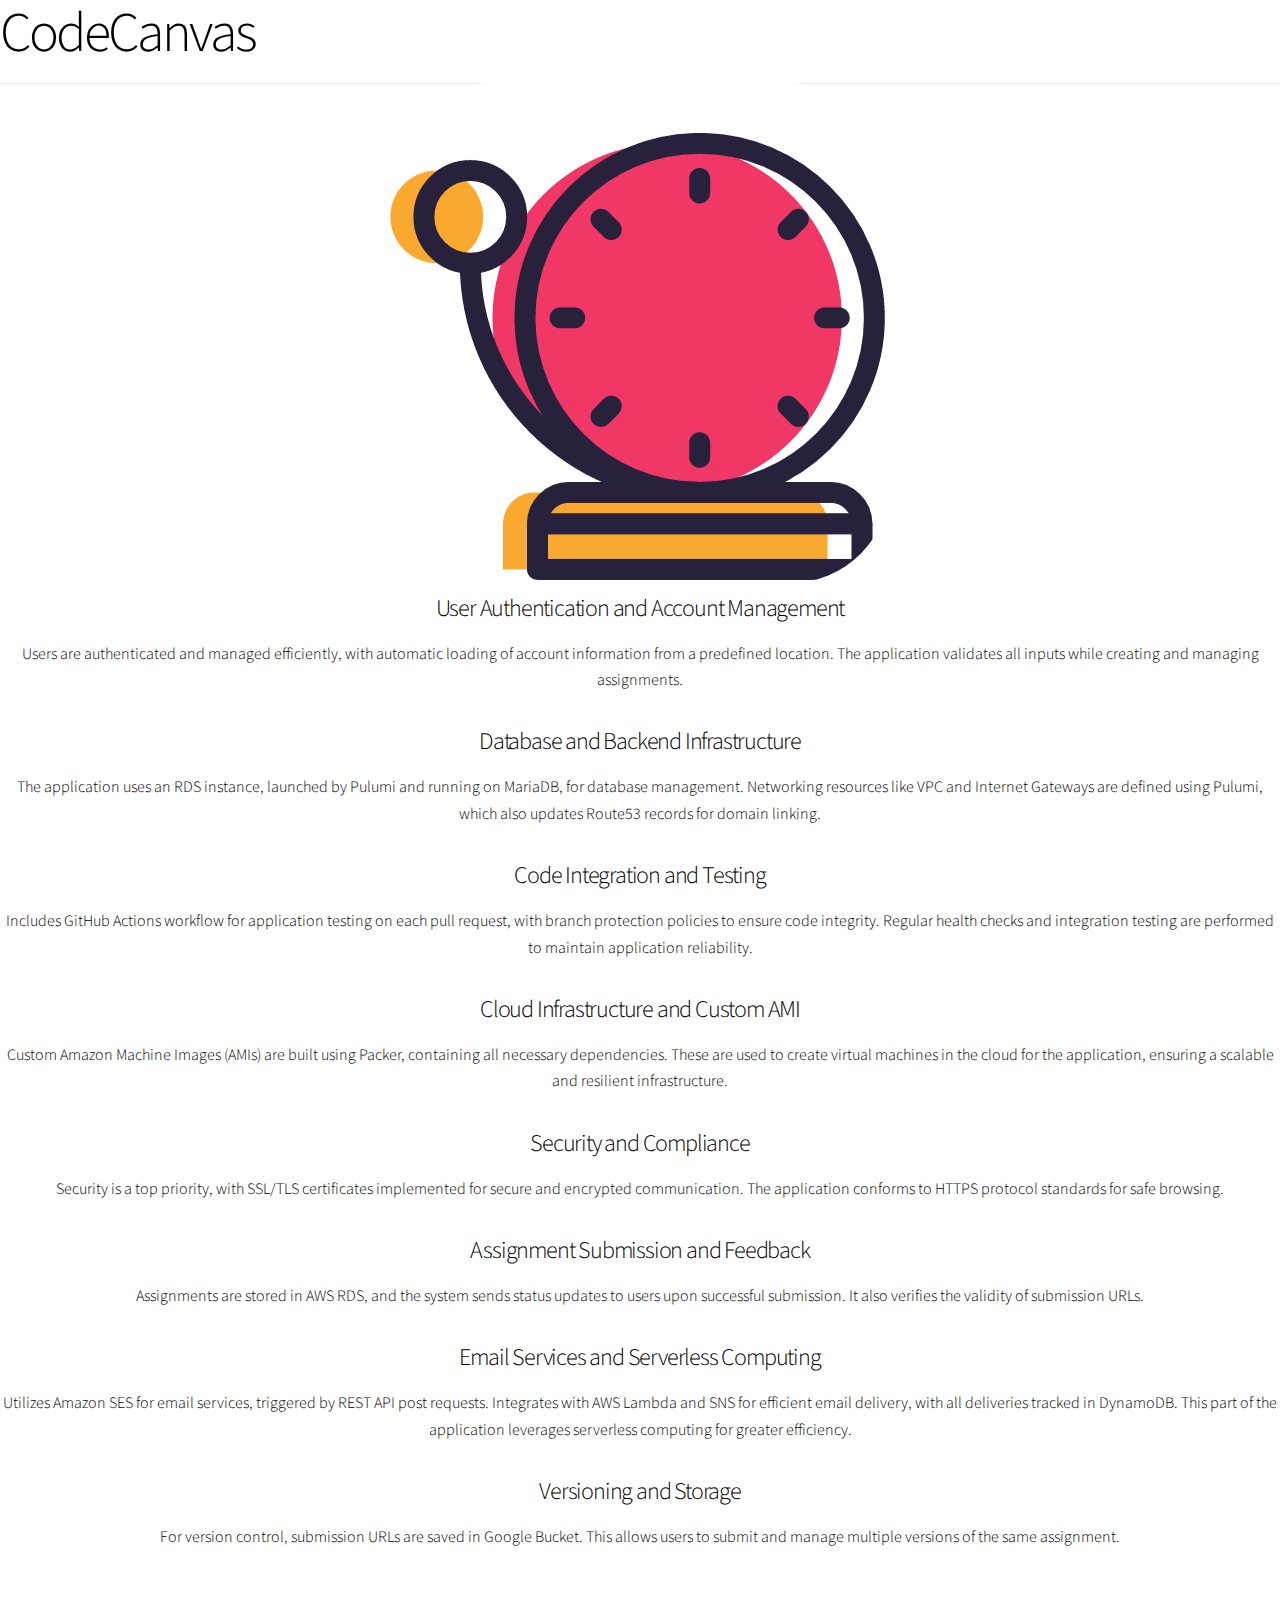
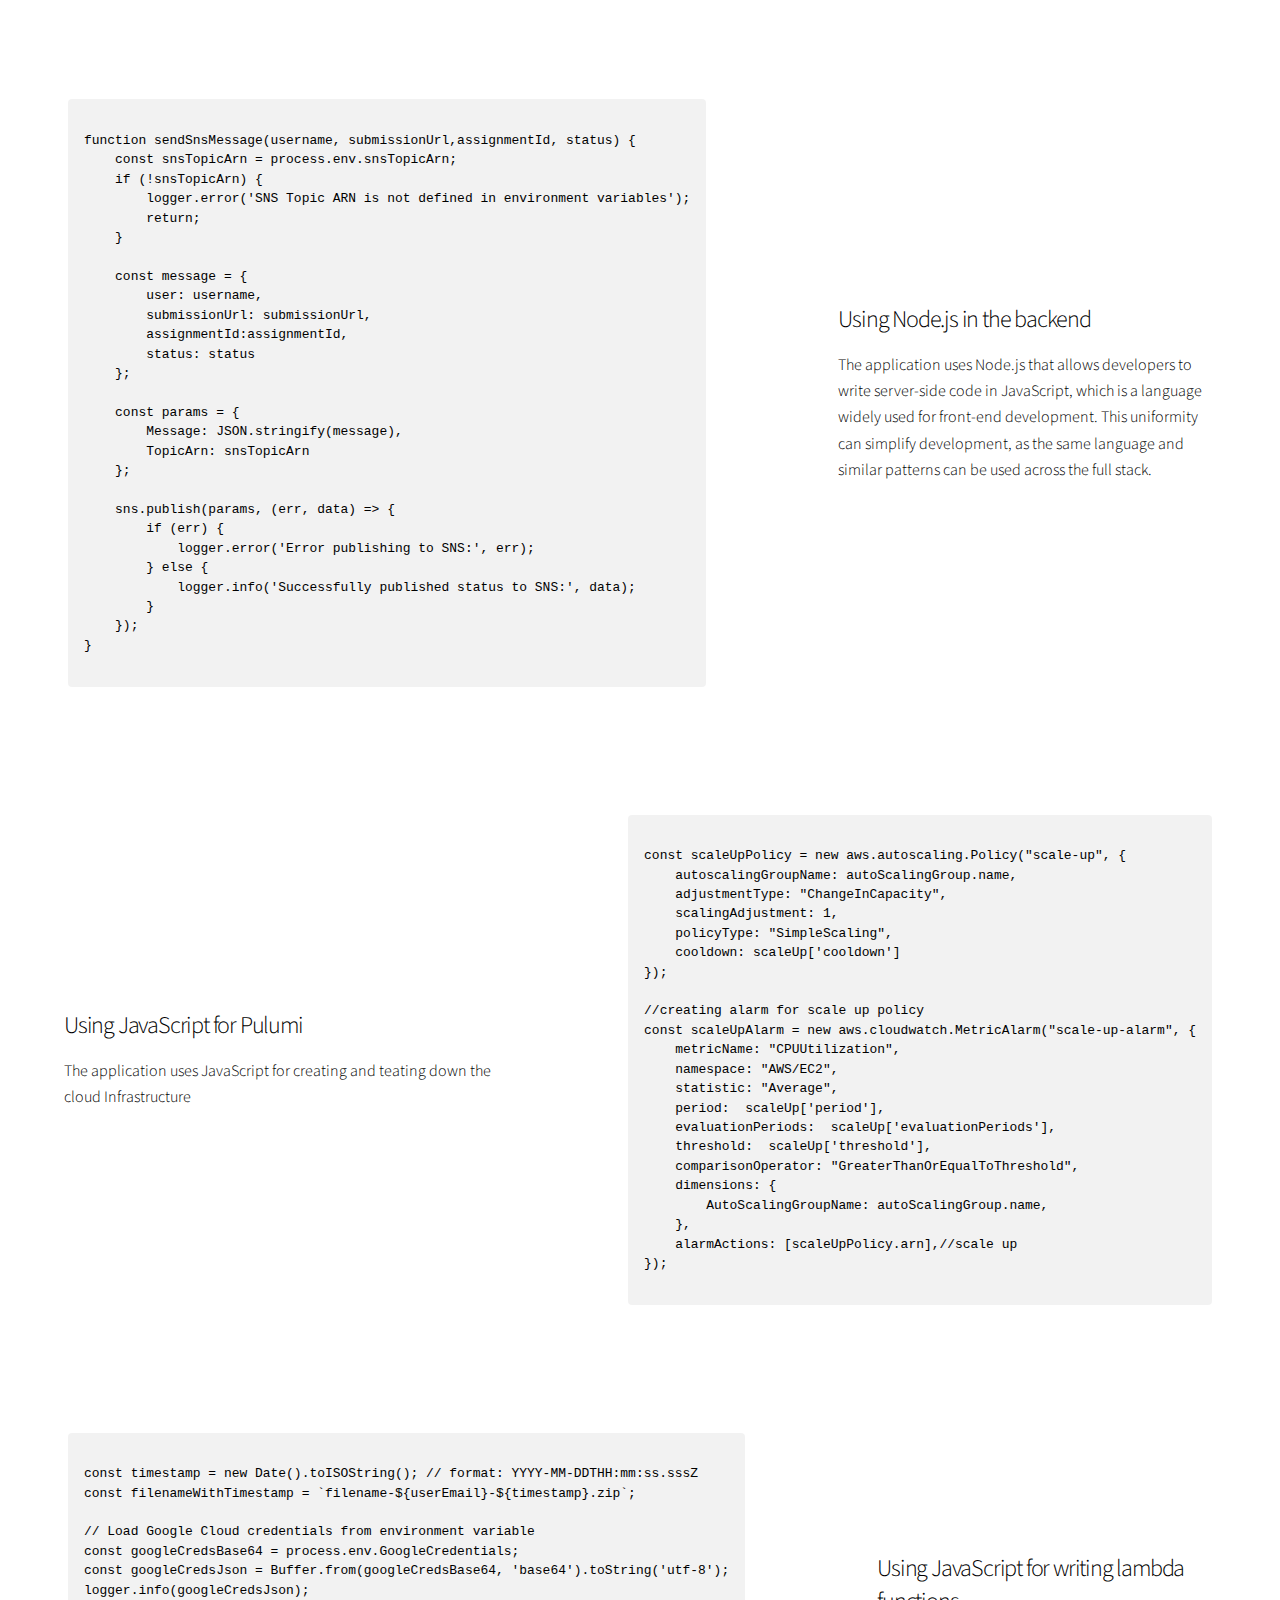
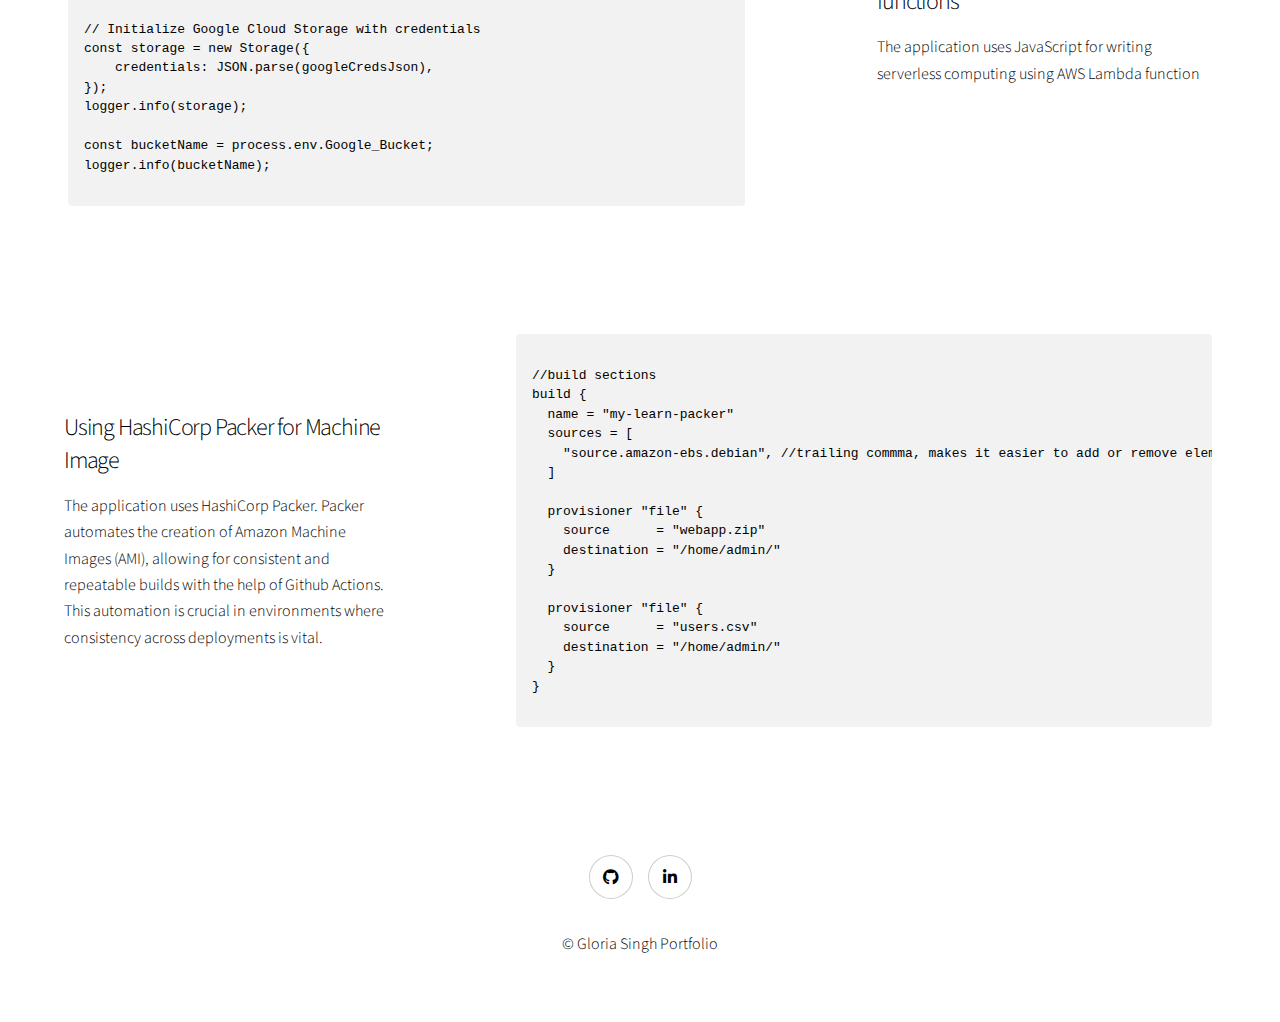
<file: webapp.html>
<!DOCTYPE HTML>
<!--
	author- Gloria Singh
-->
<html>
	<head>
		<title>CodeCanvas</title>
		<meta charset="utf-8" />
		<meta name="viewport" content="width=device-width, initial-scale=1, user-scalable=no" />
		<link rel="stylesheet" href="assets/css/main.css" />
		<noscript><link rel="stylesheet" href="assets/css/noscript.css" /></noscript>
	</head>
	<body class="is-preload">

		<!-- Wrapper -->
			<div id="wrapper" class="divided">

					<!-- One -->
                    <h1>CodeCanvas</h1>
                    <div class="imageAcad">
                        <img src="images/canvas.png" class="imgBorder" alt=""/>

                        <div class="content details">
                           
                            
                            <h3>User Authentication and Account Management</h3>
                            <p>Users are authenticated and managed efficiently, with automatic loading of account information from a predefined location. The application validates all inputs while creating and managing assignments.</p>
                        
                            <h3>Database and Backend Infrastructure</h2>
                            <p>The application uses an RDS instance, launched by Pulumi and running on MariaDB, for database management. Networking resources like VPC and Internet Gateways are defined using Pulumi, which also updates Route53 records for domain linking.</p>
                        
                            <h3>Code Integration and Testing</h3>
                            <p>Includes GitHub Actions workflow for application testing on each pull request, with branch protection policies to ensure code integrity. Regular health checks and integration testing are performed to maintain application reliability.</p>
                        
                            <h3>Cloud Infrastructure and Custom AMI</h3>
                            <p>Custom Amazon Machine Images (AMIs) are built using Packer, containing all necessary dependencies. These are used to create virtual machines in the cloud for the application, ensuring a scalable and resilient infrastructure.</p>
                        
                            <h3>Security and Compliance</h3>
                            <p>Security is a top priority, with SSL/TLS certificates implemented for secure and encrypted communication. The application conforms to HTTPS protocol standards for safe browsing.</p>
                        
                            <h3>Assignment Submission and Feedback</h3>
                            <p>Assignments are stored in AWS RDS, and the system sends status updates to users upon successful submission. It also verifies the validity of submission URLs.</p>
                        
                            <h3>Email Services and Serverless Computing</h3>
                            <p>Utilizes Amazon SES for email services, triggered by REST API post requests. Integrates with AWS Lambda and SNS for efficient email delivery, with all deliveries tracked in DynamoDB. This part of the application leverages serverless computing for greater efficiency.</p>
                        
                            <h3>Versioning and Storage</h3>
                            <p>For version control, submission URLs are saved in Google Bucket. This allows users to submit and manage multiple versions of the same assignment.</p>
                        </div>
                        
                        

                <br>
                <br>

				<!-- Three -->
				<section class="spotlight style1 orient-right content-align-left image-position-center onscroll-image-fade-in" id="second">
					<div class="content">
						<h3>Using Node.js in the backend</h3>
				
                    <ul class="actions stacked">
                        <li> The application uses Node.js that allows developers to write server-side code in JavaScript, which is a language widely used for front-end development. This uniformity can simplify development, as the same language and similar patterns can be used across the full stack.</li>
                    </ul>
                </div>

                <div class="content">
                <pre><code>
function sendSnsMessage(username, submissionUrl,assignmentId, status) {
    const snsTopicArn = process.env.snsTopicArn;
    if (!snsTopicArn) {
        logger.error('SNS Topic ARN is not defined in environment variables');
        return;
    }
    
    const message = {
        user: username,
        submissionUrl: submissionUrl,
        assignmentId:assignmentId,
        status: status
    };
    
    const params = {
        Message: JSON.stringify(message),
        TopicArn: snsTopicArn
    };
    
    sns.publish(params, (err, data) => {
        if (err) {
            logger.error('Error publishing to SNS:', err);
        } else {
            logger.info('Successfully published status to SNS:', data);
        }
    });
}
            </code></pre>
            </div>
            </section>

				<!-- Four -->
				<section class="spotlight style1 orient-left content-align-left image-position-center onscroll-image-fade-in">
					<div class="content">
						<h3>Using JavaScript for Pulumi</h3>
						<ul class="actions stacked">
							<li> The application uses JavaScript for creating and teating down the cloud Infrastructure</li>
						</ul>
					</div>
                    <div class="content">
                    <pre><code>
const scaleUpPolicy = new aws.autoscaling.Policy("scale-up", {
    autoscalingGroupName: autoScalingGroup.name,
    adjustmentType: "ChangeInCapacity",
    scalingAdjustment: 1,
    policyType: "SimpleScaling",
    cooldown: scaleUp['cooldown']
});

//creating alarm for scale up policy
const scaleUpAlarm = new aws.cloudwatch.MetricAlarm("scale-up-alarm", {
    metricName: "CPUUtilization",
    namespace: "AWS/EC2",
    statistic: "Average",
    period:  scaleUp['period'],
    evaluationPeriods:  scaleUp['evaluationPeriods'],
    threshold:  scaleUp['threshold'],
    comparisonOperator: "GreaterThanOrEqualToThreshold",
    dimensions: {
        AutoScalingGroupName: autoScalingGroup.name,
    },
    alarmActions: [scaleUpPolicy.arn],//scale up
});
                </code></pre>
                </div>
				</section>

                <!-- Five -->
				<section class="spotlight style1 orient-right content-align-left image-position-center onscroll-image-fade-in" id="second">
					<div class="content">
						<h3>Using JavaScript for writing lambda functions</h3>
						<ul class="actions stacked"> 
							<li>The application uses JavaScript for writing serverless computing using AWS Lambda function</li>
						</ul>
					</div>
                    <div class="content">
                    <pre><code>
const timestamp = new Date().toISOString(); // format: YYYY-MM-DDTHH:mm:ss.sssZ
const filenameWithTimestamp = `filename-${userEmail}-${timestamp}.zip`;

// Load Google Cloud credentials from environment variable
const googleCredsBase64 = process.env.GoogleCredentials;
const googleCredsJson = Buffer.from(googleCredsBase64, 'base64').toString('utf-8');
logger.info(googleCredsJson);

// Initialize Google Cloud Storage with credentials
const storage = new Storage({
    credentials: JSON.parse(googleCredsJson),
});
logger.info(storage);

const bucketName = process.env.Google_Bucket;
logger.info(bucketName);
                </code></pre>
				</div>
                </section>

                <!-- Six -->
				<section class="spotlight style1 orient-left content-align-left image-position-center onscroll-image-fade-in">
					<div class="content">
						<h3>Using HashiCorp Packer for Machine Image</h3>
						<ul class="actions stacked">
							<li> The application uses HashiCorp Packer. Packer automates the creation of Amazon Machine Images (AMI), allowing for consistent and repeatable builds with the help of Github Actions. This automation is crucial in environments where consistency across deployments is vital.</li>
						</ul>
					</div>
                    <div class="content">
                    <pre><code>
//build sections
build {
  name = "my-learn-packer"
  sources = [
    "source.amazon-ebs.debian", //trailing commma, makes it easier to add or remove elements from the list 
  ]

  provisioner "file" {
    source      = "webapp.zip"
    destination = "/home/admin/"
  }

  provisioner "file" {
    source      = "users.csv"
    destination = "/home/admin/"
  }
}
          </code></pre>
                </div>
				</section>

				<!-- Footer -->
					<footer class="wrapper style1 align-center">
						<div class="inner">
							<ul class="icons">
								<li><a href="https://github.com/gloriasingh08" class="icon brands style2 fa-github"><span class="label">Github</span></a></li>
								<li><a href="https://www.linkedin.com/in/gloria-singh-a44a44192/" class="icon brands style2 fa-linkedin-in"><span class="label">LinkedIn</span></a></li>
							</ul>
							<p>&copy; Gloria Singh Portfolio</p>
						</div>
					</footer>

			</div>

		<!-- Scripts -->
			<script src="assets/js/jquery.min.js"></script>
			<script src="assets/js/jquery.scrollex.min.js"></script>
			<script src="assets/js/jquery.scrolly.min.js"></script>
			<script src="assets/js/browser.min.js"></script>
			<script src="assets/js/breakpoints.min.js"></script>
			<script src="assets/js/util.js"></script>
			<script src="assets/js/main.js"></script>

	</body>
</html>
</file>
<file: assets/css/noscript.css>
/*
	Story by HTML5 UP
	html5up.net | @ajlkn
	Free for personal and commercial use under the CCA 3.0 license (html5up.net/license)
*/

/* Banner (transitions) */

	.banner.onload-content-fade-up .content {
		-moz-transition: none;
		-webkit-transition: none;
		-ms-transition: none;
		transition: none;
	}

	body.is-preload .banner.onload-content-fade-up .content {
		-moz-transform: none;
		-webkit-transform: none;
		-ms-transform: none;
		transform: none;
		opacity: 1;
	}

	.banner.onload-content-fade-down .content {
		-moz-transition: none;
		-webkit-transition: none;
		-ms-transition: none;
		transition: none;
	}

	body.is-preload .banner.onload-content-fade-down .content {
		-moz-transform: none;
		-webkit-transform: none;
		-ms-transform: none;
		transform: none;
		opacity: 1;
	}

	.banner.onload-content-fade-left .content {
		-moz-transition: none;
		-webkit-transition: none;
		-ms-transition: none;
		transition: none;
	}

	body.is-preload .banner.onload-content-fade-left .content {
		-moz-transform: none;
		-webkit-transform: none;
		-ms-transform: none;
		transform: none;
		opacity: 1;
	}

	.banner.onload-content-fade-right .content {
		-moz-transition: none;
		-webkit-transition: none;
		-ms-transition: none;
		transition: none;
	}

	body.is-preload .banner.onload-content-fade-right .content {
		-moz-transform: none;
		-webkit-transform: none;
		-ms-transform: none;
		transform: none;
		opacity: 1;
	}

	.banner.onload-content-fade-in .content {
		-moz-transition: none;
		-webkit-transition: none;
		-ms-transition: none;
		transition: none;
	}

	body.is-preload .banner.onload-content-fade-in .content {
		-moz-transform: none;
		-webkit-transform: none;
		-ms-transform: none;
		transform: none;
		opacity: 1;
	}

	.banner.onload-image-fade-up .image {
		-moz-transition: none;
		-webkit-transition: none;
		-ms-transition: none;
		transition: none;
	}

		.banner.onload-image-fade-up .image img {
			-moz-transition: none;
			-webkit-transition: none;
			-ms-transition: none;
			transition: none;
		}

	body.is-preload .banner.onload-image-fade-up .image {
		-moz-transform: none;
		-webkit-transform: none;
		-ms-transform: none;
		transform: none;
		opacity: 1;
	}

		body.is-preload .banner.onload-image-fade-up .image img {
			opacity: 1;
		}

	.banner.onload-image-fade-down .image {
		-moz-transition: none;
		-webkit-transition: none;
		-ms-transition: none;
		transition: none;
	}

		.banner.onload-image-fade-down .image img {
			-moz-transition: none;
			-webkit-transition: none;
			-ms-transition: none;
			transition: none;
		}

	body.is-preload .banner.onload-image-fade-down .image {
		-moz-transform: none;
		-webkit-transform: none;
		-ms-transform: none;
		transform: none;
		opacity: 1;
	}

		body.is-preload .banner.onload-image-fade-down .image img {
			opacity: 1;
		}

	.banner.onload-image-fade-left .image {
		-moz-transition: none;
		-webkit-transition: none;
		-ms-transition: none;
		transition: none;
	}

		.banner.onload-image-fade-left .image img {
			-moz-transition: none;
			-webkit-transition: none;
			-ms-transition: none;
			transition: none;
		}

	body.is-preload .banner.onload-image-fade-left .image {
		-moz-transform: none;
		-webkit-transform: none;
		-ms-transform: none;
		transform: none;
		opacity: 1;
	}

		body.is-preload .banner.onload-image-fade-left .image img {
			opacity: 1;
		}

	.banner.onload-image-fade-right .image {
		-moz-transition: none;
		-webkit-transition: none;
		-ms-transition: none;
		transition: none;
	}

		.banner.onload-image-fade-right .image img {
			-moz-transition: none;
			-webkit-transition: none;
			-ms-transition: none;
			transition: none;
		}

	body.is-preload .banner.onload-image-fade-right .image {
		-moz-transform: none;
		-webkit-transform: none;
		-ms-transform: none;
		transform: none;
		opacity: 1;
	}

		body.is-preload .banner.onload-image-fade-right .image img {
			opacity: 1;
		}

	.banner.onload-image-fade-in .image img {
		-moz-transition: none;
		-webkit-transition: none;
		-ms-transition: none;
		transition: none;
	}

	body.is-preload .banner.onload-image-fade-in .image img {
		opacity: 1;
	}

	.banner.onscroll-content-fade-up .content {
		-moz-transition: none;
		-webkit-transition: none;
		-ms-transition: none;
		transition: none;
	}

	.banner.onscroll-content-fade-up.is-inactive .content {
		-moz-transform: none;
		-webkit-transform: none;
		-ms-transform: none;
		transform: none;
		opacity: 1;
	}

	.banner.onscroll-content-fade-down .content {
		-moz-transition: none;
		-webkit-transition: none;
		-ms-transition: none;
		transition: none;
	}

	.banner.onscroll-content-fade-down.is-inactive .content {
		-moz-transform: none;
		-webkit-transform: none;
		-ms-transform: none;
		transform: none;
		opacity: 1;
	}

	.banner.onscroll-content-fade-left .content {
		-moz-transition: none;
		-webkit-transition: none;
		-ms-transition: none;
		transition: none;
	}

	.banner.onscroll-content-fade-left.is-inactive .content {
		-moz-transform: none;
		-webkit-transform: none;
		-ms-transform: none;
		transform: none;
		opacity: 1;
	}

	.banner.onscroll-content-fade-right .content {
		-moz-transition: none;
		-webkit-transition: none;
		-ms-transition: none;
		transition: none;
	}

	.banner.onscroll-content-fade-right.is-inactive .content {
		-moz-transform: none;
		-webkit-transform: none;
		-ms-transform: none;
		transform: none;
		opacity: 1;
	}

	.banner.onscroll-content-fade-in .content {
		-moz-transition: none;
		-webkit-transition: none;
		-ms-transition: none;
		transition: none;
	}

	.banner.onscroll-content-fade-in.is-inactive .content {
		-moz-transform: none;
		-webkit-transform: none;
		-ms-transform: none;
		transform: none;
		opacity: 1;
	}

	.banner.onscroll-image-fade-up .image {
		-moz-transition: none;
		-webkit-transition: none;
		-ms-transition: none;
		transition: none;
	}

		.banner.onscroll-image-fade-up .image img {
			-moz-transition: none;
			-webkit-transition: none;
			-ms-transition: none;
			transition: none;
		}

	.banner.onscroll-image-fade-up.is-inactive .image {
		-moz-transform: none;
		-webkit-transform: none;
		-ms-transform: none;
		transform: none;
		opacity: 1;
	}

		.banner.onscroll-image-fade-up.is-inactive .image img {
			opacity: 1;
		}

	.banner.onscroll-image-fade-down .image {
		-moz-transition: none;
		-webkit-transition: none;
		-ms-transition: none;
		transition: none;
	}

		.banner.onscroll-image-fade-down .image img {
			-moz-transition: none;
			-webkit-transition: none;
			-ms-transition: none;
			transition: none;
		}

	.banner.onscroll-image-fade-down.is-inactive .image {
		-moz-transform: none;
		-webkit-transform: none;
		-ms-transform: none;
		transform: none;
		opacity: 1;
	}

		.banner.onscroll-image-fade-down.is-inactive .image img {
			opacity: 1;
		}

	.banner.onscroll-image-fade-left .image {
		-moz-transition: none;
		-webkit-transition: none;
		-ms-transition: none;
		transition: none;
	}

		.banner.onscroll-image-fade-left .image img {
			-moz-transition: none;
			-webkit-transition: none;
			-ms-transition: none;
			transition: none;
		}

	.banner.onscroll-image-fade-left.is-inactive .image {
		-moz-transform: none;
		-webkit-transform: none;
		-ms-transform: none;
		transform: none;
		opacity: 1;
	}

		.banner.onscroll-image-fade-left.is-inactive .image img {
			opacity: 1;
		}

	.banner.onscroll-image-fade-right .image {
		-moz-transition: none;
		-webkit-transition: none;
		-ms-transition: none;
		transition: none;
	}

		.banner.onscroll-image-fade-right .image img {
			-moz-transition: none;
			-webkit-transition: none;
			-ms-transition: none;
			transition: none;
		}

	.banner.onscroll-image-fade-right.is-inactive .image {
		-moz-transform: none;
		-webkit-transform: none;
		-ms-transform: none;
		transform: none;
		opacity: 1;
	}

		.banner.onscroll-image-fade-right.is-inactive .image img {
			opacity: 1;
		}

	.banner.onscroll-image-fade-in .image img {
		-moz-transition: none;
		-webkit-transition: none;
		-ms-transition: none;
		transition: none;
	}

	.banner.onscroll-image-fade-in.is-inactive .image img {
		opacity: 1;
	}
</file>
<file: assets/css/main.css>
@import url(fontawesome-all.min.css);
@import url("https://fonts.googleapis.com/css?family=Source+Sans+Pro:300,300i,400,400i");

/*
	Story by HTML5 UP
	html5up.net | @ajlkn
	Free for personal and commercial use under the CCA 3.0 license (html5up.net/license)
*/

html, body, div, span, applet, object,
iframe, h1, h2, h3, h4, h5, h6, p, blockquote,
pre, a, abbr, acronym, address, big, cite,
code, del, dfn, em, img, ins, kbd, q, s, samp,
small, strike, strong, sub, sup, tt, var, b,
u, i, center, dl, dt, dd, ol, ul, li, fieldset,
form, label, legend, table, caption, tbody,
tfoot, thead, tr, th, td, article, aside,
canvas, details, embed, figure, figcaption,
footer, header, hgroup, menu, nav, output, ruby,
section, summary, time, mark, audio, video {
	margin: 0;
	padding: 0;
	border: 0;
	font-size: 100%;
	font: inherit;
	vertical-align: baseline;}

article, aside, details, figcaption, figure,
footer, header, hgroup, menu, nav, section {
	display: block;}

body {
	line-height: 1;
}

ol, ul {
	list-style: none;
}

blockquote, q {
	quotes: none;
}

	blockquote:before, blockquote:after, q:before, q:after {
		content: '';
		content: none;
	}

table {
	border-collapse: collapse;
	border-spacing: 0;
}

body {
	-webkit-text-size-adjust: none;
}

mark {
	background-color: transparent;
	color: inherit;
}

input::-moz-focus-inner {
	border: 0;
	padding: 0;
}

input, select, textarea {
	-moz-appearance: none;
	-webkit-appearance: none;
	-ms-appearance: none;
	appearance: none;
}

/* Basic */

	@-ms-viewport {
		width: device-width;
	}

	body {
		-ms-overflow-style: scrollbar;
	}

	@media screen and (max-width: 480px) {

		html, body {
			min-width: 320px;
		}

	}

	html {
		box-sizing: border-box;
	}

	*, *:before, *:after {
		box-sizing: inherit;
	}

	body {
		background: #ffffff;
	}

		body.is-preload *, body.is-preload *:before, body.is-preload *:after {
			-moz-animation: none !important;
			-webkit-animation: none !important;
			-ms-animation: none !important;
			animation: none !important;
			-moz-transition: none !important;
			-webkit-transition: none !important;
			-ms-transition: none !important;
			transition: none !important;
		}

/* Type */

	html {
		font-size: 18pt;
	}

		@media screen and (max-width: 1680px) {

			html {
				font-size: 14pt;
			}

		}

		@media screen and (max-width: 1280px) {

			html {
				font-size: 12pt;
			}

		}

		@media screen and (max-width: 736px) {

			html {
				font-size: 11pt;
			}

		}

		@media screen and (max-width: 360px) {

			html {
				font-size: 10pt;
			}

		}

	body {
		background-color: #ffffff;
		color: #000000;
	}

	body, input, select, textarea {
		font-family: "Source Sans Pro", Helvetica, sans-serif;
		font-size: 1rem;
		font-weight: 300;
		line-height: 1.65;
	}

	a {
		-moz-transition: color 0.2s ease-in-out;
		-webkit-transition: color 0.2s ease-in-out;
		-ms-transition: color 0.2s ease-in-out;
		transition: color 0.2s ease-in-out;
		text-decoration: underline;
	}

		a:hover {
			text-decoration: none;
		}

	strong, b {
		font-weight: 400;
	}

	em, i {
		font-style: italic;
	}

	p {
		margin: 0 0 2rem 0;
	}

		p.major {
			font-size: 1.25rem;
		}

	h1, h2, h3, h4, h5, h6 {
		font-weight: 300;
		line-height: 1.375;
		letter-spacing: -0.05em;
		margin: 0 0 1rem 0;
	}

		h1 a, h2 a, h3 a, h4 a, h5 a, h6 a {
			color: inherit;
			text-decoration: none;
		}

	h1 {
		font-size: 3.5rem;
		line-height: 1.2;
	}

	h2 {
		font-size: 2.25rem;
	}

	h3 {
		font-size: 1.5rem;
	}

	h4 {
		font-size: 1.1rem;
	}

	h5 {
		font-size: 0.9rem;
	}

	h6 {
		font-size: 0.7rem;
	}

	sub {
		font-size: 0.8rem;
		position: relative;
		top: 0.5rem;
	}

	sup {
		font-size: 0.8rem;
		position: relative;
		top: -0.5rem;
	}

	blockquote {
		border-left: solid 4px;
		font-style: italic;
		margin: 0 0 2rem 0;
		padding: 0.5rem 0 0.5rem 2rem;
	}

	code {
		border-radius: 4px;
		font-family: "Courier New", monospace;
		font-size: 0.9em;
		margin: 0 0.25rem;
		padding: 0.25rem 0.325rem;
	}

	pre {
		-webkit-overflow-scrolling: touch;
		font-family: "Courier New", monospace;
		font-size: 0.9em;
		margin: 0 0 2rem 0;
	}

		pre code {
			display: block;
			line-height: 1.5;
			padding: 0.75rem 1rem;
			overflow-x: auto;
		}

	hr {
		border: 0;
		border-bottom: solid 1px;
		margin: 2.5rem 0;
	}

		hr.major {
			margin: 3.5rem 0;
		}

	.align-left {
		text-align: left;
	}

	.align-center {
		text-align: center;
	}

	.align-right {
		text-align: right;
	}

	@media screen and (max-width: 736px) {

		p.major {
			font-size: 1.1rem;
		}

		h1 {
			font-size: 2.5rem;
		}

		h2 {
			font-size: 2rem;
		}

		h3 {
			font-size: 1.25rem;
		}

		h4 {
			font-size: 1rem;
		}

	}

	input, select, textarea {
		color: #000000;
	}

	a {
		color: #000000;
	}

		a:hover {
			color: #47D3E5;
		}

	strong, b {
		color: #000000;
	}

	h1, h2, h3, h4, h5, h6 {
		color: #000000;
	}

	blockquote {
		border-left-color: rgba(0, 0, 0, 0.2);
	}

	code {
		background: rgba(0, 0, 0, 0.05);
		border-color: rgba(0, 0, 0, 0.2);
	}

	hr {
		border-bottom-color: rgba(0, 0, 0, 0.2);
	}

/* Row */

	.row {
		display: flex;
		flex-wrap: wrap;
		box-sizing: border-box;
		align-items: stretch;
	}

		.row > * {
			box-sizing: border-box;
		}

		.row.gtr-uniform > * > :last-child {
			margin-bottom: 0;
		}

		.row.aln-left {
			justify-content: flex-start;
		}

		.row.aln-center {
			justify-content: center;
		}

		.row.aln-right {
			justify-content: flex-end;
		}

		.row.aln-top {
			align-items: flex-start;
		}

		.row.aln-middle {
			align-items: center;
		}

		.row.aln-bottom {
			align-items: flex-end;
		}

		.row > .imp {
			order: -1;
		}

		.row > .col-1 {
			width: 8.33333%;
		}

		.row > .off-1 {
			margin-left: 8.33333%;
		}

		.row > .col-2 {
			width: 16.66667%;
		}

		.row > .off-2 {
			margin-left: 16.66667%;
		}

		.row > .col-3 {
			width: 25%;
		}

		.row > .off-3 {
			margin-left: 25%;
		}

		.row > .col-4 {
			width: 33.33333%;
		}

		.row > .off-4 {
			margin-left: 33.33333%;
		}

		.row > .col-5 {
			width: 41.66667%;
		}

		.row > .off-5 {
			margin-left: 41.66667%;
		}

		.row > .col-6 {
			width: 50%;
		}

		.row > .off-6 {
			margin-left: 50%;
		}

		.row > .col-7 {
			width: 58.33333%;
		}

		.row > .off-7 {
			margin-left: 58.33333%;
		}

		.row > .col-8 {
			width: 66.66667%;
		}

		.row > .off-8 {
			margin-left: 66.66667%;
		}

		.row > .col-9 {
			width: 75%;
		}

		.row > .off-9 {
			margin-left: 75%;
		}

		.row > .col-10 {
			width: 83.33333%;
		}

		.row > .off-10 {
			margin-left: 83.33333%;
		}

		.row > .col-11 {
			width: 91.66667%;
		}

		.row > .off-11 {
			margin-left: 91.66667%;
		}

		.row > .col-12 {
			width: 100%;
		}

		.row > .off-12 {
			margin-left: 100%;
		}

		.row.gtr-0 {
			margin-top: 0;
			margin-left: 0rem;
		}

			.row.gtr-0 > * {
				padding: 0 0 0 0rem;
			}

			.row.gtr-0.gtr-uniform {
				margin-top: 0rem;
			}

				.row.gtr-0.gtr-uniform > * {
					padding-top: 0rem;
				}

		.row.gtr-25 {
			margin-top: 0;
			margin-left: -0.5rem;
		}

			.row.gtr-25 > * {
				padding: 0 0 0 0.5rem;
			}

			.row.gtr-25.gtr-uniform {
				margin-top: -0.5rem;
			}

				.row.gtr-25.gtr-uniform > * {
					padding-top: 0.5rem;
				}

		.row.gtr-50 {
			margin-top: 0;
			margin-left: -1rem;
		}

			.row.gtr-50 > * {
				padding: 0 0 0 1rem;
			}

			.row.gtr-50.gtr-uniform {
				margin-top: -1rem;
			}

				.row.gtr-50.gtr-uniform > * {
					padding-top: 1rem;
				}

		.row {
			margin-top: 0;
			margin-left: -2rem;
		}

			.row > * {
				padding: 0 0 0 2rem;
			}

			.row.gtr-uniform {
				margin-top: -2rem;
			}

				.row.gtr-uniform > * {
					padding-top: 2rem;
				}

		.row.gtr-150 {
			margin-top: 0;
			margin-left: -3rem;
		}

			.row.gtr-150 > * {
				padding: 0 0 0 3rem;
			}

			.row.gtr-150.gtr-uniform {
				margin-top: -3rem;
			}

				.row.gtr-150.gtr-uniform > * {
					padding-top: 3rem;
				}

		.row.gtr-200 {
			margin-top: 0;
			margin-left: -4rem;
		}

			.row.gtr-200 > * {
				padding: 0 0 0 4rem;
			}

			.row.gtr-200.gtr-uniform {
				margin-top: -4rem;
			}

				.row.gtr-200.gtr-uniform > * {
					padding-top: 4rem;
				}

		@media screen and (max-width: 1680px) {

			.row {
				display: flex;
				flex-wrap: wrap;
				box-sizing: border-box;
				align-items: stretch;
			}

				.row > * {
					box-sizing: border-box;
				}

				.row.gtr-uniform > * > :last-child {
					margin-bottom: 0;
				}

				.row.aln-left {
					justify-content: flex-start;
				}

				.row.aln-center {
					justify-content: center;
				}

				.row.aln-right {
					justify-content: flex-end;
				}

				.row.aln-top {
					align-items: flex-start;
				}

				.row.aln-middle {
					align-items: center;
				}

				.row.aln-bottom {
					align-items: flex-end;
				}

				.row > .imp-xlarge {
					order: -1;
				}

				.row > .col-1-xlarge {
					width: 8.33333%;
				}

				.row > .off-1-xlarge {
					margin-left: 8.33333%;
				}

				.row > .col-2-xlarge {
					width: 16.66667%;
				}

				.row > .off-2-xlarge {
					margin-left: 16.66667%;
				}

				.row > .col-3-xlarge {
					width: 25%;
				}

				.row > .off-3-xlarge {
					margin-left: 25%;
				}

				.row > .col-4-xlarge {
					width: 33.33333%;
				}

				.row > .off-4-xlarge {
					margin-left: 33.33333%;
				}

				.row > .col-5-xlarge {
					width: 41.66667%;
				}

				.row > .off-5-xlarge {
					margin-left: 41.66667%;
				}

				.row > .col-6-xlarge {
					width: 50%;
				}

				.row > .off-6-xlarge {
					margin-left: 50%;
				}

				.row > .col-7-xlarge {
					width: 58.33333%;
				}

				.row > .off-7-xlarge {
					margin-left: 58.33333%;
				}

				.row > .col-8-xlarge {
					width: 66.66667%;
				}

				.row > .off-8-xlarge {
					margin-left: 66.66667%;
				}

				.row > .col-9-xlarge {
					width: 75%;
				}

				.row > .off-9-xlarge {
					margin-left: 75%;
				}

				.row > .col-10-xlarge {
					width: 83.33333%;
				}

				.row > .off-10-xlarge {
					margin-left: 83.33333%;
				}

				.row > .col-11-xlarge {
					width: 91.66667%;
				}

				.row > .off-11-xlarge {
					margin-left: 91.66667%;
				}

				.row > .col-12-xlarge {
					width: 100%;
				}

				.row > .off-12-xlarge {
					margin-left: 100%;
				}

				.row.gtr-0 {
					margin-top: 0;
					margin-left: 0rem;
				}

					.row.gtr-0 > * {
						padding: 0 0 0 0rem;
					}

					.row.gtr-0.gtr-uniform {
						margin-top: 0rem;
					}

						.row.gtr-0.gtr-uniform > * {
							padding-top: 0rem;
						}

				.row.gtr-25 {
					margin-top: 0;
					margin-left: -0.5rem;
				}

					.row.gtr-25 > * {
						padding: 0 0 0 0.5rem;
					}

					.row.gtr-25.gtr-uniform {
						margin-top: -0.5rem;
					}

						.row.gtr-25.gtr-uniform > * {
							padding-top: 0.5rem;
						}

				.row.gtr-50 {
					margin-top: 0;
					margin-left: -1rem;
				}

					.row.gtr-50 > * {
						padding: 0 0 0 1rem;
					}

					.row.gtr-50.gtr-uniform {
						margin-top: -1rem;
					}

						.row.gtr-50.gtr-uniform > * {
							padding-top: 1rem;
						}

				.row {
					margin-top: 0;
					margin-left: -2rem;
				}

					.row > * {
						padding: 0 0 0 2rem;
					}

					.row.gtr-uniform {
						margin-top: -2rem;
					}

						.row.gtr-uniform > * {
							padding-top: 2rem;
						}

				.row.gtr-150 {
					margin-top: 0;
					margin-left: -3rem;
				}

					.row.gtr-150 > * {
						padding: 0 0 0 3rem;
					}

					.row.gtr-150.gtr-uniform {
						margin-top: -3rem;
					}

						.row.gtr-150.gtr-uniform > * {
							padding-top: 3rem;
						}

				.row.gtr-200 {
					margin-top: 0;
					margin-left: -4rem;
				}

					.row.gtr-200 > * {
						padding: 0 0 0 4rem;
					}

					.row.gtr-200.gtr-uniform {
						margin-top: -4rem;
					}

						.row.gtr-200.gtr-uniform > * {
							padding-top: 4rem;
						}

		}

		@media screen and (max-width: 1280px) {

			.row {
				display: flex;
				flex-wrap: wrap;
				box-sizing: border-box;
				align-items: stretch;
			}

				.row > * {
					box-sizing: border-box;
				}

				.row.gtr-uniform > * > :last-child {
					margin-bottom: 0;
				}

				.row.aln-left {
					justify-content: flex-start;
				}

				.row.aln-center {
					justify-content: center;
				}

				.row.aln-right {
					justify-content: flex-end;
				}

				.row.aln-top {
					align-items: flex-start;
				}

				.row.aln-middle {
					align-items: center;
				}

				.row.aln-bottom {
					align-items: flex-end;
				}

				.row > .imp-large {
					order: -1;
				}

				.row > .col-1-large {
					width: 8.33333%;
				}

				.row > .off-1-large {
					margin-left: 8.33333%;
				}

				.row > .col-2-large {
					width: 16.66667%;
				}

				.row > .off-2-large {
					margin-left: 16.66667%;
				}

				.row > .col-3-large {
					width: 25%;
				}

				.row > .off-3-large {
					margin-left: 25%;
				}

				.row > .col-4-large {
					width: 33.33333%;
				}

				.row > .off-4-large {
					margin-left: 33.33333%;
				}

				.row > .col-5-large {
					width: 41.66667%;
				}

				.row > .off-5-large {
					margin-left: 41.66667%;
				}

				.row > .col-6-large {
					width: 50%;
				}

				.row > .off-6-large {
					margin-left: 50%;
				}

				.row > .col-7-large {
					width: 58.33333%;
				}

				.row > .off-7-large {
					margin-left: 58.33333%;
				}

				.row > .col-8-large {
					width: 66.66667%;
				}

				.row > .off-8-large {
					margin-left: 66.66667%;
				}

				.row > .col-9-large {
					width: 75%;
				}

				.row > .off-9-large {
					margin-left: 75%;
				}

				.row > .col-10-large {
					width: 83.33333%;
				}

				.row > .off-10-large {
					margin-left: 83.33333%;
				}

				.row > .col-11-large {
					width: 91.66667%;
				}

				.row > .off-11-large {
					margin-left: 91.66667%;
				}

				.row > .col-12-large {
					width: 100%;
				}

				.row > .off-12-large {
					margin-left: 100%;
				}

				.row.gtr-0 {
					margin-top: 0;
					margin-left: 0rem;
				}

					.row.gtr-0 > * {
						padding: 0 0 0 0rem;
					}

					.row.gtr-0.gtr-uniform {
						margin-top: 0rem;
					}

						.row.gtr-0.gtr-uniform > * {
							padding-top: 0rem;
						}

				.row.gtr-25 {
					margin-top: 0;
					margin-left: -0.5rem;
				}

					.row.gtr-25 > * {
						padding: 0 0 0 0.5rem;
					}

					.row.gtr-25.gtr-uniform {
						margin-top: -0.5rem;
					}

						.row.gtr-25.gtr-uniform > * {
							padding-top: 0.5rem;
						}

				.row.gtr-50 {
					margin-top: 0;
					margin-left: -1rem;
				}

					.row.gtr-50 > * {
						padding: 0 0 0 1rem;
					}

					.row.gtr-50.gtr-uniform {
						margin-top: -1rem;
					}

						.row.gtr-50.gtr-uniform > * {
							padding-top: 1rem;
						}

				.row {
					margin-top: 0;
					margin-left: -2rem;
				}

					.row > * {
						padding: 0 0 0 2rem;
					}

					.row.gtr-uniform {
						margin-top: -2rem;
					}

						.row.gtr-uniform > * {
							padding-top: 2rem;
						}

				.row.gtr-150 {
					margin-top: 0;
					margin-left: -3rem;
				}

					.row.gtr-150 > * {
						padding: 0 0 0 3rem;
					}

					.row.gtr-150.gtr-uniform {
						margin-top: -3rem;
					}

						.row.gtr-150.gtr-uniform > * {
							padding-top: 3rem;
						}

				.row.gtr-200 {
					margin-top: 0;
					margin-left: -4rem;
				}

					.row.gtr-200 > * {
						padding: 0 0 0 4rem;
					}

					.row.gtr-200.gtr-uniform {
						margin-top: -4rem;
					}

						.row.gtr-200.gtr-uniform > * {
							padding-top: 4rem;
						}

		}

		@media screen and (max-width: 980px) {

			.row {
				display: flex;
				flex-wrap: wrap;
				box-sizing: border-box;
				align-items: stretch;
			}

				.row > * {
					box-sizing: border-box;
				}

				.row.gtr-uniform > * > :last-child {
					margin-bottom: 0;
				}

				.row.aln-left {
					justify-content: flex-start;
				}

				.row.aln-center {
					justify-content: center;
				}

				.row.aln-right {
					justify-content: flex-end;
				}

				.row.aln-top {
					align-items: flex-start;
				}

				.row.aln-middle {
					align-items: center;
				}

				.row.aln-bottom {
					align-items: flex-end;
				}

				.row > .imp-medium {
					order: -1;
				}

				.row > .col-1-medium {
					width: 8.33333%;
				}

				.row > .off-1-medium {
					margin-left: 8.33333%;
				}

				.row > .col-2-medium {
					width: 16.66667%;
				}

				.row > .off-2-medium {
					margin-left: 16.66667%;
				}

				.row > .col-3-medium {
					width: 25%;
				}

				.row > .off-3-medium {
					margin-left: 25%;
				}

				.row > .col-4-medium {
					width: 33.33333%;
				}

				.row > .off-4-medium {
					margin-left: 33.33333%;
				}

				.row > .col-5-medium {
					width: 41.66667%;
				}

				.row > .off-5-medium {
					margin-left: 41.66667%;
				}

				.row > .col-6-medium {
					width: 50%;
				}

				.row > .off-6-medium {
					margin-left: 50%;
				}

				.row > .col-7-medium {
					width: 58.33333%;
				}

				.row > .off-7-medium {
					margin-left: 58.33333%;
				}

				.row > .col-8-medium {
					width: 66.66667%;
				}

				.row > .off-8-medium {
					margin-left: 66.66667%;
				}

				.row > .col-9-medium {
					width: 75%;
				}

				.row > .off-9-medium {
					margin-left: 75%;
				}

				.row > .col-10-medium {
					width: 83.33333%;
				}

				.row > .off-10-medium {
					margin-left: 83.33333%;
				}

				.row > .col-11-medium {
					width: 91.66667%;
				}

				.row > .off-11-medium {
					margin-left: 91.66667%;
				}

				.row > .col-12-medium {
					width: 100%;
				}

				.row > .off-12-medium {
					margin-left: 100%;
				}

				.row.gtr-0 {
					margin-top: 0;
					margin-left: 0rem;
				}

					.row.gtr-0 > * {
						padding: 0 0 0 0rem;
					}

					.row.gtr-0.gtr-uniform {
						margin-top: 0rem;
					}

						.row.gtr-0.gtr-uniform > * {
							padding-top: 0rem;
						}

				.row.gtr-25 {
					margin-top: 0;
					margin-left: -0.5rem;
				}

					.row.gtr-25 > * {
						padding: 0 0 0 0.5rem;
					}

					.row.gtr-25.gtr-uniform {
						margin-top: -0.5rem;
					}

						.row.gtr-25.gtr-uniform > * {
							padding-top: 0.5rem;
						}

				.row.gtr-50 {
					margin-top: 0;
					margin-left: -1rem;
				}

					.row.gtr-50 > * {
						padding: 0 0 0 1rem;
					}

					.row.gtr-50.gtr-uniform {
						margin-top: -1rem;
					}

						.row.gtr-50.gtr-uniform > * {
							padding-top: 1rem;
						}

				.row {
					margin-top: 0;
					margin-left: -2rem;
				}

					.row > * {
						padding: 0 0 0 2rem;
					}

					.row.gtr-uniform {
						margin-top: -2rem;
					}

						.row.gtr-uniform > * {
							padding-top: 2rem;
						}

				.row.gtr-150 {
					margin-top: 0;
					margin-left: -3rem;
				}

					.row.gtr-150 > * {
						padding: 0 0 0 3rem;
					}

					.row.gtr-150.gtr-uniform {
						margin-top: -3rem;
					}

						.row.gtr-150.gtr-uniform > * {
							padding-top: 3rem;
						}

				.row.gtr-200 {
					margin-top: 0;
					margin-left: -4rem;
				}

					.row.gtr-200 > * {
						padding: 0 0 0 4rem;
					}

					.row.gtr-200.gtr-uniform {
						margin-top: -4rem;
					}

						.row.gtr-200.gtr-uniform > * {
							padding-top: 4rem;
						}

		}

		@media screen and (max-width: 736px) {

			.row {
				display: flex;
				flex-wrap: wrap;
				box-sizing: border-box;
				align-items: stretch;
			}

				.row > * {
					box-sizing: border-box;
				}

				.row.gtr-uniform > * > :last-child {
					margin-bottom: 0;
				}

				.row.aln-left {
					justify-content: flex-start;
				}

				.row.aln-center {
					justify-content: center;
				}

				.row.aln-right {
					justify-content: flex-end;
				}

				.row.aln-top {
					align-items: flex-start;
				}

				.row.aln-middle {
					align-items: center;
				}

				.row.aln-bottom {
					align-items: flex-end;
				}

				.row > .imp-small {
					order: -1;
				}

				.row > .col-1-small {
					width: 8.33333%;
				}

				.row > .off-1-small {
					margin-left: 8.33333%;
				}

				.row > .col-2-small {
					width: 16.66667%;
				}

				.row > .off-2-small {
					margin-left: 16.66667%;
				}

				.row > .col-3-small {
					width: 25%;
				}

				.row > .off-3-small {
					margin-left: 25%;
				}

				.row > .col-4-small {
					width: 33.33333%;
				}

				.row > .off-4-small {
					margin-left: 33.33333%;
				}

				.row > .col-5-small {
					width: 41.66667%;
				}

				.row > .off-5-small {
					margin-left: 41.66667%;
				}

				.row > .col-6-small {
					width: 50%;
				}

				.row > .off-6-small {
					margin-left: 50%;
				}

				.row > .col-7-small {
					width: 58.33333%;
				}

				.row > .off-7-small {
					margin-left: 58.33333%;
				}

				.row > .col-8-small {
					width: 66.66667%;
				}

				.row > .off-8-small {
					margin-left: 66.66667%;
				}

				.row > .col-9-small {
					width: 75%;
				}

				.row > .off-9-small {
					margin-left: 75%;
				}

				.row > .col-10-small {
					width: 83.33333%;
				}

				.row > .off-10-small {
					margin-left: 83.33333%;
				}

				.row > .col-11-small {
					width: 91.66667%;
				}

				.row > .off-11-small {
					margin-left: 91.66667%;
				}

				.row > .col-12-small {
					width: 100%;
				}

				.row > .off-12-small {
					margin-left: 100%;
				}

				.row.gtr-0 {
					margin-top: 0;
					margin-left: 0rem;
				}

					.row.gtr-0 > * {
						padding: 0 0 0 0rem;
					}

					.row.gtr-0.gtr-uniform {
						margin-top: 0rem;
					}

						.row.gtr-0.gtr-uniform > * {
							padding-top: 0rem;
						}

				.row.gtr-25 {
					margin-top: 0;
					margin-left: -0.5rem;
				}

					.row.gtr-25 > * {
						padding: 0 0 0 0.5rem;
					}

					.row.gtr-25.gtr-uniform {
						margin-top: -0.5rem;
					}

						.row.gtr-25.gtr-uniform > * {
							padding-top: 0.5rem;
						}

				.row.gtr-50 {
					margin-top: 0;
					margin-left: -1rem;
				}

					.row.gtr-50 > * {
						padding: 0 0 0 1rem;
					}

					.row.gtr-50.gtr-uniform {
						margin-top: -1rem;
					}

						.row.gtr-50.gtr-uniform > * {
							padding-top: 1rem;
						}

				.row {
					margin-top: 0;
					margin-left: -2rem;
				}

					.row > * {
						padding: 0 0 0 2rem;
					}

					.row.gtr-uniform {
						margin-top: -2rem;
					}

						.row.gtr-uniform > * {
							padding-top: 2rem;
						}

				.row.gtr-150 {
					margin-top: 0;
					margin-left: -3rem;
				}

					.row.gtr-150 > * {
						padding: 0 0 0 3rem;
					}

					.row.gtr-150.gtr-uniform {
						margin-top: -3rem;
					}

						.row.gtr-150.gtr-uniform > * {
							padding-top: 3rem;
						}

				.row.gtr-200 {
					margin-top: 0;
					margin-left: -4rem;
				}

					.row.gtr-200 > * {
						padding: 0 0 0 4rem;
					}

					.row.gtr-200.gtr-uniform {
						margin-top: -4rem;
					}

						.row.gtr-200.gtr-uniform > * {
							padding-top: 4rem;
						}

		}

		@media screen and (max-width: 480px) {

			.row {
				display: flex;
				flex-wrap: wrap;
				box-sizing: border-box;
				align-items: stretch;
			}

				.row > * {
					box-sizing: border-box;
				}

				.row.gtr-uniform > * > :last-child {
					margin-bottom: 0;
				}

				.row.aln-left {
					justify-content: flex-start;
				}

				.row.aln-center {
					justify-content: center;
				}

				.row.aln-right {
					justify-content: flex-end;
				}

				.row.aln-top {
					align-items: flex-start;
				}

				.row.aln-middle {
					align-items: center;
				}

				.row.aln-bottom {
					align-items: flex-end;
				}

				.row > .imp-xsmall {
					order: -1;
				}

				.row > .col-1-xsmall {
					width: 8.33333%;
				}

				.row > .off-1-xsmall {
					margin-left: 8.33333%;
				}

				.row > .col-2-xsmall {
					width: 16.66667%;
				}

				.row > .off-2-xsmall {
					margin-left: 16.66667%;
				}

				.row > .col-3-xsmall {
					width: 25%;
				}

				.row > .off-3-xsmall {
					margin-left: 25%;
				}

				.row > .col-4-xsmall {
					width: 33.33333%;
				}

				.row > .off-4-xsmall {
					margin-left: 33.33333%;
				}

				.row > .col-5-xsmall {
					width: 41.66667%;
				}

				.row > .off-5-xsmall {
					margin-left: 41.66667%;
				}

				.row > .col-6-xsmall {
					width: 50%;
				}

				.row > .off-6-xsmall {
					margin-left: 50%;
				}

				.row > .col-7-xsmall {
					width: 58.33333%;
				}

				.row > .off-7-xsmall {
					margin-left: 58.33333%;
				}

				.row > .col-8-xsmall {
					width: 66.66667%;
				}

				.row > .off-8-xsmall {
					margin-left: 66.66667%;
				}

				.row > .col-9-xsmall {
					width: 75%;
				}

				.row > .off-9-xsmall {
					margin-left: 75%;
				}

				.row > .col-10-xsmall {
					width: 83.33333%;
				}

				.row > .off-10-xsmall {
					margin-left: 83.33333%;
				}

				.row > .col-11-xsmall {
					width: 91.66667%;
				}

				.row > .off-11-xsmall {
					margin-left: 91.66667%;
				}

				.row > .col-12-xsmall {
					width: 100%;
				}

				.row > .off-12-xsmall {
					margin-left: 100%;
				}

				.row.gtr-0 {
					margin-top: 0;
					margin-left: 0rem;
				}

					.row.gtr-0 > * {
						padding: 0 0 0 0rem;
					}

					.row.gtr-0.gtr-uniform {
						margin-top: 0rem;
					}

						.row.gtr-0.gtr-uniform > * {
							padding-top: 0rem;
						}

				.row.gtr-25 {
					margin-top: 0;
					margin-left: -0.5rem;
				}

					.row.gtr-25 > * {
						padding: 0 0 0 0.5rem;
					}

					.row.gtr-25.gtr-uniform {
						margin-top: -0.5rem;
					}

						.row.gtr-25.gtr-uniform > * {
							padding-top: 0.5rem;
						}

				.row.gtr-50 {
					margin-top: 0;
					margin-left: -1rem;
				}

					.row.gtr-50 > * {
						padding: 0 0 0 1rem;
					}

					.row.gtr-50.gtr-uniform {
						margin-top: -1rem;
					}

						.row.gtr-50.gtr-uniform > * {
							padding-top: 1rem;
						}

				.row {
					margin-top: 0;
					margin-left: -2rem;
				}

					.row > * {
						padding: 0 0 0 2rem;
					}

					.row.gtr-uniform {
						margin-top: -2rem;
					}

						.row.gtr-uniform > * {
							padding-top: 2rem;
						}

				.row.gtr-150 {
					margin-top: 0;
					margin-left: -3rem;
				}

					.row.gtr-150 > * {
						padding: 0 0 0 3rem;
					}

					.row.gtr-150.gtr-uniform {
						margin-top: -3rem;
					}

						.row.gtr-150.gtr-uniform > * {
							padding-top: 3rem;
						}

				.row.gtr-200 {
					margin-top: 0;
					margin-left: -4rem;
				}

					.row.gtr-200 > * {
						padding: 0 0 0 4rem;
					}

					.row.gtr-200.gtr-uniform {
						margin-top: -4rem;
					}

						.row.gtr-200.gtr-uniform > * {
							padding-top: 4rem;
						}

		}

		@media screen and (max-width: 360px) {

			.row {
				display: flex;
				flex-wrap: wrap;
				box-sizing: border-box;
				align-items: stretch;
			}

				.row > * {
					box-sizing: border-box;
				}

				.row.gtr-uniform > * > :last-child {
					margin-bottom: 0;
				}

				.row.aln-left {
					justify-content: flex-start;
				}

				.row.aln-center {
					justify-content: center;
				}

				.row.aln-right {
					justify-content: flex-end;
				}

				.row.aln-top {
					align-items: flex-start;
				}

				.row.aln-middle {
					align-items: center;
				}

				.row.aln-bottom {
					align-items: flex-end;
				}

				.row > .imp-xxsmall {
					order: -1;
				}

				.row > .col-1-xxsmall {
					width: 8.33333%;
				}

				.row > .off-1-xxsmall {
					margin-left: 8.33333%;
				}

				.row > .col-2-xxsmall {
					width: 16.66667%;
				}

				.row > .off-2-xxsmall {
					margin-left: 16.66667%;
				}

				.row > .col-3-xxsmall {
					width: 25%;
				}

				.row > .off-3-xxsmall {
					margin-left: 25%;
				}

				.row > .col-4-xxsmall {
					width: 33.33333%;
				}

				.row > .off-4-xxsmall {
					margin-left: 33.33333%;
				}

				.row > .col-5-xxsmall {
					width: 41.66667%;
				}

				.row > .off-5-xxsmall {
					margin-left: 41.66667%;
				}

				.row > .col-6-xxsmall {
					width: 50%;
				}

				.row > .off-6-xxsmall {
					margin-left: 50%;
				}

				.row > .col-7-xxsmall {
					width: 58.33333%;
				}

				.row > .off-7-xxsmall {
					margin-left: 58.33333%;
				}

				.row > .col-8-xxsmall {
					width: 66.66667%;
				}

				.row > .off-8-xxsmall {
					margin-left: 66.66667%;
				}

				.row > .col-9-xxsmall {
					width: 75%;
				}

				.row > .off-9-xxsmall {
					margin-left: 75%;
				}

				.row > .col-10-xxsmall {
					width: 83.33333%;
				}

				.row > .off-10-xxsmall {
					margin-left: 83.33333%;
				}

				.row > .col-11-xxsmall {
					width: 91.66667%;
				}

				.row > .off-11-xxsmall {
					margin-left: 91.66667%;
				}

				.row > .col-12-xxsmall {
					width: 100%;
				}

				.row > .off-12-xxsmall {
					margin-left: 100%;
				}

				.row.gtr-0 {
					margin-top: 0;
					margin-left: 0rem;
				}

					.row.gtr-0 > * {
						padding: 0 0 0 0rem;
					}

					.row.gtr-0.gtr-uniform {
						margin-top: 0rem;
					}

						.row.gtr-0.gtr-uniform > * {
							padding-top: 0rem;
						}

				.row.gtr-25 {
					margin-top: 0;
					margin-left: -0.5rem;
				}

					.row.gtr-25 > * {
						padding: 0 0 0 0.5rem;
					}

					.row.gtr-25.gtr-uniform {
						margin-top: -0.5rem;
					}

						.row.gtr-25.gtr-uniform > * {
							padding-top: 0.5rem;
						}

				.row.gtr-50 {
					margin-top: 0;
					margin-left: -1rem;
				}

					.row.gtr-50 > * {
						padding: 0 0 0 1rem;
					}

					.row.gtr-50.gtr-uniform {
						margin-top: -1rem;
					}

						.row.gtr-50.gtr-uniform > * {
							padding-top: 1rem;
						}

				.row {
					margin-top: 0;
					margin-left: -2rem;
				}

					.row > * {
						padding: 0 0 0 2rem;
					}

					.row.gtr-uniform {
						margin-top: -2rem;
					}

						.row.gtr-uniform > * {
							padding-top: 2rem;
						}

				.row.gtr-150 {
					margin-top: 0;
					margin-left: -3rem;
				}

					.row.gtr-150 > * {
						padding: 0 0 0 3rem;
					}

					.row.gtr-150.gtr-uniform {
						margin-top: -3rem;
					}

						.row.gtr-150.gtr-uniform > * {
							padding-top: 3rem;
						}

				.row.gtr-200 {
					margin-top: 0;
					margin-left: -4rem;
				}

					.row.gtr-200 > * {
						padding: 0 0 0 4rem;
					}

					.row.gtr-200.gtr-uniform {
						margin-top: -4rem;
					}

						.row.gtr-200.gtr-uniform > * {
							padding-top: 4rem;
						}

		}

/* Box */

	.box {
		border-radius: 4px;
		border: solid 1px;
		margin-bottom: 2rem;
		padding: 1.5rem;
	}

		.box > :last-child,
		.box > :last-child > :last-child,
		.box > :last-child > :last-child > :last-child {
			margin-bottom: 0;
		}

		.box.alt {
			border: 0;
			border-radius: 0;
			padding: 0;
		}

	.box {
		border-color: rgba(0, 0, 0, 0.2);
	}

/* Button */

	input[type="submit"],
	input[type="reset"],
	input[type="button"],
	button,
	.button {
		-moz-appearance: none;
		-webkit-appearance: none;
		-ms-appearance: none;
		appearance: none;
		-moz-transition: background-color 0.2s ease-in-out, box-shadow 0.2s ease-in-out, color 0.2s ease-in-out;
		-webkit-transition: background-color 0.2s ease-in-out, box-shadow 0.2s ease-in-out, color 0.2s ease-in-out;
		-ms-transition: background-color 0.2s ease-in-out, box-shadow 0.2s ease-in-out, color 0.2s ease-in-out;
		transition: background-color 0.2s ease-in-out, box-shadow 0.2s ease-in-out, color 0.2s ease-in-out;
		border: 0;
		cursor: pointer;
		display: inline-block;
		font-weight: 400;
		letter-spacing: 0.125em;
		text-align: center;
		text-decoration: none;
		text-transform: uppercase;
		white-space: nowrap;
		font-size: 0.75rem;
		max-width: 20rem;
		height: 3.75em;
		line-height: 3.75em;
		border-radius: 3.75em;
		padding: 0 2.5em;
		text-overflow: ellipsis;
		overflow: hidden;
	}

		input[type="submit"].icon:before,
		input[type="reset"].icon:before,
		input[type="button"].icon:before,
		button.icon:before,
		.button.icon:before {
			margin-right: 0.5rem;
		}

		input[type="submit"].fit,
		input[type="reset"].fit,
		input[type="button"].fit,
		button.fit,
		.button.fit {
			width: 100%;
		}

		input[type="submit"].small,
		input[type="reset"].small,
		input[type="button"].small,
		button.small,
		.button.small {
			font-size: 0.6rem;
			height: 3.325em;
			line-height: 3.325em;
			border-radius: 3.325em;
			padding: 0 2em;
		}

		input[type="submit"].large,
		input[type="reset"].large,
		input[type="button"].large,
		button.large,
		.button.large {
			font-size: 0.8rem;
			height: 4em;
			line-height: 4em;
			border-radius: 4em;
			padding: 0 3em;
		}

		input[type="submit"].wide,
		input[type="reset"].wide,
		input[type="button"].wide,
		button.wide,
		.button.wide {
			min-width: 14em;
		}

		input[type="submit"].disabled, input[type="submit"]:disabled,
		input[type="reset"].disabled,
		input[type="reset"]:disabled,
		input[type="button"].disabled,
		input[type="button"]:disabled,
		button.disabled,
		button:disabled,
		.button.disabled,
		.button:disabled {
			pointer-events: none;
			opacity: 0.25;
		}

	input[type="submit"],
	input[type="reset"],
	input[type="button"],
	button,
	.button {
		background-color: transparent;
		box-shadow: inset 0 0 0 1px rgba(0, 0, 0, 0.2);
		color: #000000 !important;
	}

		input[type="submit"]:hover,
		input[type="reset"]:hover,
		input[type="button"]:hover,
		button:hover,
		.button:hover {
			box-shadow: inset 0 0 0 1px #47D3E5;
			color: #47D3E5 !important;
		}

		input[type="submit"]:active,
		input[type="reset"]:active,
		input[type="button"]:active,
		button:active,
		.button:active {
			background-color: rgba(71, 211, 229, 0.2);
			box-shadow: inset 0 0 0 1px #47D3E5;
			color: #47D3E5 !important;
		}

		input[type="submit"].primary,
		input[type="reset"].primary,
		input[type="button"].primary,
		button.primary,
		.button.primary {
			background-color: #000000;
			box-shadow: none;
			color: #ffffff !important;
		}

			input[type="submit"].primary:hover,
			input[type="reset"].primary:hover,
			input[type="button"].primary:hover,
			button.primary:hover,
			.button.primary:hover {
				background-color: #47D3E5;
			}

			input[type="submit"].primary:active,
			input[type="reset"].primary:active,
			input[type="button"].primary:active,
			button.primary:active,
			.button.primary:active {
				background-color: #1ebdd1;
			}

/* Form */

	form {
		margin: 0 0 2rem 0;
	}

		form > :last-child {
			margin-bottom: 0;
		}

		form > .fields {
			display: -moz-flex;
			display: -webkit-flex;
			display: -ms-flex;
			display: flex;
			-moz-flex-wrap: wrap;
			-webkit-flex-wrap: wrap;
			-ms-flex-wrap: wrap;
			flex-wrap: wrap;
			width: calc(100% + 3rem);
			margin: -1.5rem 0 2rem -1.5rem;
		}

			form > .fields > .field {
				-moz-flex-grow: 0;
				-webkit-flex-grow: 0;
				-ms-flex-grow: 0;
				flex-grow: 0;
				-moz-flex-shrink: 0;
				-webkit-flex-shrink: 0;
				-ms-flex-shrink: 0;
				flex-shrink: 0;
				padding: 1.5rem 0 0 1.5rem;
				width: calc(100% - 1.5rem);
			}

				form > .fields > .field.half {
					width: calc(50% - 0.75rem);
				}

				form > .fields > .field.third {
					width: calc(100%/3 - 0.5rem);
				}

				form > .fields > .field.quarter {
					width: calc(25% - 0.375rem);
				}

		@media screen and (max-width: 480px) {

			form > .fields {
				width: calc(100% + 3rem);
				margin: -1.5rem 0 2rem -1.5rem;
			}

				form > .fields > .field {
					padding: 1.5rem 0 0 1.5rem;
					width: calc(100% - 1.5rem);
				}

					form > .fields > .field.half {
						width: calc(100% - 1.5rem);
					}

					form > .fields > .field.third {
						width: calc(100% - 1.5rem);
					}

					form > .fields > .field.quarter {
						width: calc(100% - 1.5rem);
					}

		}

	label {
		display: block;
		font-size: 0.9rem;
		font-weight: 400;
		margin: 0 0 1rem 0;
	}

	input[type="text"],
	input[type="password"],
	input[type="email"],
	input[type="tel"],
	input[type="search"],
	input[type="url"],
	select,
	textarea {
		-moz-appearance: none;
		-webkit-appearance: none;
		-ms-appearance: none;
		appearance: none;
		background-color: transparent;
		border-radius: 4px;
		border: none;
		border: solid 1px;
		color: inherit;
		display: block;
		outline: 0;
		padding: 0 0.825rem;
		text-decoration: none;
		width: 100%;
	}

		input[type="text"]:invalid,
		input[type="password"]:invalid,
		input[type="email"]:invalid,
		input[type="tel"]:invalid,
		input[type="search"]:invalid,
		input[type="url"]:invalid,
		select:invalid,
		textarea:invalid {
			box-shadow: none;
		}

	select {
		background-size: 1.25rem;
		background-repeat: no-repeat;
		background-position: calc(100% - 1rem) center;
		height: 2.75rem;
		padding-right: 2.75rem;
		text-overflow: ellipsis;
	}

		select:focus::-ms-value {
			background-color: transparent;
		}

		select::-ms-expand {
			display: none;
		}

	input[type="text"],
	input[type="password"],
	input[type="email"],
	input[type="tel"],
	input[type="search"],
	input[type="url"],
	select {
		height: 2.75rem;
	}

	textarea {
		padding: 0.75rem 1rem;
	}

	input[type="checkbox"],
	input[type="radio"] {
		-moz-appearance: none;
		-webkit-appearance: none;
		-ms-appearance: none;
		appearance: none;
		display: block;
		float: left;
		margin-right: -2rem;
		opacity: 0;
		width: 1rem;
		z-index: -1;
	}

		input[type="checkbox"] + label,
		input[type="radio"] + label {
			text-decoration: none;
			-moz-user-select: none;
			-webkit-user-select: none;
			-ms-user-select: none;
			user-select: none;
			cursor: pointer;
			display: inline-block;
			font-size: 1rem;
			font-weight: 300;
			padding-left: 2.4rem;
			padding-right: 0.75rem;
			position: relative;
			margin-bottom: 0;
		}

			input[type="checkbox"] + label:before,
			input[type="radio"] + label:before {
				-moz-osx-font-smoothing: grayscale;
				-webkit-font-smoothing: antialiased;
				display: inline-block;
				font-style: normal;
				font-variant: normal;
				text-rendering: auto;
				line-height: 1;
				text-transform: none !important;
				font-family: 'Font Awesome 5 Free';
				font-weight: 900;
			}

			input[type="checkbox"] + label:before,
			input[type="radio"] + label:before {
				border-radius: 4px;
				border: solid 1px;
				content: '';
				display: inline-block;
				font-size: 0.8rem;
				height: 1.65rem;
				left: 0;
				line-height: 1.65rem;
				position: absolute;
				text-align: center;
				top: 0;
				width: 1.65rem;
			}

		input[type="checkbox"]:checked + label:before,
		input[type="radio"]:checked + label:before {
			content: '\f00c';
		}

	input[type="checkbox"] + label:before {
		border-radius: 4px;
	}

	input[type="radio"] + label:before {
		border-radius: 100%;
	}

	::-webkit-input-placeholder {
		opacity: 1.0;
	}

	:-moz-placeholder {
		opacity: 1.0;
	}

	::-moz-placeholder {
		opacity: 1.0;
	}

	:-ms-input-placeholder {
		opacity: 1.0;
	}

	label {
		color: #000000;
	}

	input[type="text"],
	input[type="password"],
	input[type="email"],
	input[type="tel"],
	input[type="search"],
	input[type="url"],
	select,
	textarea {
		border-color: rgba(0, 0, 0, 0.2);
	}

		input[type="text"]:focus,
		input[type="password"]:focus,
		input[type="email"]:focus,
		input[type="tel"]:focus,
		input[type="search"]:focus,
		input[type="url"]:focus,
		select:focus,
		textarea:focus {
			border-color: #47D3E5;
			box-shadow: 0 0 0 1px #47D3E5;
		}

	select {
		background-image: url("data:image/svg+xml;charset=utf8,%3Csvg xmlns='http://www.w3.org/2000/svg' width='40' height='40' preserveAspectRatio='none' viewBox='0 0 40 40'%3E%3Cpath d='M9.4,12.3l10.4,10.4l10.4-10.4c0.2-0.2,0.5-0.4,0.9-0.4c0.3,0,0.6,0.1,0.9,0.4l3.3,3.3c0.2,0.2,0.4,0.5,0.4,0.9 c0,0.4-0.1,0.6-0.4,0.9L20.7,31.9c-0.2,0.2-0.5,0.4-0.9,0.4c-0.3,0-0.6-0.1-0.9-0.4L4.3,17.3c-0.2-0.2-0.4-0.5-0.4-0.9 c0-0.4,0.1-0.6,0.4-0.9l3.3-3.3c0.2-0.2,0.5-0.4,0.9-0.4S9.1,12.1,9.4,12.3z' fill='rgba(0, 0, 0, 0.2)' /%3E%3C/svg%3E");
	}

		select option {
			color: #000000;
			background: #ffffff;
		}

	input[type="checkbox"] + label,
	input[type="radio"] + label {
		color: #000000;
	}

		input[type="checkbox"] + label:before,
		input[type="radio"] + label:before {
			border-color: rgba(0, 0, 0, 0.2);
		}

	input[type="checkbox"]:checked + label:before,
	input[type="radio"]:checked + label:before {
		background-color: #000000;
		border-color: #000000;
		color: #ffffff;
	}

	input[type="checkbox"]:focus + label:before,
	input[type="radio"]:focus + label:before {
		border-color: #47D3E5;
		box-shadow: 0 0 0 1px #47D3E5;
	}

	::-webkit-input-placeholder {
		color: rgba(0, 0, 0, 0.75) !important;
	}

	:-moz-placeholder {
		color: rgba(0, 0, 0, 0.75) !important;
	}

	::-moz-placeholder {
		color: rgba(0, 0, 0, 0.75) !important;
	}

	:-ms-input-placeholder {
		color: rgba(0, 0, 0, 0.75) !important;
	}

/* Icon */

	.icon {
		text-decoration: none;
		border-bottom: none;
		position: relative;
		text-align: center;
	}

		.icon:before {
			-moz-osx-font-smoothing: grayscale;
			-webkit-font-smoothing: antialiased;
			display: inline-block;
			font-style: normal;
			font-variant: normal;
			text-rendering: auto;
			line-height: 1;
			text-transform: none !important;
			font-family: 'Font Awesome 5 Free';
			font-weight: 400;
		}

		.icon > .label {
			display: none;
		}

		.icon:before {
			line-height: inherit;
		}

		.icon.solid:before {
			font-weight: 900;
		}

		.icon.brands:before {
			font-family: 'Font Awesome 5 Brands';
		}

		.icon.style2:before {
			border-radius: 2.75em;
			display: inline-block;
			height: 2.75em;
			line-height: 2.75em;
			width: 2.75em;
		}

		.icon.major {
			display: block;
			margin: 0 0 1rem 0;
		}

			.icon.major:before {
				font-size: 1.25rem;
			}

	a.icon.style2:before {
		-moz-transition: background-color 0.2s ease-in-out, box-shadow 0.2s ease-in-out, color 0.2s ease-in-out;
		-webkit-transition: background-color 0.2s ease-in-out, box-shadow 0.2s ease-in-out, color 0.2s ease-in-out;
		-ms-transition: background-color 0.2s ease-in-out, box-shadow 0.2s ease-in-out, color 0.2s ease-in-out;
		transition: background-color 0.2s ease-in-out, box-shadow 0.2s ease-in-out, color 0.2s ease-in-out;
	}

	.icon.style2:before {
		box-shadow: inset 0 0 0 1px rgba(0, 0, 0, 0.2);
	}

	a.icon.style2:hover:before {
		box-shadow: inset 0 0 0 1px #47D3E5;
		color: #47D3E5;
	}

	a.icon.style2:active:before {
		background-color: rgba(71, 211, 229, 0.1);
		box-shadow: inset 0 0 0 1px #47D3E5;
		color: #47D3E5;
	}

/* Image */

.details{
	text-align: center;
	
}

.imgBorder{
	border-radius: 20%;
}

.imageAcad {
	text-align: center;
	 /* set the div to take full height, if necessary */
  }
.image {
	border: 0;
	border-radius: 4px;
	display: block; /* changed from inline-block for full width */
	position: relative;
  }

	.image img {
		display: block;
		border-radius: 4px;
	  }

		.image.left, .image.right {
			width: 40%;
			max-width: 10rem;
		}


			.image.left img, .image.right img {
				width: 100%;
			}

		.image.left {
			float: left;
			margin: 0 1.5rem 1rem 0;
			top: 0.25rem;
		}

		.image.right {
			float: right;
			margin: 0 0 1rem 1.5rem;
			top: 0.25rem;
		}

		.image.fit {
			display: block;
			margin: 0 0 2rem 0;
			width: 100%;
		}

			.image.fit img {
				width: 100%;
			}

		.image.main {
			display: block;
			margin: 0 0 3rem 0;
			width: 100%;
		}

			.image.main img {
				width: 100%;
			}

/* List */

	ol {
		list-style: decimal;
		margin: 0 0 2rem 0;
		padding-left: 1.25rem;
	}

		ol li {
			padding-left: 0.25rem;
		}

	ul {
		list-style: disc;
		margin: 0 0 2rem 0;
		padding-left: 1rem;
	}

		ul li {
			padding-left: 0.5rem;
		}

		ul.alt {
			list-style: none;
			padding-left: 0;
		}

			ul.alt li {
				border-top: solid 1px;
				padding: 0.5rem 0;
			}

				ul.alt li:first-child {
					border-top: 0;
					padding-top: 0;
				}

	dl {
		margin: 0 0 2rem 0;
	}

		dl dt {
			display: block;
			font-weight: 400;
			margin: 0 0 1rem 0;
		}

		dl dd {
			margin-left: 2rem;
		}

		dl.style2 dt {
			width: 25%;
			float: left;
		}

		dl.style2 dd {
			width: 70%;
			float: left;
		}

		dl.style2:after {
			content: '';
			display: block;
			clear: both;
		}

	ul.alt li {
		border-top-color: rgba(0, 0, 0, 0.2);
	}

/* Actions */

	ul.actions {
		display: -moz-flex;
		display: -webkit-flex;
		display: -ms-flex;
		display: flex;
		cursor: default;
		list-style: none;
		margin-left: -1rem;
		padding-left: 0;
	}

		ul.actions li {
			padding: 0 0 0 1rem;
			vertical-align: middle;
		}

		ul.actions.special {
			-moz-justify-content: center;
			-webkit-justify-content: center;
			-ms-justify-content: center;
			justify-content: center;
			width: 100%;
			margin-left: 0;
		}

			ul.actions.special li:first-child {
				padding-left: 0;
			}

		ul.actions.stacked {
			-moz-flex-direction: column;
			-webkit-flex-direction: column;
			-ms-flex-direction: column;
			flex-direction: column;
			margin-left: 0;
		}

			ul.actions.stacked li {
				padding: 1.3rem 0 0 0;
			}

				ul.actions.stacked li:first-child {
					padding-top: 0;
				}

		ul.actions.fit {
			width: calc(100% + 1rem);
		}

			ul.actions.fit li {
				-moz-flex-grow: 1;
				-webkit-flex-grow: 1;
				-ms-flex-grow: 1;
				flex-grow: 1;
				-moz-flex-shrink: 1;
				-webkit-flex-shrink: 1;
				-ms-flex-shrink: 1;
				flex-shrink: 1;
				width: 100%;
			}

				ul.actions.fit li > * {
					width: 100%;
				}

			ul.actions.fit.stacked {
				width: 100%;
			}

		@media screen and (max-width: 480px) {

			ul.actions:not(.fixed) {
				-moz-flex-direction: column;
				-webkit-flex-direction: column;
				-ms-flex-direction: column;
				flex-direction: column;
				margin-left: 0;
				width: 100% !important;
			}

				ul.actions:not(.fixed) li {
					-moz-flex-grow: 1;
					-webkit-flex-grow: 1;
					-ms-flex-grow: 1;
					flex-grow: 1;
					-moz-flex-shrink: 1;
					-webkit-flex-shrink: 1;
					-ms-flex-shrink: 1;
					flex-shrink: 1;
					padding: 1rem 0 0 0;
					text-align: center;
					width: 100%;
				}

					ul.actions:not(.fixed) li > * {
						width: 100%;
					}

					ul.actions:not(.fixed) li:first-child {
						padding-top: 0;
					}

					ul.actions:not(.fixed) li input[type="submit"],
					ul.actions:not(.fixed) li input[type="reset"],
					ul.actions:not(.fixed) li input[type="button"],
					ul.actions:not(.fixed) li button,
					ul.actions:not(.fixed) li .button {
						width: 100%;
					}

						ul.actions:not(.fixed) li input[type="submit"].icon:before,
						ul.actions:not(.fixed) li input[type="reset"].icon:before,
						ul.actions:not(.fixed) li input[type="button"].icon:before,
						ul.actions:not(.fixed) li button.icon:before,
						ul.actions:not(.fixed) li .button.icon:before {
							margin-left: -0.5rem;
						}

		}

/* Icons */

	ul.icons {
		cursor: default;
		list-style: none;
		padding-left: 0;
	}

		ul.icons li {
			display: inline-block;
			padding: 0 0.75rem 0 0;
		}

			ul.icons li:last-child {
				padding-right: 0;
			}

/* Section/Article */

	section.special, article.special {
		text-align: center;
	}

	header p {
		position: relative;
		margin: -0.65rem 0 1.5rem 0;
		font-style: italic;
	}

	header h1 + p {
		font-size: 1.375rem;
	}

	header h2 + p {
		font-size: 1.25rem;
	}

	header h3 + p {
		font-size: 1.1rem;
	}

	header h4 + p,
	header h5 + p,
	header h6 + p {
		font-size: 0.9rem;
	}

	header p {
		color: rgba(0, 0, 0, 0.75);
	}

/* Table */

	.table-wrapper {
		-webkit-overflow-scrolling: touch;
		margin: 0 0 2rem 0;
		overflow-x: auto;
	}

		.table-wrapper > table {
			margin-bottom: 0;
		}

	table {
		margin: 0 0 2rem 0;
		width: 100%;
	}

		table tbody tr {
			border: solid 1px;
			border-left: 0;
			border-right: 0;
		}

		table td {
			padding: 0.75rem 0.75rem;
		}

		table th {
			font-size: 0.9rem;
			font-weight: 400;
			padding: 0 0.75rem 0.75rem 0.75rem;
			text-align: left;
		}

		table thead {
			border-bottom: solid 2px;
		}

		table tfoot {
			border-top: solid 2px;
		}

		table.alt {
			border-collapse: separate;
		}

			table.alt tbody tr td {
				border: solid 1px;
				border-left-width: 0;
				border-top-width: 0;
			}

				table.alt tbody tr td:first-child {
					border-left-width: 1px;
				}

			table.alt tbody tr:first-child td {
				border-top-width: 1px;
			}

			table.alt thead {
				border-bottom: 0;
			}

			table.alt tfoot {
				border-top: 0;
			}

		table.fixed {
			table-layout: fixed;
		}

	table tbody tr {
		border-color: rgba(0, 0, 0, 0.2);
	}

		table tbody tr:nth-child(2n + 1) {
			background-color: rgba(0, 0, 0, 0.05);
		}

		table tbody tr.alt {
			background-color: rgba(0, 0, 0, 0.05) !important;
		}

	table th {
		color: #000000;
	}

	table thead {
		border-bottom-color: rgba(0, 0, 0, 0.2);
	}

	table tfoot {
		border-top-color: rgba(0, 0, 0, 0.2);
	}

	table.alt tbody tr td {
		border-color: rgba(0, 0, 0, 0.2);
	}

	table.uniform tbody tr:nth-child(2n + 1) {
		background-color: transparent;
	}

/* Banner (transitions) */

	.banner.onload-content-fade-up .content {
		-moz-transition: opacity 0.75s ease-in-out, -moz-transform 0.75s ease-in-out;
		-webkit-transition: opacity 0.75s ease-in-out, -webkit-transform 0.75s ease-in-out;
		-ms-transition: opacity 0.75s ease-in-out, -ms-transform 0.75s ease-in-out;
		transition: opacity 0.75s ease-in-out, transform 0.75s ease-in-out;
	}

	body.is-preload .banner.onload-content-fade-up .content {
		-moz-transform: translateY(1rem);
		-webkit-transform: translateY(1rem);
		-ms-transform: translateY(1rem);
		transform: translateY(1rem);
		opacity: 0;
	}

	.banner.onload-content-fade-down .content {
		-moz-transition: opacity 0.75s ease-in-out, -moz-transform 0.75s ease-in-out;
		-webkit-transition: opacity 0.75s ease-in-out, -webkit-transform 0.75s ease-in-out;
		-ms-transition: opacity 0.75s ease-in-out, -ms-transform 0.75s ease-in-out;
		transition: opacity 0.75s ease-in-out, transform 0.75s ease-in-out;
	}

	body.is-preload .banner.onload-content-fade-down .content {
		-moz-transform: translateY(-1rem);
		-webkit-transform: translateY(-1rem);
		-ms-transform: translateY(-1rem);
		transform: translateY(-1rem);
		opacity: 0;
	}

	.banner.onload-content-fade-left .content {
		-moz-transition: opacity 0.75s ease-in-out, -moz-transform 0.75s ease-in-out;
		-webkit-transition: opacity 0.75s ease-in-out, -webkit-transform 0.75s ease-in-out;
		-ms-transition: opacity 0.75s ease-in-out, -ms-transform 0.75s ease-in-out;
		transition: opacity 0.75s ease-in-out, transform 0.75s ease-in-out;
	}

	body.is-preload .banner.onload-content-fade-left .content {
		-moz-transform: translateX(1rem);
		-webkit-transform: translateX(1rem);
		-ms-transform: translateX(1rem);
		transform: translateX(1rem);
		opacity: 0;
	}

	.banner.onload-content-fade-right .content {
		-moz-transition: opacity 0.75s ease-in-out, -moz-transform 0.75s ease-in-out;
		-webkit-transition: opacity 0.75s ease-in-out, -webkit-transform 0.75s ease-in-out;
		-ms-transition: opacity 0.75s ease-in-out, -ms-transform 0.75s ease-in-out;
		transition: opacity 0.75s ease-in-out, transform 0.75s ease-in-out;
	}

	body.is-preload .banner.onload-content-fade-right .content {
		-moz-transform: translateX(-1rem);
		-webkit-transform: translateX(-1rem);
		-ms-transform: translateX(-1rem);
		transform: translateX(-1rem);
		opacity: 0;
	}

	.banner.onload-content-fade-in .content {
		-moz-transition: opacity 0.75s ease-in-out;
		-webkit-transition: opacity 0.75s ease-in-out;
		-ms-transition: opacity 0.75s ease-in-out;
		transition: opacity 0.75s ease-in-out;
	}

	body.is-preload .banner.onload-content-fade-in .content {
		opacity: 0;
	}

	.banner.onload-image-fade-up .image {
		-moz-transition: opacity 0.75s ease-in-out, -moz-transform 0.75s ease-in-out;
		-webkit-transition: opacity 0.75s ease-in-out, -webkit-transform 0.75s ease-in-out;
		-ms-transition: opacity 0.75s ease-in-out, -ms-transform 0.75s ease-in-out;
		transition: opacity 0.75s ease-in-out, transform 0.75s ease-in-out;
	}

		.banner.onload-image-fade-up .image img {
			-moz-transition: opacity 0.75s ease-in-out;
			-webkit-transition: opacity 0.75s ease-in-out;
			-ms-transition: opacity 0.75s ease-in-out;
			transition: opacity 0.75s ease-in-out;
			-moz-transition-delay: 0.5625s;
			-webkit-transition-delay: 0.5625s;
			-ms-transition-delay: 0.5625s;
			transition-delay: 0.5625s;
		}

	body.is-preload .banner.onload-image-fade-up .image {
		-moz-transform: translateY(1rem);
		-webkit-transform: translateY(1rem);
		-ms-transform: translateY(1rem);
		transform: translateY(1rem);
		opacity: 0;
	}

		body.is-preload .banner.onload-image-fade-up .image img {
			opacity: 0;
		}

	.banner.onload-image-fade-down .image {
		-moz-transition: opacity 0.75s ease-in-out, -moz-transform 0.75s ease-in-out;
		-webkit-transition: opacity 0.75s ease-in-out, -webkit-transform 0.75s ease-in-out;
		-ms-transition: opacity 0.75s ease-in-out, -ms-transform 0.75s ease-in-out;
		transition: opacity 0.75s ease-in-out, transform 0.75s ease-in-out;
	}

		.banner.onload-image-fade-down .image img {
			-moz-transition: opacity 0.75s ease-in-out;
			-webkit-transition: opacity 0.75s ease-in-out;
			-ms-transition: opacity 0.75s ease-in-out;
			transition: opacity 0.75s ease-in-out;
			-moz-transition-delay: 0.5625s;
			-webkit-transition-delay: 0.5625s;
			-ms-transition-delay: 0.5625s;
			transition-delay: 0.5625s;
		}

	body.is-preload .banner.onload-image-fade-down .image {
		-moz-transform: translateY(-1rem);
		-webkit-transform: translateY(-1rem);
		-ms-transform: translateY(-1rem);
		transform: translateY(-1rem);
		opacity: 0;
	}

		body.is-preload .banner.onload-image-fade-down .image img {
			opacity: 0;
		}

	.banner.onload-image-fade-left .image {
		-moz-transition: opacity 0.75s ease-in-out, -moz-transform 0.75s ease-in-out;
		-webkit-transition: opacity 0.75s ease-in-out, -webkit-transform 0.75s ease-in-out;
		-ms-transition: opacity 0.75s ease-in-out, -ms-transform 0.75s ease-in-out;
		transition: opacity 0.75s ease-in-out, transform 0.75s ease-in-out;
	}

		.banner.onload-image-fade-left .image img {
			-moz-transition: opacity 0.75s ease-in-out;
			-webkit-transition: opacity 0.75s ease-in-out;
			-ms-transition: opacity 0.75s ease-in-out;
			transition: opacity 0.75s ease-in-out;
			-moz-transition-delay: 0.5625s;
			-webkit-transition-delay: 0.5625s;
			-ms-transition-delay: 0.5625s;
			transition-delay: 0.5625s;
		}

	body.is-preload .banner.onload-image-fade-left .image {
		-moz-transform: translateX(1rem);
		-webkit-transform: translateX(1rem);
		-ms-transform: translateX(1rem);
		transform: translateX(1rem);
		opacity: 0;
	}

		body.is-preload .banner.onload-image-fade-left .image img {
			opacity: 0;
		}

	.banner.onload-image-fade-right .image {
		-moz-transition: opacity 0.75s ease-in-out, -moz-transform 0.75s ease-in-out;
		-webkit-transition: opacity 0.75s ease-in-out, -webkit-transform 0.75s ease-in-out;
		-ms-transition: opacity 0.75s ease-in-out, -ms-transform 0.75s ease-in-out;
		transition: opacity 0.75s ease-in-out, transform 0.75s ease-in-out;
	}

		.banner.onload-image-fade-right .image img {
			-moz-transition: opacity 0.75s ease-in-out;
			-webkit-transition: opacity 0.75s ease-in-out;
			-ms-transition: opacity 0.75s ease-in-out;
			transition: opacity 0.75s ease-in-out;
			-moz-transition-delay: 0.5625s;
			-webkit-transition-delay: 0.5625s;
			-ms-transition-delay: 0.5625s;
			transition-delay: 0.5625s;
		}

	body.is-preload .banner.onload-image-fade-right .image {
		-moz-transform: translateX(-1rem);
		-webkit-transform: translateX(-1rem);
		-ms-transform: translateX(-1rem);
		transform: translateX(-1rem);
		opacity: 0;
	}

		body.is-preload .banner.onload-image-fade-right .image img {
			opacity: 0;
		}

	.banner.onload-image-fade-in .image img {
		-moz-transition: opacity 0.75s ease-in-out;
		-webkit-transition: opacity 0.75s ease-in-out;
		-ms-transition: opacity 0.75s ease-in-out;
		transition: opacity 0.75s ease-in-out;
	}

	body.is-preload .banner.onload-image-fade-in .image img {
		opacity: 0;
	}

	.banner.onscroll-content-fade-up .content {
		-moz-transition: opacity 0.75s ease-in-out, -moz-transform 0.75s ease-in-out;
		-webkit-transition: opacity 0.75s ease-in-out, -webkit-transform 0.75s ease-in-out;
		-ms-transition: opacity 0.75s ease-in-out, -ms-transform 0.75s ease-in-out;
		transition: opacity 0.75s ease-in-out, transform 0.75s ease-in-out;
	}

	.banner.onscroll-content-fade-up.is-inactive .content {
		-moz-transform: translateY(1rem);
		-webkit-transform: translateY(1rem);
		-ms-transform: translateY(1rem);
		transform: translateY(1rem);
		opacity: 0;
	}

	.banner.onscroll-content-fade-down .content {
		-moz-transition: opacity 0.75s ease-in-out, -moz-transform 0.75s ease-in-out;
		-webkit-transition: opacity 0.75s ease-in-out, -webkit-transform 0.75s ease-in-out;
		-ms-transition: opacity 0.75s ease-in-out, -ms-transform 0.75s ease-in-out;
		transition: opacity 0.75s ease-in-out, transform 0.75s ease-in-out;
	}

	.banner.onscroll-content-fade-down.is-inactive .content {
		-moz-transform: translateY(-1rem);
		-webkit-transform: translateY(-1rem);
		-ms-transform: translateY(-1rem);
		transform: translateY(-1rem);
		opacity: 0;
	}

	.banner.onscroll-content-fade-left .content {
		-moz-transition: opacity 0.75s ease-in-out, -moz-transform 0.75s ease-in-out;
		-webkit-transition: opacity 0.75s ease-in-out, -webkit-transform 0.75s ease-in-out;
		-ms-transition: opacity 0.75s ease-in-out, -ms-transform 0.75s ease-in-out;
		transition: opacity 0.75s ease-in-out, transform 0.75s ease-in-out;
	}

	.banner.onscroll-content-fade-left.is-inactive .content {
		-moz-transform: translateX(1rem);
		-webkit-transform: translateX(1rem);
		-ms-transform: translateX(1rem);
		transform: translateX(1rem);
		opacity: 0;
	}

	.banner.onscroll-content-fade-right .content {
		-moz-transition: opacity 0.75s ease-in-out, -moz-transform 0.75s ease-in-out;
		-webkit-transition: opacity 0.75s ease-in-out, -webkit-transform 0.75s ease-in-out;
		-ms-transition: opacity 0.75s ease-in-out, -ms-transform 0.75s ease-in-out;
		transition: opacity 0.75s ease-in-out, transform 0.75s ease-in-out;
	}

	.banner.onscroll-content-fade-right.is-inactive .content {
		-moz-transform: translateX(-1rem);
		-webkit-transform: translateX(-1rem);
		-ms-transform: translateX(-1rem);
		transform: translateX(-1rem);
		opacity: 0;
	}

	.banner.onscroll-content-fade-in .content {
		-moz-transition: opacity 0.75s ease-in-out;
		-webkit-transition: opacity 0.75s ease-in-out;
		-ms-transition: opacity 0.75s ease-in-out;
		transition: opacity 0.75s ease-in-out;
	}

	.banner.onscroll-content-fade-in.is-inactive .content {
		opacity: 0;
	}

	.banner.onscroll-image-fade-up .image {
		-moz-transition: opacity 0.75s ease-in-out, -moz-transform 0.75s ease-in-out;
		-webkit-transition: opacity 0.75s ease-in-out, -webkit-transform 0.75s ease-in-out;
		-ms-transition: opacity 0.75s ease-in-out, -ms-transform 0.75s ease-in-out;
		transition: opacity 0.75s ease-in-out, transform 0.75s ease-in-out;
	}

		.banner.onscroll-image-fade-up .image img {
			-moz-transition: opacity 0.75s ease-in-out;
			-webkit-transition: opacity 0.75s ease-in-out;
			-ms-transition: opacity 0.75s ease-in-out;
			transition: opacity 0.75s ease-in-out;
			-moz-transition-delay: 0.5625s;
			-webkit-transition-delay: 0.5625s;
			-ms-transition-delay: 0.5625s;
			transition-delay: 0.5625s;
		}

	.banner.onscroll-image-fade-up.is-inactive .image {
		-moz-transform: translateY(1rem);
		-webkit-transform: translateY(1rem);
		-ms-transform: translateY(1rem);
		transform: translateY(1rem);
		opacity: 0;
	}

		.banner.onscroll-image-fade-up.is-inactive .image img {
			opacity: 0;
		}

	.banner.onscroll-image-fade-down .image {
		-moz-transition: opacity 0.75s ease-in-out, -moz-transform 0.75s ease-in-out;
		-webkit-transition: opacity 0.75s ease-in-out, -webkit-transform 0.75s ease-in-out;
		-ms-transition: opacity 0.75s ease-in-out, -ms-transform 0.75s ease-in-out;
		transition: opacity 0.75s ease-in-out, transform 0.75s ease-in-out;
	}

		.banner.onscroll-image-fade-down .image img {
			-moz-transition: opacity 0.75s ease-in-out;
			-webkit-transition: opacity 0.75s ease-in-out;
			-ms-transition: opacity 0.75s ease-in-out;
			transition: opacity 0.75s ease-in-out;
			-moz-transition-delay: 0.5625s;
			-webkit-transition-delay: 0.5625s;
			-ms-transition-delay: 0.5625s;
			transition-delay: 0.5625s;
		}

	.banner.onscroll-image-fade-down.is-inactive .image {
		-moz-transform: translateY(-1rem);
		-webkit-transform: translateY(-1rem);
		-ms-transform: translateY(-1rem);
		transform: translateY(-1rem);
		opacity: 0;
	}

		.banner.onscroll-image-fade-down.is-inactive .image img {
			opacity: 0;
		}

	.banner.onscroll-image-fade-left .image {
		-moz-transition: opacity 0.75s ease-in-out, -moz-transform 0.75s ease-in-out;
		-webkit-transition: opacity 0.75s ease-in-out, -webkit-transform 0.75s ease-in-out;
		-ms-transition: opacity 0.75s ease-in-out, -ms-transform 0.75s ease-in-out;
		transition: opacity 0.75s ease-in-out, transform 0.75s ease-in-out;
	}

		.banner.onscroll-image-fade-left .image img {
			-moz-transition: opacity 0.75s ease-in-out;
			-webkit-transition: opacity 0.75s ease-in-out;
			-ms-transition: opacity 0.75s ease-in-out;
			transition: opacity 0.75s ease-in-out;
			-moz-transition-delay: 0.5625s;
			-webkit-transition-delay: 0.5625s;
			-ms-transition-delay: 0.5625s;
			transition-delay: 0.5625s;
		}

	.banner.onscroll-image-fade-left.is-inactive .image {
		-moz-transform: translateX(1rem);
		-webkit-transform: translateX(1rem);
		-ms-transform: translateX(1rem);
		transform: translateX(1rem);
		opacity: 0;
	}

		.banner.onscroll-image-fade-left.is-inactive .image img {
			opacity: 0;
		}

	.banner.onscroll-image-fade-right .image {
		-moz-transition: opacity 0.75s ease-in-out, -moz-transform 0.75s ease-in-out;
		-webkit-transition: opacity 0.75s ease-in-out, -webkit-transform 0.75s ease-in-out;
		-ms-transition: opacity 0.75s ease-in-out, -ms-transform 0.75s ease-in-out;
		transition: opacity 0.75s ease-in-out, transform 0.75s ease-in-out;
	}

		.banner.onscroll-image-fade-right .image img {
			-moz-transition: opacity 0.75s ease-in-out;
			-webkit-transition: opacity 0.75s ease-in-out;
			-ms-transition: opacity 0.75s ease-in-out;
			transition: opacity 0.75s ease-in-out;
			-moz-transition-delay: 0.5625s;
			-webkit-transition-delay: 0.5625s;
			-ms-transition-delay: 0.5625s;
			transition-delay: 0.5625s;
		}

	.banner.onscroll-image-fade-right.is-inactive .image {
		-moz-transform: translateX(-1rem);
		-webkit-transform: translateX(-1rem);
		-ms-transform: translateX(-1rem);
		transform: translateX(-1rem);
		opacity: 0;
	}

		.banner.onscroll-image-fade-right.is-inactive .image img {
			opacity: 0;
		}

	.banner.onscroll-image-fade-in .image img {
		-moz-transition: opacity 0.75s ease-in-out;
		-webkit-transition: opacity 0.75s ease-in-out;
		-ms-transition: opacity 0.75s ease-in-out;
		transition: opacity 0.75s ease-in-out;
	}

	.banner.onscroll-image-fade-in.is-inactive .image img {
		opacity: 0;
	}

/* Banner (style1) */

	.banner.style1 {
		-moz-align-items: -moz-stretch;
		-webkit-align-items: -webkit-stretch;
		-ms-align-items: -ms-stretch;
		align-items: stretch;
		display: -moz-flex;
		display: -webkit-flex;
		display: -ms-flex;
		display: flex;
		-moz-flex-direction: row;
		-webkit-flex-direction: row;
		-ms-flex-direction: row;
		flex-direction: row;
		-moz-justify-content: -moz-flex-end;
		-webkit-justify-content: -webkit-flex-end;
		-ms-justify-content: -ms-flex-end;
		justify-content: flex-end;
		position: relative;
		text-align: left;
		overflow-x: hidden;
	}

		.banner.style1 .content {
			padding: 7rem 7rem 5rem 7rem ;
			-moz-align-self: center;
			-webkit-align-self: center;
			-ms-align-self: center;
			align-self: center;
			-moz-flex-grow: 1;
			-webkit-flex-grow: 1;
			-ms-flex-grow: 1;
			flex-grow: 1;
			-moz-flex-shrink: 1;
			-webkit-flex-shrink: 1;
			-ms-flex-shrink: 1;
			flex-shrink: 1;
			width: 50%;
			max-width: 48rem;
			margin: 0 auto;
		}

		.banner.style1 .image {
			-moz-flex-grow: 0;
			-webkit-flex-grow: 0;
			-ms-flex-grow: 0;
			flex-grow: 0;
			-moz-flex-shrink: 0;
			-webkit-flex-shrink: 0;
			-ms-flex-shrink: 0;
			flex-shrink: 0;
			border-radius: 0;
			width: 50%;
		}

			.banner.style1 .image img {
				-moz-object-fit: cover;
				-webkit-object-fit: cover;
				-ms-object-fit: cover;
				object-fit: cover;
				-moz-object-position: center;
				-webkit-object-position: center;
				-ms-object-position: center;
				object-position: center;
				display: block;
				position: absolute;
				top: 0;
				left: 0;
				width: 100%;
				height: 100%;
				border-radius: 0;
			}

		@media screen and (max-width: 1680px) {

			.banner.style1 .content {
				padding: 5rem 5rem 3rem 5rem ;
			}

		}

		@media screen and (max-width: 1280px) {

			.banner.style1 .content {
				padding: 4rem 4rem 2rem 4rem ;
			}

		}

		@media screen and (max-width: 980px) {

			.banner.style1 .content {
				padding: 3.75rem 3rem 1.75rem 3rem ;
			}

		}

		@media screen and (max-width: 736px) {

			.banner.style1 .content {
				padding: 2.5rem 2rem 0.5rem 2rem ;
			}

		}

		@media screen and (orientation: portrait) {

			.banner.style1 {
				-moz-flex-direction: column-reverse;
				-webkit-flex-direction: column-reverse;
				-ms-flex-direction: column-reverse;
				flex-direction: column-reverse;
				text-align: center;
			}

				.banner.style1 .content {
					display: -moz-flex;
					display: -webkit-flex;
					display: -ms-flex;
					display: flex;
					-moz-flex-direction: column;
					-webkit-flex-direction: column;
					-ms-flex-direction: column;
					flex-direction: column;
					-moz-justify-content: center;
					-webkit-justify-content: center;
					-ms-justify-content: center;
					justify-content: center;
					width: 100%;
					max-width: 100%;
				}

				.banner.style1 .image {
					width: 100%;
					max-width: 100%;
					height: 45vh;
				}

		}

		.banner.style1.fullscreen {
			min-height: 100vh;
		}

			@media screen and (orientation: portrait) {

				.banner.style1.fullscreen .content {
					min-height: 50vh;
				}

				.banner.style1.fullscreen .image {
					height: 50vh;
				}

			}

		.banner.style1.orient-right {
			-moz-flex-direction: row-reverse;
			-webkit-flex-direction: row-reverse;
			-ms-flex-direction: row-reverse;
			flex-direction: row-reverse;
		}

			@media screen and (orientation: portrait) {

				.banner.style1.orient-right {
					-moz-flex-direction: column-reverse;
					-webkit-flex-direction: column-reverse;
					-ms-flex-direction: column-reverse;
					flex-direction: column-reverse;
				}

			}

		.banner.style1.content-align-center {
			text-align: center;
		}

		.banner.style1.content-align-right {
			text-align: right;
		}

			@media screen and (orientation: portrait) {

				.banner.style1.content-align-right {
					text-align: center;
				}

			}

		.banner.style1.image-position-left .image img {
			-moz-object-position: left;
			-webkit-object-position: left;
			-ms-object-position: left;
			object-position: left;
		}

		.banner.style1.image-position-right .image img {
			-moz-object-position: right;
			-webkit-object-position: right;
			-ms-object-position: right;
			object-position: right;
		}

/* Banner (style2) */

	.banner.style2 {
		padding: 5.25rem 5.25rem 3.25rem 5.25rem ;
		-moz-align-items: center;
		-webkit-align-items: center;
		-ms-align-items: center;
		align-items: center;
		display: -moz-flex;
		display: -webkit-flex;
		display: -ms-flex;
		display: flex;
		-moz-justify-content: center;
		-webkit-justify-content: center;
		-ms-justify-content: center;
		justify-content: center;
		background-color: inherit;
		position: relative;
		text-align: center;
		overflow-x: hidden;
	}

		.banner.style2 .content {
			padding: 5.25rem 5.25rem 3.25rem 5.25rem ;
			position: relative;
			width: 40rem;
			max-width: 100%;
			background-color: inherit;
			border-radius: 0.5rem;
			margin-bottom: 2rem;
			z-index: 1;
		}

		.banner.style2 .image {
			-moz-flex-grow: 0;
			-webkit-flex-grow: 0;
			-ms-flex-grow: 0;
			flex-grow: 0;
			-moz-flex-shrink: 0;
			-webkit-flex-shrink: 0;
			-ms-flex-shrink: 0;
			flex-shrink: 0;
			position: absolute;
			width: 100%;
			height: 100%;
			top: 0;
			left: 0;
			border-radius: 0;
		}

			.banner.style2 .image img {
				-moz-object-fit: cover;
				-webkit-object-fit: cover;
				-ms-object-fit: cover;
				object-fit: cover;
				-moz-object-position: center;
				-webkit-object-position: center;
				-ms-object-position: center;
				object-position: center;
				display: block;
				position: absolute;
				top: 0;
				left: 0;
				width: 100%;
				height: 100%;
				border-radius: 0;
			}

		@media screen and (max-width: 1680px) {

			.banner.style2 {
				padding: 3.75rem 3.75rem 1.75rem 3.75rem ;
			}

				.banner.style2 .content {
					padding: 3.75rem 3.75rem 1.75rem 3.75rem ;
				}

		}

		@media screen and (max-width: 1280px) {

			.banner.style2 {
				padding: 4rem 3rem 2rem 3rem ;
			}

				.banner.style2 .content {
					padding: 4rem 3rem 2rem 3rem ;
				}

		}

		@media screen and (max-width: 980px) {

			.banner.style2 {
				padding: 3rem 3rem 1rem 3rem ;
			}

				.banner.style2 .content {
					padding: 3.75rem 2.25rem 1.75rem 2.25rem ;
				}

		}

		@media screen and (max-width: 736px) {

			.banner.style2 {
				padding: 2rem 2rem 0.1rem 2rem ;
			}

				.banner.style2 .content {
					padding: 2.5rem 1.5rem 0.5rem 1.5rem ;
				}

		}

		.banner.style2.fullscreen {
			min-height: 100vh;
		}

		.banner.style2.orient-left {
			-moz-justify-content: -moz-flex-start;
			-webkit-justify-content: -webkit-flex-start;
			-ms-justify-content: -ms-flex-start;
			justify-content: flex-start;
			padding-left: 0;
		}

			.banner.style2.orient-left .content {
				border-top-left-radius: 0;
				border-bottom-left-radius: 0;
			}

		.banner.style2.orient-right {
			-moz-justify-content: -moz-flex-end;
			-webkit-justify-content: -webkit-flex-end;
			-ms-justify-content: -ms-flex-end;
			justify-content: flex-end;
			padding-right: 0;
		}

			.banner.style2.orient-right .content {
				border-top-right-radius: 0;
				border-bottom-right-radius: 0;
			}

		.banner.style2.content-align-left {
			text-align: left;
		}

		.banner.style2.content-align-right {
			text-align: right;
		}

		.banner.style2.image-position-left .image img {
			-moz-object-position: left;
			-webkit-object-position: left;
			-ms-object-position: left;
			object-position: left;
		}

		.banner.style2.image-position-right .image img {
			-moz-object-position: right;
			-webkit-object-position: right;
			-ms-object-position: right;
			object-position: right;
		}

/* Banner (style3) */

	.banner.style3 {
		padding: 7rem 7rem 5rem 7rem ;
		-moz-align-items: center;
		-webkit-align-items: center;
		-ms-align-items: center;
		align-items: center;
		display: -moz-flex;
		display: -webkit-flex;
		display: -ms-flex;
		display: flex;
		-moz-flex-direction: row-reverse;
		-webkit-flex-direction: row-reverse;
		-ms-flex-direction: row-reverse;
		flex-direction: row-reverse;
		-moz-justify-content: center;
		-webkit-justify-content: center;
		-ms-justify-content: center;
		justify-content: center;
		position: relative;
		text-align: left;
		overflow-x: hidden;
	}

		.banner.style3 .content {
			width: 31.5rem;
			max-width: 100%;
		}

		.banner.style3 .image {
			-moz-flex-grow: 0;
			-webkit-flex-grow: 0;
			-ms-flex-grow: 0;
			flex-grow: 0;
			-moz-flex-shrink: 0;
			-webkit-flex-shrink: 0;
			-ms-flex-shrink: 0;
			flex-shrink: 0;
			width: 21rem;
			height: 21rem;
			border-radius: 100%;
			margin: 0 3.5rem 2rem 0;
		}

			.banner.style3 .image img {
				-moz-object-fit: cover;
				-webkit-object-fit: cover;
				-ms-object-fit: cover;
				object-fit: cover;
				-moz-object-position: center;
				-webkit-object-position: center;
				-ms-object-position: center;
				object-position: center;
				display: block;
				width: 100%;
				height: 100%;
				border-radius: 100%;
			}

		@media screen and (max-width: 1680px) {

			.banner.style3 {
				padding: 5rem 5rem 3rem 5rem ;
			}

		}

		@media screen and (max-width: 1280px) {

			.banner.style3 {
				padding: 4rem 4rem 2rem 4rem ;
			}

		}

		@media screen and (max-width: 980px) {

			.banner.style3 {
				padding: 3.75rem 3rem 1.75rem 3rem ;
			}

				.banner.style3 .image {
					width: 18.375rem;
					height: 18.375rem;
				}

		}

		@media screen and (max-width: 736px) {

			.banner.style3 {
				padding: 2.5rem 2rem 0.5rem 2rem ;
				-moz-align-items: -moz-flex-start;
				-webkit-align-items: -webkit-flex-start;
				-ms-align-items: -ms-flex-start;
				align-items: flex-start;
			}

				.banner.style3 .image {
					width: 15.75rem;
					height: 15.75rem;
					margin: 0 2rem 2rem 0;
				}

		}

		@media screen and (orientation: portrait) {

			.banner.style3 {
				-moz-align-items: center;
				-webkit-align-items: center;
				-ms-align-items: center;
				align-items: center;
				-moz-flex-direction: column-reverse;
				-webkit-flex-direction: column-reverse;
				-ms-flex-direction: column-reverse;
				flex-direction: column-reverse;
				text-align: center;
			}

				.banner.style3 .content {
					width: 34rem;
					max-width: 100%;
				}

				.banner.style3 .image {
					margin-right: 0;
				}

		}

		.banner.style3.fullscreen {
			min-height: 100vh;
		}

		.banner.style3.orient-left {
			-moz-flex-direction: row;
			-webkit-flex-direction: row;
			-ms-flex-direction: row;
			flex-direction: row;
		}

			.banner.style3.orient-left .image {
				margin: 0 0 2rem 3.5rem;
			}

			@media screen and (max-width: 736px) {

				.banner.style3.orient-left .image {
					margin: 0 0 2rem 2rem;
				}

			}

			@media screen and (orientation: portrait) {

				.banner.style3.orient-left {
					-moz-flex-direction: column-reverse;
					-webkit-flex-direction: column-reverse;
					-ms-flex-direction: column-reverse;
					flex-direction: column-reverse;
				}

					.banner.style3.orient-left .image {
						margin-left: 0;
					}

			}

		.banner.style3.content-align-center {
			text-align: center;
		}

		.banner.style3.content-align-right {
			text-align: right;
		}

		.banner.style3.image-position-left .image img {
			-moz-object-position: left;
			-webkit-object-position: left;
			-ms-object-position: left;
			object-position: left;
		}

		.banner.style3.image-position-right .image img {
			-moz-object-position: right;
			-webkit-object-position: right;
			-ms-object-position: right;
			object-position: right;
		}

/* Banner (style4) */

	.banner.style4 {
		padding: 7rem 7rem 5rem 7rem ;
		-moz-align-items: center;
		-webkit-align-items: center;
		-ms-align-items: center;
		align-items: center;
		display: -moz-flex;
		display: -webkit-flex;
		display: -ms-flex;
		display: flex;
		-moz-flex-direction: row-reverse;
		-webkit-flex-direction: row-reverse;
		-ms-flex-direction: row-reverse;
		flex-direction: row-reverse;
		-moz-justify-content: center;
		-webkit-justify-content: center;
		-ms-justify-content: center;
		justify-content: center;
		position: relative;
		text-align: left;
		overflow-x: hidden;
	}

		.banner.style4 .content {
			width: 31.5rem;
			max-width: 100%;
		}

		.banner.style4 .image {
			-moz-flex-grow: 0;
			-webkit-flex-grow: 0;
			-ms-flex-grow: 0;
			flex-grow: 0;
			-moz-flex-shrink: 0;
			-webkit-flex-shrink: 0;
			-ms-flex-shrink: 0;
			flex-shrink: 0;
			border-radius: 0;
			border: solid 1px;
			width: 13rem;
			height: 23.11111rem;
			margin-top: 2.5rem;
			margin-bottom: 5rem;
			margin-right: 3.5rem;
		}

			.banner.style4 .image img {
				-moz-object-fit: cover;
				-webkit-object-fit: cover;
				-ms-object-fit: cover;
				object-fit: cover;
				-moz-object-position: center;
				-webkit-object-position: center;
				-ms-object-position: center;
				object-position: center;
				display: block;
				width: 100%;
				height: 100%;
				border-radius: 0;
			}

			.banner.style4 .image:before {
				content: '';
				display: block;
				background-position: center;
				background-repeat: no-repeat;
				border: solid 1px;
				border-bottom: 0;
			}

			.banner.style4 .image:after {
				content: '';
				display: block;
				background-position: center;
				background-repeat: no-repeat;
				border: solid 1px;
				border-top: 0;
			}

			.banner.style4 .image:before {
				height: 2.5rem;
				background-size: 64px 32px;
				margin-top: -2.5rem;
				border-radius: 1rem 1rem 0 0;
			}

			.banner.style4 .image:after {
				height: 3rem;
				background-size: 64px 32px;
				margin-bottom: -3rem;
				border-radius: 0 0 1rem 1rem;
			}

		@media screen and (max-width: 1680px) {

			.banner.style4 {
				padding: 5rem 5rem 3rem 5rem ;
			}

		}

		@media screen and (max-width: 1280px) {

			.banner.style4 {
				padding: 4rem 4rem 2rem 4rem ;
			}

		}

		@media screen and (max-width: 980px) {

			.banner.style4 {
				padding: 3.75rem 3rem 1.75rem 3rem ;
			}

				.banner.style4 .image {
					width: 11.375rem;
					height: 20.22222rem;
					margin-top: 2.1875rem;
					margin-bottom: 4.625rem;
				}

					.banner.style4 .image:before {
						height: 2.1875rem;
						background-size: 56px 28px;
						margin-top: -2.1875rem;
						border-radius: 0.875rem 0.875rem 0 0;
					}

					.banner.style4 .image:after {
						height: 2.625rem;
						background-size: 56px 28px;
						margin-bottom: -2.625rem;
						border-radius: 0 0 0.875rem 0.875rem;
					}

		}

		@media screen and (max-width: 736px) {

			.banner.style4 {
				padding: 2.5rem 2rem 0.5rem 2rem ;
				-moz-align-items: -moz-flex-start;
				-webkit-align-items: -webkit-flex-start;
				-ms-align-items: -ms-flex-start;
				align-items: flex-start;
			}

				.banner.style4 .image {
					width: 8.125rem;
					height: 14.44444rem;
					margin-top: 1.5625rem;
					margin-bottom: 3.875rem;
				}

					.banner.style4 .image:before {
						height: 1.5625rem;
						background-size: 40px 20px;
						margin-top: -1.5625rem;
						border-radius: 0.625rem 0.625rem 0 0;
					}

					.banner.style4 .image:after {
						height: 1.875rem;
						background-size: 40px 20px;
						margin-bottom: -1.875rem;
						border-radius: 0 0 0.625rem 0.625rem;
					}

		}

		@media screen and (orientation: portrait) {

			.banner.style4 {
				-moz-align-items: center;
				-webkit-align-items: center;
				-ms-align-items: center;
				align-items: center;
				-moz-flex-direction: column-reverse;
				-webkit-flex-direction: column-reverse;
				-ms-flex-direction: column-reverse;
				flex-direction: column-reverse;
				text-align: center;
			}

				.banner.style4 .content {
					width: 34rem;
					max-width: 100%;
				}

				.banner.style4 .image {
					margin-right: 0;
					margin-left: 0;
				}

		}

		.banner.style4.fullscreen {
			min-height: 100vh;
		}

		.banner.style4.orient-left {
			-moz-flex-direction: row;
			-webkit-flex-direction: row;
			-ms-flex-direction: row;
			flex-direction: row;
		}

			.banner.style4.orient-left .image {
				margin-right: 0;
				margin-left: 3.5rem;
			}

			@media screen and (orientation: portrait) {

				.banner.style4.orient-left {
					-moz-flex-direction: column-reverse;
					-webkit-flex-direction: column-reverse;
					-ms-flex-direction: column-reverse;
					flex-direction: column-reverse;
				}

					.banner.style4.orient-left .image {
						margin-right: 0;
						margin-left: 0;
					}

			}

		.banner.style4.content-align-center {
			text-align: center;
		}

		.banner.style4.content-align-right {
			text-align: right;
		}

		.banner.style4.image-position-left .image img {
			-moz-object-position: left;
			-webkit-object-position: left;
			-ms-object-position: left;
			object-position: left;
		}

		.banner.style4.image-position-right .image img {
			-moz-object-position: right;
			-webkit-object-position: right;
			-ms-object-position: right;
			object-position: right;
		}

/* Banner (style5) */

	.banner.style5 {
		padding: 7rem 7rem 5rem 7rem ;
		-moz-align-items: center;
		-webkit-align-items: center;
		-ms-align-items: center;
		align-items: center;
		display: -moz-flex;
		display: -webkit-flex;
		display: -ms-flex;
		display: flex;
		-moz-justify-content: center;
		-webkit-justify-content: center;
		-ms-justify-content: center;
		justify-content: center;
		background-color: inherit;
		position: relative;
		text-align: center;
		overflow-x: hidden;
	}

		.banner.style5 .content {
			position: relative;
			width: 40rem;
			max-width: 100%;
			margin-bottom: 2rem;
			z-index: 1;
		}

		.banner.style5 .image {
			-moz-flex-grow: 0;
			-webkit-flex-grow: 0;
			-ms-flex-grow: 0;
			flex-grow: 0;
			-moz-flex-shrink: 0;
			-webkit-flex-shrink: 0;
			-ms-flex-shrink: 0;
			flex-shrink: 0;
			position: absolute;
			width: 100%;
			height: 100%;
			top: 0;
			left: 0;
			border-radius: 0;
			opacity: 0.5;
		}

			.banner.style5 .image img {
				-moz-object-fit: cover;
				-webkit-object-fit: cover;
				-ms-object-fit: cover;
				object-fit: cover;
				-moz-object-position: center;
				-webkit-object-position: center;
				-ms-object-position: center;
				object-position: center;
				display: block;
				position: absolute;
				top: 0;
				left: 0;
				width: 100%;
				height: 100%;
				border-radius: 0;
			}

		@media screen and (max-width: 1680px) {

			.banner.style5 {
				padding: 5rem 5rem 3rem 5rem ;
			}

		}

		@media screen and (max-width: 1280px) {

			.banner.style5 {
				padding: 4rem 4rem 2rem 4rem ;
			}

		}

		@media screen and (max-width: 980px) {

			.banner.style5 {
				padding: 3.75rem 3rem 1.75rem 3rem ;
			}

		}

		@media screen and (max-width: 736px) {

			.banner.style5 {
				padding: 2.5rem 2rem 0.5rem 2rem ;
			}

		}

		.banner.style5.fullscreen {
			min-height: 100vh;
		}

		.banner.style5.content-align-left {
			text-align: left;
		}

		.banner.style5.content-align-right {
			text-align: right;
		}

		.banner.style5.image-position-left .image img {
			-moz-object-position: left;
			-webkit-object-position: left;
			-ms-object-position: left;
			object-position: left;
		}

		.banner.style5.image-position-right .image img {
			-moz-object-position: right;
			-webkit-object-position: right;
			-ms-object-position: right;
			object-position: right;
		}

	.banner .image {
		background-color: rgba(0, 0, 0, 0.125);
	}

	.banner.invert .image {
		background-color: rgba(255, 255, 255, 0.125);
	}

	.banner.style4 .image {
		border-color: rgba(0, 0, 0, 0.2);
		background-color: rgba(0, 0, 0, 0.2);
		border-width: 0;
	}

		.banner.style4 .image:before {
			background-image: url("data:image/svg+xml;charset=utf8,%3Csvg xmlns='http://www.w3.org/2000/svg' xmlns:xlink='http://www.w3.org/1999/xlink' width='64px' height='32px' viewBox='0 0 64 32' zoomAndPan='disable'%3E%3Cstyle%3Erect %7Bfill: transparent%3B stroke: rgba(0, 0, 0, 0.2)%3B stroke-width: 1px%3B %7D%3C/style%3E%3Crect rx='4' ry='4' x='11' y='12' width='42' height='8' vector-effect='non-scaling-stroke' /%3E%3C/svg%3E");
			border-color: rgba(0, 0, 0, 0.2);
			width: 100%;
		}

		.banner.style4 .image:after {
			background-image: url("data:image/svg+xml;charset=utf8,%3Csvg xmlns='http://www.w3.org/2000/svg' xmlns:xlink='http://www.w3.org/1999/xlink' width='64px' height='32px' viewBox='0 0 64 32' zoomAndPan='disable'%3E%3Cstyle%3Ecircle %7Bfill: transparent%3B stroke: rgba(0, 0, 0, 0.2)%3B stroke-width: 1px%3B %7D%3C/style%3E%3Ccircle cx='32' cy='16' r='14' vector-effect='non-scaling-stroke' /%3E%3C/svg%3E");
			border-color: rgba(0, 0, 0, 0.2);
			width: 100%;
		}

	.banner.style4.android .image:after {
		background-image: url("data:image/svg+xml;charset=utf8,%3Csvg xmlns='http://www.w3.org/2000/svg' xmlns:xlink='http://www.w3.org/1999/xlink' width='64px' height='32px' viewBox='0 0 64 32' zoomAndPan='disable'%3E%3Cstyle%3Erect %7Bfill: transparent%3B stroke: rgba(0, 0, 0, 0.2)%3B stroke-width: 1px%3B %7D%3C/style%3E%3Crect rx='4' ry='4' x='6' y='4' width='52' height='24' vector-effect='non-scaling-stroke' /%3E%3C/svg%3E");
	}

	.banner.style4.invert .image {
		border-color: white;
		background-color: white;
		border-width: 1px;
	}

		.banner.style4.invert .image:before {
			background-image: url("data:image/svg+xml;charset=utf8,%3Csvg xmlns='http://www.w3.org/2000/svg' xmlns:xlink='http://www.w3.org/1999/xlink' width='64px' height='32px' viewBox='0 0 64 32' zoomAndPan='disable'%3E%3Cstyle%3Erect %7Bfill: transparent%3B stroke: white%3B stroke-width: 1px%3B %7D%3C/style%3E%3Crect rx='4' ry='4' x='11' y='12' width='42' height='8' vector-effect='non-scaling-stroke' /%3E%3C/svg%3E");
			border-color: white;
			width: calc(100% + 2px);
			margin-left: -1px;
		}

		.banner.style4.invert .image:after {
			background-image: url("data:image/svg+xml;charset=utf8,%3Csvg xmlns='http://www.w3.org/2000/svg' xmlns:xlink='http://www.w3.org/1999/xlink' width='64px' height='32px' viewBox='0 0 64 32' zoomAndPan='disable'%3E%3Cstyle%3Ecircle %7Bfill: transparent%3B stroke: white%3B stroke-width: 1px%3B %7D%3C/style%3E%3Ccircle cx='32' cy='16' r='14' vector-effect='non-scaling-stroke' /%3E%3C/svg%3E");
			border-color: white;
			width: calc(100% + 2px);
			margin-left: -1px;
		}

	.banner.style4.invert.android .image:after {
		background-image: url("data:image/svg+xml;charset=utf8,%3Csvg xmlns='http://www.w3.org/2000/svg' xmlns:xlink='http://www.w3.org/1999/xlink' width='64px' height='32px' viewBox='0 0 64 32' zoomAndPan='disable'%3E%3Cstyle%3Erect %7Bfill: transparent%3B stroke: white%3B stroke-width: 1px%3B %7D%3C/style%3E%3Crect rx='4' ry='4' x='6' y='4' width='52' height='24' vector-effect='non-scaling-stroke' /%3E%3C/svg%3E");
	}

/* Spotlight (transitions) */

	.spotlight.onload-content-fade-up .content {
		-moz-transition: opacity 0.75s ease-in-out, -moz-transform 0.75s ease-in-out;
		-webkit-transition: opacity 0.75s ease-in-out, -webkit-transform 0.75s ease-in-out;
		-ms-transition: opacity 0.75s ease-in-out, -ms-transform 0.75s ease-in-out;
		transition: opacity 0.75s ease-in-out, transform 0.75s ease-in-out;
	}

	body.is-preload .spotlight.onload-content-fade-up .content {
		-moz-transform: translateY(1rem);
		-webkit-transform: translateY(1rem);
		-ms-transform: translateY(1rem);
		transform: translateY(1rem);
		opacity: 0;
	}

	.spotlight.onload-content-fade-down .content {
		-moz-transition: opacity 0.75s ease-in-out, -moz-transform 0.75s ease-in-out;
		-webkit-transition: opacity 0.75s ease-in-out, -webkit-transform 0.75s ease-in-out;
		-ms-transition: opacity 0.75s ease-in-out, -ms-transform 0.75s ease-in-out;
		transition: opacity 0.75s ease-in-out, transform 0.75s ease-in-out;
	}

	body.is-preload .spotlight.onload-content-fade-down .content {
		-moz-transform: translateY(-1rem);
		-webkit-transform: translateY(-1rem);
		-ms-transform: translateY(-1rem);
		transform: translateY(-1rem);
		opacity: 0;
	}

	.spotlight.onload-content-fade-left .content {
		-moz-transition: opacity 0.75s ease-in-out, -moz-transform 0.75s ease-in-out;
		-webkit-transition: opacity 0.75s ease-in-out, -webkit-transform 0.75s ease-in-out;
		-ms-transition: opacity 0.75s ease-in-out, -ms-transform 0.75s ease-in-out;
		transition: opacity 0.75s ease-in-out, transform 0.75s ease-in-out;
	}

	body.is-preload .spotlight.onload-content-fade-left .content {
		-moz-transform: translateX(1rem);
		-webkit-transform: translateX(1rem);
		-ms-transform: translateX(1rem);
		transform: translateX(1rem);
		opacity: 0;
	}

	.spotlight.onload-content-fade-right .content {
		-moz-transition: opacity 0.75s ease-in-out, -moz-transform 0.75s ease-in-out;
		-webkit-transition: opacity 0.75s ease-in-out, -webkit-transform 0.75s ease-in-out;
		-ms-transition: opacity 0.75s ease-in-out, -ms-transform 0.75s ease-in-out;
		transition: opacity 0.75s ease-in-out, transform 0.75s ease-in-out;
	}

	body.is-preload .spotlight.onload-content-fade-right .content {
		-moz-transform: translateX(-1rem);
		-webkit-transform: translateX(-1rem);
		-ms-transform: translateX(-1rem);
		transform: translateX(-1rem);
		opacity: 0;
	}

	.spotlight.onload-content-fade-in .content {
		-moz-transition: opacity 0.75s ease-in-out;
		-webkit-transition: opacity 0.75s ease-in-out;
		-ms-transition: opacity 0.75s ease-in-out;
		transition: opacity 0.75s ease-in-out;
	}

	body.is-preload .spotlight.onload-content-fade-in .content {
		opacity: 0;
	}

	.spotlight.onload-image-fade-up .image {
		-moz-transition: opacity 0.75s ease-in-out, -moz-transform 0.75s ease-in-out;
		-webkit-transition: opacity 0.75s ease-in-out, -webkit-transform 0.75s ease-in-out;
		-ms-transition: opacity 0.75s ease-in-out, -ms-transform 0.75s ease-in-out;
		transition: opacity 0.75s ease-in-out, transform 0.75s ease-in-out;
	}

		.spotlight.onload-image-fade-up .image img {
			-moz-transition: opacity 0.75s ease-in-out;
			-webkit-transition: opacity 0.75s ease-in-out;
			-ms-transition: opacity 0.75s ease-in-out;
			transition: opacity 0.75s ease-in-out;
			-moz-transition-delay: 0.5625s;
			-webkit-transition-delay: 0.5625s;
			-ms-transition-delay: 0.5625s;
			transition-delay: 0.5625s;
		}

	body.is-preload .spotlight.onload-image-fade-up .image {
		-moz-transform: translateY(1rem);
		-webkit-transform: translateY(1rem);
		-ms-transform: translateY(1rem);
		transform: translateY(1rem);
		opacity: 0;
	}

		body.is-preload .spotlight.onload-image-fade-up .image img {
			opacity: 0;
		}

	.spotlight.onload-image-fade-down .image {
		-moz-transition: opacity 0.75s ease-in-out, -moz-transform 0.75s ease-in-out;
		-webkit-transition: opacity 0.75s ease-in-out, -webkit-transform 0.75s ease-in-out;
		-ms-transition: opacity 0.75s ease-in-out, -ms-transform 0.75s ease-in-out;
		transition: opacity 0.75s ease-in-out, transform 0.75s ease-in-out;
	}

		.spotlight.onload-image-fade-down .image img {
			-moz-transition: opacity 0.75s ease-in-out;
			-webkit-transition: opacity 0.75s ease-in-out;
			-ms-transition: opacity 0.75s ease-in-out;
			transition: opacity 0.75s ease-in-out;
			-moz-transition-delay: 0.5625s;
			-webkit-transition-delay: 0.5625s;
			-ms-transition-delay: 0.5625s;
			transition-delay: 0.5625s;
		}

	body.is-preload .spotlight.onload-image-fade-down .image {
		-moz-transform: translateY(-1rem);
		-webkit-transform: translateY(-1rem);
		-ms-transform: translateY(-1rem);
		transform: translateY(-1rem);
		opacity: 0;
	}

		body.is-preload .spotlight.onload-image-fade-down .image img {
			opacity: 0;
		}

	.spotlight.onload-image-fade-left .image {
		-moz-transition: opacity 0.75s ease-in-out, -moz-transform 0.75s ease-in-out;
		-webkit-transition: opacity 0.75s ease-in-out, -webkit-transform 0.75s ease-in-out;
		-ms-transition: opacity 0.75s ease-in-out, -ms-transform 0.75s ease-in-out;
		transition: opacity 0.75s ease-in-out, transform 0.75s ease-in-out;
	}

		.spotlight.onload-image-fade-left .image img {
			-moz-transition: opacity 0.75s ease-in-out;
			-webkit-transition: opacity 0.75s ease-in-out;
			-ms-transition: opacity 0.75s ease-in-out;
			transition: opacity 0.75s ease-in-out;
			-moz-transition-delay: 0.5625s;
			-webkit-transition-delay: 0.5625s;
			-ms-transition-delay: 0.5625s;
			transition-delay: 0.5625s;
		}

	body.is-preload .spotlight.onload-image-fade-left .image {
		-moz-transform: translateX(1rem);
		-webkit-transform: translateX(1rem);
		-ms-transform: translateX(1rem);
		transform: translateX(1rem);
		opacity: 0;
	}

		body.is-preload .spotlight.onload-image-fade-left .image img {
			opacity: 0;
		}

	.spotlight.onload-image-fade-right .image {
		-moz-transition: opacity 0.75s ease-in-out, -moz-transform 0.75s ease-in-out;
		-webkit-transition: opacity 0.75s ease-in-out, -webkit-transform 0.75s ease-in-out;
		-ms-transition: opacity 0.75s ease-in-out, -ms-transform 0.75s ease-in-out;
		transition: opacity 0.75s ease-in-out, transform 0.75s ease-in-out;
	}

		.spotlight.onload-image-fade-right .image img {
			-moz-transition: opacity 0.75s ease-in-out;
			-webkit-transition: opacity 0.75s ease-in-out;
			-ms-transition: opacity 0.75s ease-in-out;
			transition: opacity 0.75s ease-in-out;
			-moz-transition-delay: 0.5625s;
			-webkit-transition-delay: 0.5625s;
			-ms-transition-delay: 0.5625s;
			transition-delay: 0.5625s;
		}

	body.is-preload .spotlight.onload-image-fade-right .image {
		-moz-transform: translateX(-1rem);
		-webkit-transform: translateX(-1rem);
		-ms-transform: translateX(-1rem);
		transform: translateX(-1rem);
		opacity: 0;
	}

		body.is-preload .spotlight.onload-image-fade-right .image img {
			opacity: 0;
		}

	.spotlight.onload-image-fade-in .image img {
		-moz-transition: opacity 0.75s ease-in-out;
		-webkit-transition: opacity 0.75s ease-in-out;
		-ms-transition: opacity 0.75s ease-in-out;
		transition: opacity 0.75s ease-in-out;
	}

	body.is-preload .spotlight.onload-image-fade-in .image img {
		opacity: 0;
	}

	.spotlight.onscroll-content-fade-up .content {
		-moz-transition: opacity 0.75s ease-in-out, -moz-transform 0.75s ease-in-out;
		-webkit-transition: opacity 0.75s ease-in-out, -webkit-transform 0.75s ease-in-out;
		-ms-transition: opacity 0.75s ease-in-out, -ms-transform 0.75s ease-in-out;
		transition: opacity 0.75s ease-in-out, transform 0.75s ease-in-out;
	}

	.spotlight.onscroll-content-fade-up.is-inactive .content {
		-moz-transform: translateY(1rem);
		-webkit-transform: translateY(1rem);
		-ms-transform: translateY(1rem);
		transform: translateY(1rem);
		opacity: 0;
	}

	.spotlight.onscroll-content-fade-down .content {
		-moz-transition: opacity 0.75s ease-in-out, -moz-transform 0.75s ease-in-out;
		-webkit-transition: opacity 0.75s ease-in-out, -webkit-transform 0.75s ease-in-out;
		-ms-transition: opacity 0.75s ease-in-out, -ms-transform 0.75s ease-in-out;
		transition: opacity 0.75s ease-in-out, transform 0.75s ease-in-out;
	}

	.spotlight.onscroll-content-fade-down.is-inactive .content {
		-moz-transform: translateY(-1rem);
		-webkit-transform: translateY(-1rem);
		-ms-transform: translateY(-1rem);
		transform: translateY(-1rem);
		opacity: 0;
	}

	.spotlight.onscroll-content-fade-left .content {
		-moz-transition: opacity 0.75s ease-in-out, -moz-transform 0.75s ease-in-out;
		-webkit-transition: opacity 0.75s ease-in-out, -webkit-transform 0.75s ease-in-out;
		-ms-transition: opacity 0.75s ease-in-out, -ms-transform 0.75s ease-in-out;
		transition: opacity 0.75s ease-in-out, transform 0.75s ease-in-out;
	}

	.spotlight.onscroll-content-fade-left.is-inactive .content {
		-moz-transform: translateX(1rem);
		-webkit-transform: translateX(1rem);
		-ms-transform: translateX(1rem);
		transform: translateX(1rem);
		opacity: 0;
	}

	.spotlight.onscroll-content-fade-right .content {
		-moz-transition: opacity 0.75s ease-in-out, -moz-transform 0.75s ease-in-out;
		-webkit-transition: opacity 0.75s ease-in-out, -webkit-transform 0.75s ease-in-out;
		-ms-transition: opacity 0.75s ease-in-out, -ms-transform 0.75s ease-in-out;
		transition: opacity 0.75s ease-in-out, transform 0.75s ease-in-out;
	}

	.spotlight.onscroll-content-fade-right.is-inactive .content {
		-moz-transform: translateX(-1rem);
		-webkit-transform: translateX(-1rem);
		-ms-transform: translateX(-1rem);
		transform: translateX(-1rem);
		opacity: 0;
	}

	.spotlight.onscroll-content-fade-in .content {
		-moz-transition: opacity 0.75s ease-in-out;
		-webkit-transition: opacity 0.75s ease-in-out;
		-ms-transition: opacity 0.75s ease-in-out;
		transition: opacity 0.75s ease-in-out;
	}

	.spotlight.onscroll-content-fade-in.is-inactive .content {
		opacity: 0;
	}

	.spotlight.onscroll-image-fade-up .image {
		-moz-transition: opacity 0.75s ease-in-out, -moz-transform 0.75s ease-in-out;
		-webkit-transition: opacity 0.75s ease-in-out, -webkit-transform 0.75s ease-in-out;
		-ms-transition: opacity 0.75s ease-in-out, -ms-transform 0.75s ease-in-out;
		transition: opacity 0.75s ease-in-out, transform 0.75s ease-in-out;
	}

		.spotlight.onscroll-image-fade-up .image img {
			-moz-transition: opacity 0.75s ease-in-out;
			-webkit-transition: opacity 0.75s ease-in-out;
			-ms-transition: opacity 0.75s ease-in-out;
			transition: opacity 0.75s ease-in-out;
			-moz-transition-delay: 0.5625s;
			-webkit-transition-delay: 0.5625s;
			-ms-transition-delay: 0.5625s;
			transition-delay: 0.5625s;
		}

	.spotlight.onscroll-image-fade-up.is-inactive .image {
		-moz-transform: translateY(1rem);
		-webkit-transform: translateY(1rem);
		-ms-transform: translateY(1rem);
		transform: translateY(1rem);
		opacity: 0;
	}

		.spotlight.onscroll-image-fade-up.is-inactive .image img {
			opacity: 0;
		}

	.spotlight.onscroll-image-fade-down .image {
		-moz-transition: opacity 0.75s ease-in-out, -moz-transform 0.75s ease-in-out;
		-webkit-transition: opacity 0.75s ease-in-out, -webkit-transform 0.75s ease-in-out;
		-ms-transition: opacity 0.75s ease-in-out, -ms-transform 0.75s ease-in-out;
		transition: opacity 0.75s ease-in-out, transform 0.75s ease-in-out;
	}

		.spotlight.onscroll-image-fade-down .image img {
			-moz-transition: opacity 0.75s ease-in-out;
			-webkit-transition: opacity 0.75s ease-in-out;
			-ms-transition: opacity 0.75s ease-in-out;
			transition: opacity 0.75s ease-in-out;
			-moz-transition-delay: 0.5625s;
			-webkit-transition-delay: 0.5625s;
			-ms-transition-delay: 0.5625s;
			transition-delay: 0.5625s;
		}

	.spotlight.onscroll-image-fade-down.is-inactive .image {
		-moz-transform: translateY(-1rem);
		-webkit-transform: translateY(-1rem);
		-ms-transform: translateY(-1rem);
		transform: translateY(-1rem);
		opacity: 0;
	}

		.spotlight.onscroll-image-fade-down.is-inactive .image img {
			opacity: 0;
		}

	.spotlight.onscroll-image-fade-left .image {
		-moz-transition: opacity 0.75s ease-in-out, -moz-transform 0.75s ease-in-out;
		-webkit-transition: opacity 0.75s ease-in-out, -webkit-transform 0.75s ease-in-out;
		-ms-transition: opacity 0.75s ease-in-out, -ms-transform 0.75s ease-in-out;
		transition: opacity 0.75s ease-in-out, transform 0.75s ease-in-out;
	}

		.spotlight.onscroll-image-fade-left .image img {
			-moz-transition: opacity 0.75s ease-in-out;
			-webkit-transition: opacity 0.75s ease-in-out;
			-ms-transition: opacity 0.75s ease-in-out;
			transition: opacity 0.75s ease-in-out;
			-moz-transition-delay: 0.5625s;
			-webkit-transition-delay: 0.5625s;
			-ms-transition-delay: 0.5625s;
			transition-delay: 0.5625s;
		}

	.spotlight.onscroll-image-fade-left.is-inactive .image {
		-moz-transform: translateX(1rem);
		-webkit-transform: translateX(1rem);
		-ms-transform: translateX(1rem);
		transform: translateX(1rem);
		opacity: 0;
	}

		.spotlight.onscroll-image-fade-left.is-inactive .image img {
			opacity: 0;
		}

	.spotlight.onscroll-image-fade-right .image {
		-moz-transition: opacity 0.75s ease-in-out, -moz-transform 0.75s ease-in-out;
		-webkit-transition: opacity 0.75s ease-in-out, -webkit-transform 0.75s ease-in-out;
		-ms-transition: opacity 0.75s ease-in-out, -ms-transform 0.75s ease-in-out;
		transition: opacity 0.75s ease-in-out, transform 0.75s ease-in-out;
	}

		.spotlight.onscroll-image-fade-right .image img {
			-moz-transition: opacity 0.75s ease-in-out;
			-webkit-transition: opacity 0.75s ease-in-out;
			-ms-transition: opacity 0.75s ease-in-out;
			transition: opacity 0.75s ease-in-out;
			-moz-transition-delay: 0.5625s;
			-webkit-transition-delay: 0.5625s;
			-ms-transition-delay: 0.5625s;
			transition-delay: 0.5625s;
		}

	.spotlight.onscroll-image-fade-right.is-inactive .image {
		-moz-transform: translateX(-1rem);
		-webkit-transform: translateX(-1rem);
		-ms-transform: translateX(-1rem);
		transform: translateX(-1rem);
		opacity: 0;
	}

		.spotlight.onscroll-image-fade-right.is-inactive .image img {
			opacity: 0;
		}

	.spotlight.onscroll-image-fade-in .image img {
		-moz-transition: opacity 0.75s ease-in-out;
		-webkit-transition: opacity 0.75s ease-in-out;
		-ms-transition: opacity 0.75s ease-in-out;
		transition: opacity 0.75s ease-in-out;
	}

	.spotlight.onscroll-image-fade-in.is-inactive .image img {
		opacity: 0;
	}

/* Spotlight (style1) */

	.spotlight.style1 {
		-moz-align-items: -moz-stretch;
		-webkit-align-items: -webkit-stretch;
		-ms-align-items: -ms-stretch;
		align-items: stretch;
		display: -moz-flex;
		display: -webkit-flex;
		display: -ms-flex;
		display: flex;
		-moz-flex-direction: row;
		-webkit-flex-direction: row;
		-ms-flex-direction: row;
		flex-direction: row;
		-moz-justify-content: -moz-flex-end;
		-webkit-justify-content: -webkit-flex-end;
		-ms-justify-content: -ms-flex-end;
		justify-content: flex-end;
		position: relative;
		overflow-x: hidden;
		text-align: left;
	}

		.spotlight.style1 .content {
			padding: 7rem 7rem 5rem 7rem ;
			-moz-align-self: center;
			-webkit-align-self: center;
			-ms-align-self: center;
			align-self: center;
			-moz-flex-grow: 1;
			-webkit-flex-grow: 1;
			-ms-flex-grow: 1;
			flex-grow: 1;
			-moz-flex-shrink: 1;
			-webkit-flex-shrink: 1;
			-ms-flex-shrink: 1;
			flex-shrink: 1;
			width: 65%;
			max-width: 64rem;
			margin: 0 auto;
		}

		.spotlight.style1 .image {
			-moz-flex-grow: 0;
			-webkit-flex-grow: 0;
			-ms-flex-grow: 0;
			flex-grow: 0;
			-moz-flex-shrink: 0;
			-webkit-flex-shrink: 0;
			-ms-flex-shrink: 0;
			flex-shrink: 0;
			width: 35%;
			min-width: 25rem;
			border-radius: 0;
		}

			.spotlight.style1 .image img {
				-moz-object-fit: cover;
				-webkit-object-fit: cover;
				-ms-object-fit: cover;
				object-fit: cover;
				-moz-object-position: center;
				-webkit-object-position: center;
				-ms-object-position: center;
				object-position: center;
				display: block;
				position: absolute;
				top: 0;
				left: 0;
				width: 100%;
				height: 100%;
				border-radius: 0;
			}

		@media screen and (max-width: 1680px) {

			.spotlight.style1 .content {
				padding: 5rem 5rem 3rem 5rem ;
			}

		}

		@media screen and (max-width: 1280px) {

			.spotlight.style1 .content {
				padding: 4rem 4rem 2rem 4rem ;
			}

		}

		@media screen and (max-width: 980px) {

			.spotlight.style1 .content {
				padding: 3.75rem 3rem 1.75rem 3rem ;
				width: 50%;
				min-width: 0;
			}

			.spotlight.style1 .image {
				width: 50%;
				min-width: 0;
			}

		}

		@media screen and (max-width: 736px) {

			.spotlight.style1 .content {
				padding: 2.5rem 2rem 0.5rem 2rem ;
			}

		}

	@media screen and (max-width: 736px) and (orientation: portrait) {

		.spotlight.style1 {
			-moz-flex-direction: column-reverse;
			-webkit-flex-direction: column-reverse;
			-ms-flex-direction: column-reverse;
			flex-direction: column-reverse;
			text-align: center !important;
		}

			.spotlight.style1 .content {
				width: 100%;
			}

			.spotlight.style1 .image {
				width: 100%;
			}

				.spotlight.style1 .image img {
					position: relative;
				}

	}

		.spotlight.style1.orient-right {
			-moz-flex-direction: row-reverse;
			-webkit-flex-direction: row-reverse;
			-ms-flex-direction: row-reverse;
			flex-direction: row-reverse;
		}

	@media screen and (max-width: 736px) and (orientation: portrait) {

		.spotlight.style1.orient-right {
			-moz-flex-direction: column-reverse;
			-webkit-flex-direction: column-reverse;
			-ms-flex-direction: column-reverse;
			flex-direction: column-reverse;
		}

	}

		.spotlight.style1.content-align-center {
			text-align: center;
		}

		.spotlight.style1.content-align-right {
			text-align: right;
		}

		.spotlight.style1.image-position-left .image img {
			-moz-object-position: left;
			-webkit-object-position: left;
			-ms-object-position: left;
			object-position: left;
		}

		.spotlight.style1.image-position-right .image img {
			-moz-object-position: right;
			-webkit-object-position: right;
			-ms-object-position: right;
			object-position: right;
		}

/* Spotlight (style2) */

	.spotlight.style2 {
		padding: 7rem 7rem 5rem 7rem ;
		-moz-align-items: center;
		-webkit-align-items: center;
		-ms-align-items: center;
		align-items: center;
		display: -moz-flex;
		display: -webkit-flex;
		display: -ms-flex;
		display: flex;
		-moz-flex-direction: row-reverse;
		-webkit-flex-direction: row-reverse;
		-ms-flex-direction: row-reverse;
		flex-direction: row-reverse;
		-moz-justify-content: center;
		-webkit-justify-content: center;
		-ms-justify-content: center;
		justify-content: center;
		position: relative;
		overflow-x: hidden;
		text-align: left;
	}

		.spotlight.style2 .content {
			width: 44.5rem;
			max-width: 100%;
		}

		.spotlight.style2 .image {
			-moz-flex-grow: 0;
			-webkit-flex-grow: 0;
			-ms-flex-grow: 0;
			flex-grow: 0;
			-moz-flex-shrink: 0;
			-webkit-flex-shrink: 0;
			-ms-flex-shrink: 0;
			flex-shrink: 0;
			width: 21rem;
			height: 21rem;
			border-radius: 100%;
			margin: 0 3.5rem 2rem 0;
		}

			.spotlight.style2 .image img {
				-moz-object-fit: cover;
				-webkit-object-fit: cover;
				-ms-object-fit: cover;
				object-fit: cover;
				-moz-object-position: center;
				-webkit-object-position: center;
				-ms-object-position: center;
				object-position: center;
				display: block;
				width: 100%;
				height: 100%;
				border-radius: 100%;
			}

		@media screen and (max-width: 1680px) {

			.spotlight.style2 {
				padding: 5rem 5rem 3rem 5rem ;
			}

		}

		@media screen and (max-width: 1280px) {

			.spotlight.style2 {
				padding: 4rem 4rem 2rem 4rem ;
			}

		}

		@media screen and (max-width: 980px) {

			.spotlight.style2 {
				padding: 3.75rem 3rem 1.75rem 3rem ;
			}

				.spotlight.style2 .image {
					width: 18.375rem;
					height: 18.375rem;
				}

		}

		@media screen and (max-width: 736px) {

			.spotlight.style2 {
				padding: 2.5rem 2rem 0.5rem 2rem ;
				-moz-align-items: -moz-flex-start;
				-webkit-align-items: -webkit-flex-start;
				-ms-align-items: -ms-flex-start;
				align-items: flex-start;
			}

				.spotlight.style2 .image {
					width: 15.75rem;
					height: 15.75rem;
					margin: 0 2rem 2rem 0;
				}

		}

		@media screen and (orientation: portrait) {

			.spotlight.style2 {
				-moz-align-items: center;
				-webkit-align-items: center;
				-ms-align-items: center;
				align-items: center;
				-moz-flex-direction: column-reverse;
				-webkit-flex-direction: column-reverse;
				-ms-flex-direction: column-reverse;
				flex-direction: column-reverse;
				text-align: center !important;
			}

				.spotlight.style2 .content {
					width: 34rem;
					max-width: 100%;
				}

				.spotlight.style2 .image {
					margin-right: 0;
				}

		}

		.spotlight.style2.orient-left {
			-moz-flex-direction: row;
			-webkit-flex-direction: row;
			-ms-flex-direction: row;
			flex-direction: row;
		}

			.spotlight.style2.orient-left .image {
				margin: 0 0 2rem 3.5rem;
			}

			@media screen and (max-width: 736px) {

				.spotlight.style2.orient-left .image {
					margin: 0 0 2rem 2rem;
				}

			}

			@media screen and (orientation: portrait) {

				.spotlight.style2.orient-left {
					-moz-flex-direction: column-reverse;
					-webkit-flex-direction: column-reverse;
					-ms-flex-direction: column-reverse;
					flex-direction: column-reverse;
				}

					.spotlight.style2.orient-left .image {
						margin-left: 0;
					}

			}

		.spotlight.style2.content-align-center {
			text-align: center;
		}

		.spotlight.style2.content-align-right {
			text-align: right;
		}

		.spotlight.style2.image-position-left .image img {
			-moz-object-position: left;
			-webkit-object-position: left;
			-ms-object-position: left;
			object-position: left;
		}

		.spotlight.style2.image-position-right .image img {
			-moz-object-position: right;
			-webkit-object-position: right;
			-ms-object-position: right;
			object-position: right;
		}

/* Spotlight (style3) */

	.spotlight.style3 {
		padding: 7rem 7rem 5rem 7rem ;
		-moz-align-items: center;
		-webkit-align-items: center;
		-ms-align-items: center;
		align-items: center;
		display: -moz-flex;
		display: -webkit-flex;
		display: -ms-flex;
		display: flex;
		-moz-flex-direction: row-reverse;
		-webkit-flex-direction: row-reverse;
		-ms-flex-direction: row-reverse;
		flex-direction: row-reverse;
		-moz-justify-content: center;
		-webkit-justify-content: center;
		-ms-justify-content: center;
		justify-content: center;
		position: relative;
		overflow-x: hidden;
		text-align: left;
	}

		.spotlight.style3 .content {
			width: 44.5rem;
			max-width: 100%;
		}

		.spotlight.style3 .image {
			-moz-flex-grow: 0;
			-webkit-flex-grow: 0;
			-ms-flex-grow: 0;
			flex-grow: 0;
			-moz-flex-shrink: 0;
			-webkit-flex-shrink: 0;
			-ms-flex-shrink: 0;
			flex-shrink: 0;
			border-radius: 0;
			border: solid 1px;
			width: 13rem;
			height: 23.11111rem;
			margin-top: 2.5rem;
			margin-bottom: 5rem;
			margin-right: 3.5rem;
		}

			.spotlight.style3 .image img {
				-moz-object-fit: cover;
				-webkit-object-fit: cover;
				-ms-object-fit: cover;
				object-fit: cover;
				-moz-object-position: center;
				-webkit-object-position: center;
				-ms-object-position: center;
				object-position: center;
				display: block;
				width: 100%;
				height: 100%;
				border-radius: 0;
			}

			.spotlight.style3 .image:before {
				content: '';
				display: block;
				background-position: center;
				background-repeat: no-repeat;
				border: solid 1px;
				border-bottom: 0;
			}

			.spotlight.style3 .image:after {
				content: '';
				display: block;
				background-position: center;
				background-repeat: no-repeat;
				border: solid 1px;
				border-top: 0;
			}

			.spotlight.style3 .image:before {
				height: 2.5rem;
				background-size: 64px 32px;
				margin-top: -2.5rem;
				border-radius: 1rem 1rem 0 0;
			}

			.spotlight.style3 .image:after {
				height: 3rem;
				background-size: 64px 32px;
				margin-bottom: -3rem;
				border-radius: 0 0 1rem 1rem;
			}

		@media screen and (max-width: 1680px) {

			.spotlight.style3 {
				padding: 5rem 5rem 3rem 5rem ;
			}

		}

		@media screen and (max-width: 1280px) {

			.spotlight.style3 {
				padding: 4rem 4rem 2rem 4rem ;
			}

		}

		@media screen and (max-width: 980px) {

			.spotlight.style3 {
				padding: 3.75rem 3rem 1.75rem 3rem ;
			}

				.spotlight.style3 .image {
					width: 11.375rem;
					height: 20.22222rem;
					margin-top: 2.1875rem;
					margin-bottom: 4.625rem;
				}

					.spotlight.style3 .image:before {
						height: 2.1875rem;
						background-size: 56px 28px;
						margin-top: -2.1875rem;
						border-radius: 0.875rem 0.875rem 0 0;
					}

					.spotlight.style3 .image:after {
						height: 2.625rem;
						background-size: 56px 28px;
						margin-bottom: -2.625rem;
						border-radius: 0 0 0.875rem 0.875rem;
					}

		}

		@media screen and (max-width: 736px) {

			.spotlight.style3 {
				padding: 2.5rem 2rem 0.5rem 2rem ;
				-moz-align-items: -moz-flex-start;
				-webkit-align-items: -webkit-flex-start;
				-ms-align-items: -ms-flex-start;
				align-items: flex-start;
			}

				.spotlight.style3 .image {
					width: 8.125rem;
					height: 14.44444rem;
					margin-top: 1.5625rem;
					margin-bottom: 3.875rem;
				}

					.spotlight.style3 .image:before {
						height: 1.5625rem;
						background-size: 40px 20px;
						margin-top: -1.5625rem;
						border-radius: 0.625rem 0.625rem 0 0;
					}

					.spotlight.style3 .image:after {
						height: 1.875rem;
						background-size: 40px 20px;
						margin-bottom: -1.875rem;
						border-radius: 0 0 0.625rem 0.625rem;
					}

		}

		@media screen and (orientation: portrait) {

			.spotlight.style3 {
				-moz-align-items: center;
				-webkit-align-items: center;
				-ms-align-items: center;
				align-items: center;
				-moz-flex-direction: column-reverse;
				-webkit-flex-direction: column-reverse;
				-ms-flex-direction: column-reverse;
				flex-direction: column-reverse;
				text-align: center !important;
			}

				.spotlight.style3 .content {
					width: 34rem;
					max-width: 100%;
				}

				.spotlight.style3 .image {
					margin-right: 0;
					margin-left: 0;
				}

		}

		.spotlight.style3.orient-left {
			-moz-flex-direction: row;
			-webkit-flex-direction: row;
			-ms-flex-direction: row;
			flex-direction: row;
		}

			.spotlight.style3.orient-left .image {
				margin-right: 0;
				margin-left: 3.5rem;
			}

			@media screen and (orientation: portrait) {

				.spotlight.style3.orient-left {
					-moz-flex-direction: column-reverse;
					-webkit-flex-direction: column-reverse;
					-ms-flex-direction: column-reverse;
					flex-direction: column-reverse;
				}

					.spotlight.style3.orient-left .image {
						margin-right: 0;
						margin-left: 0;
					}

			}

		.spotlight.style3.content-align-center {
			text-align: center;
		}

		.spotlight.style3.content-align-right {
			text-align: right;
		}

		.spotlight.style3.image-position-left .image img {
			-moz-object-position: left;
			-webkit-object-position: left;
			-ms-object-position: left;
			object-position: left;
		}

		.spotlight.style3.image-position-right .image img {
			-moz-object-position: right;
			-webkit-object-position: right;
			-ms-object-position: right;
			object-position: right;
		}

/* Spotlight (style4) */

	.spotlight.style4 {
		padding: 7rem 5.25rem 5rem 5.25rem ;
		-moz-align-items: center;
		-webkit-align-items: center;
		-ms-align-items: center;
		align-items: center;
		display: -moz-flex;
		display: -webkit-flex;
		display: -ms-flex;
		display: flex;
		-moz-justify-content: center;
		-webkit-justify-content: center;
		-ms-justify-content: center;
		justify-content: center;
		background-color: inherit;
		position: relative;
		overflow-x: hidden;
		text-align: center;
	}

		.spotlight.style4 .content {
			padding: 3.5rem 3.5rem 1.5rem 3.5rem ;
			position: relative;
			width: 40rem;
			max-width: 50%;
			background-color: inherit;
			border-radius: 0.5rem;
			margin-bottom: 2rem;
			z-index: 1;
		}

		.spotlight.style4 .image {
			-moz-flex-grow: 0;
			-webkit-flex-grow: 0;
			-ms-flex-grow: 0;
			flex-grow: 0;
			-moz-flex-shrink: 0;
			-webkit-flex-shrink: 0;
			-ms-flex-shrink: 0;
			flex-shrink: 0;
			position: absolute;
			width: 100%;
			height: 100%;
			top: 0;
			left: 0;
			border-radius: 0;
		}

			.spotlight.style4 .image img {
				-moz-object-fit: cover;
				-webkit-object-fit: cover;
				-ms-object-fit: cover;
				object-fit: cover;
				-moz-object-position: center;
				-webkit-object-position: center;
				-ms-object-position: center;
				object-position: center;
				display: block;
				position: absolute;
				top: 0;
				left: 0;
				width: 100%;
				height: 100%;
				border-radius: 0;
			}

		@media screen and (max-width: 1680px) {

			.spotlight.style4 {
				padding: 5rem 3.75rem 3rem 3.75rem ;
			}

				.spotlight.style4 .content {
					padding: 2.5rem 2.5rem 0.5rem 2.5rem ;
				}

		}

		@media screen and (max-width: 1280px) {

			.spotlight.style4 {
				padding: 4rem 3rem 2rem 3rem ;
			}

				.spotlight.style4 .content {
					padding: 3rem 3rem 1rem 3rem ;
				}

		}

		@media screen and (max-width: 980px) {

			.spotlight.style4 {
				padding: 3rem 2.25rem 1rem 2.25rem ;
			}

				.spotlight.style4 .content {
					padding: 2.25rem 2.25rem 0.25rem 2.25rem ;
				}

		}

		@media screen and (max-width: 736px) {

			.spotlight.style4 {
				padding: 2rem 1.5rem 0.1rem 1.5rem ;
			}

				.spotlight.style4 .content {
					padding: 1.5rem 1.5rem 0.1rem 1.5rem ;
				}

		}

		@media screen and (max-width: 480px) {

			.spotlight.style4 .content {
				max-width: 80%;
			}

		}

		.spotlight.style4.fullscreen {
			min-height: 100vh;
		}

		.spotlight.style4.halfscreen {
			min-height: 50vh;
		}

		.spotlight.style4.orient-left {
			-moz-justify-content: -moz-flex-start;
			-webkit-justify-content: -webkit-flex-start;
			-ms-justify-content: -ms-flex-start;
			justify-content: flex-start;
			padding-left: 0;
		}

			.spotlight.style4.orient-left .content {
				border-top-left-radius: 0;
				border-bottom-left-radius: 0;
			}

		.spotlight.style4.orient-right {
			-moz-justify-content: -moz-flex-end;
			-webkit-justify-content: -webkit-flex-end;
			-ms-justify-content: -ms-flex-end;
			justify-content: flex-end;
			padding-right: 0;
		}

			.spotlight.style4.orient-right .content {
				border-top-right-radius: 0;
				border-bottom-right-radius: 0;
			}

		.spotlight.style4.content-align-left {
			text-align: left;
		}

		.spotlight.style4.content-align-right {
			text-align: right;
		}

		.spotlight.style4.image-position-left .image img {
			-moz-object-position: left;
			-webkit-object-position: left;
			-ms-object-position: left;
			object-position: left;
		}

		.spotlight.style4.image-position-right .image img {
			-moz-object-position: right;
			-webkit-object-position: right;
			-ms-object-position: right;
			object-position: right;
		}

/* Spotlight (style5) */

	.spotlight.style5 {
		padding: 7rem 5.25rem 5rem 5.25rem ;
		-moz-align-items: center;
		-webkit-align-items: center;
		-ms-align-items: center;
		align-items: center;
		display: -moz-flex;
		display: -webkit-flex;
		display: -ms-flex;
		display: flex;
		-moz-justify-content: center;
		-webkit-justify-content: center;
		-ms-justify-content: center;
		justify-content: center;
		background-color: inherit;
		position: relative;
		overflow-x: hidden;
		text-align: center;
	}

		.spotlight.style5 .content {
			padding: 3.5rem 3.5rem 1.5rem 3.5rem ;
			position: relative;
			width: 40rem;
			max-width: 52.5%;
			background-color: inherit;
			border-radius: 0.5rem;
			margin-bottom: 2rem;
			z-index: 1;
		}

		.spotlight.style5 .image {
			-moz-flex-grow: 0;
			-webkit-flex-grow: 0;
			-ms-flex-grow: 0;
			flex-grow: 0;
			-moz-flex-shrink: 0;
			-webkit-flex-shrink: 0;
			-ms-flex-shrink: 0;
			flex-shrink: 0;
			position: absolute;
			width: 100%;
			height: 100%;
			top: 0;
			left: 0;
			border-radius: 0;
		}

			.spotlight.style5 .image img {
				-moz-object-fit: cover;
				-webkit-object-fit: cover;
				-ms-object-fit: cover;
				object-fit: cover;
				-moz-object-position: center;
				-webkit-object-position: center;
				-ms-object-position: center;
				object-position: center;
				display: block;
				position: absolute;
				top: 0;
				left: 0;
				width: 100%;
				height: 100%;
				border-radius: 0;
			}

		@media screen and (max-width: 1680px) {

			.spotlight.style5 {
				padding: 5rem 3.75rem 3rem 3.75rem ;
			}

				.spotlight.style5 .content {
					padding: 2.5rem 2.5rem 0.5rem 2.5rem ;
				}

		}

		@media screen and (max-width: 1280px) {

			.spotlight.style5 {
				padding: 4rem 3rem 2rem 3rem ;
			}

				.spotlight.style5 .content {
					padding: 3rem 3rem 1rem 3rem ;
				}

		}

		@media screen and (max-width: 980px) {

			.spotlight.style5 {
				padding: 3rem 2.25rem 1rem 2.25rem ;
			}

				.spotlight.style5 .content {
					padding: 2.25rem 2.25rem 0.25rem 2.25rem ;
				}

		}

		@media screen and (max-width: 736px) {

			.spotlight.style5 {
				padding: 2rem 1.5rem 0.1rem 1.5rem ;
			}

				.spotlight.style5 .content {
					padding: 1.5rem 1.5rem 0.1rem 1.5rem ;
				}

		}

		@media screen and (max-width: 480px) {

			.spotlight.style5 .content {
				max-width: 80%;
			}

		}

		.spotlight.style5.fullscreen {
			min-height: 100vh;
		}

		.spotlight.style5.halfscreen {
			min-height: 50vh;
		}

		.spotlight.style5.orient-left {
			-moz-justify-content: -moz-flex-start;
			-webkit-justify-content: -webkit-flex-start;
			-ms-justify-content: -ms-flex-start;
			justify-content: flex-start;
		}

		.spotlight.style5.orient-right {
			-moz-justify-content: -moz-flex-end;
			-webkit-justify-content: -webkit-flex-end;
			-ms-justify-content: -ms-flex-end;
			justify-content: flex-end;
		}

		.spotlight.style5.content-align-left {
			text-align: left;
		}

		.spotlight.style5.content-align-right {
			text-align: right;
		}

		.spotlight.style5.image-position-left .image img {
			-moz-object-position: left;
			-webkit-object-position: left;
			-ms-object-position: left;
			object-position: left;
		}

		.spotlight.style5.image-position-right .image img {
			-moz-object-position: right;
			-webkit-object-position: right;
			-ms-object-position: right;
			object-position: right;
		}

	.spotlight .image {
		background-color: rgba(0, 0, 0, 0.125);
	}

	.spotlight.invert .image {
		background-color: rgba(255, 255, 255, 0.125);
	}

	.spotlight.style3 .image {
		border-color: rgba(0, 0, 0, 0.2);
		background-color: rgba(0, 0, 0, 0.2);
		border-width: 0;
	}

		.spotlight.style3 .image:before {
			background-image: url("data:image/svg+xml;charset=utf8,%3Csvg xmlns='http://www.w3.org/2000/svg' xmlns:xlink='http://www.w3.org/1999/xlink' width='64px' height='32px' viewBox='0 0 64 32' zoomAndPan='disable'%3E%3Cstyle%3Erect %7Bfill: transparent%3B stroke: rgba(0, 0, 0, 0.2)%3B stroke-width: 1px%3B %7D%3C/style%3E%3Crect rx='4' ry='4' x='11' y='12' width='42' height='8' vector-effect='non-scaling-stroke' /%3E%3C/svg%3E");
			border-color: rgba(0, 0, 0, 0.2);
			width: 100%;
		}

		.spotlight.style3 .image:after {
			background-image: url("data:image/svg+xml;charset=utf8,%3Csvg xmlns='http://www.w3.org/2000/svg' xmlns:xlink='http://www.w3.org/1999/xlink' width='64px' height='32px' viewBox='0 0 64 32' zoomAndPan='disable'%3E%3Cstyle%3Ecircle %7Bfill: transparent%3B stroke: rgba(0, 0, 0, 0.2)%3B stroke-width: 1px%3B %7D%3C/style%3E%3Ccircle cx='32' cy='16' r='14' vector-effect='non-scaling-stroke' /%3E%3C/svg%3E");
			border-color: rgba(0, 0, 0, 0.2);
			width: 100%;
		}

	.spotlight.style3.android .image:after {
		background-image: url("data:image/svg+xml;charset=utf8,%3Csvg xmlns='http://www.w3.org/2000/svg' xmlns:xlink='http://www.w3.org/1999/xlink' width='64px' height='32px' viewBox='0 0 64 32' zoomAndPan='disable'%3E%3Cstyle%3Erect %7Bfill: transparent%3B stroke: rgba(0, 0, 0, 0.2)%3B stroke-width: 1px%3B %7D%3C/style%3E%3Crect rx='4' ry='4' x='6' y='4' width='52' height='24' vector-effect='non-scaling-stroke' /%3E%3C/svg%3E");
	}

	.spotlight.style3.invert .image {
		border-color: white;
		background-color: white;
		border-width: 1px;
	}

		.spotlight.style3.invert .image:before {
			background-image: url("data:image/svg+xml;charset=utf8,%3Csvg xmlns='http://www.w3.org/2000/svg' xmlns:xlink='http://www.w3.org/1999/xlink' width='64px' height='32px' viewBox='0 0 64 32' zoomAndPan='disable'%3E%3Cstyle%3Erect %7Bfill: transparent%3B stroke: white%3B stroke-width: 1px%3B %7D%3C/style%3E%3Crect rx='4' ry='4' x='11' y='12' width='42' height='8' vector-effect='non-scaling-stroke' /%3E%3C/svg%3E");
			border-color: white;
			width: calc(100% + 2px);
			margin-left: -1px;
		}

		.spotlight.style3.invert .image:after {
			background-image: url("data:image/svg+xml;charset=utf8,%3Csvg xmlns='http://www.w3.org/2000/svg' xmlns:xlink='http://www.w3.org/1999/xlink' width='64px' height='32px' viewBox='0 0 64 32' zoomAndPan='disable'%3E%3Cstyle%3Ecircle %7Bfill: transparent%3B stroke: white%3B stroke-width: 1px%3B %7D%3C/style%3E%3Ccircle cx='32' cy='16' r='14' vector-effect='non-scaling-stroke' /%3E%3C/svg%3E");
			border-color: white;
			width: calc(100% + 2px);
			margin-left: -1px;
		}

	.spotlight.style3.invert.android .image:after {
		background-image: url("data:image/svg+xml;charset=utf8,%3Csvg xmlns='http://www.w3.org/2000/svg' xmlns:xlink='http://www.w3.org/1999/xlink' width='64px' height='32px' viewBox='0 0 64 32' zoomAndPan='disable'%3E%3Cstyle%3Erect %7Bfill: transparent%3B stroke: white%3B stroke-width: 1px%3B %7D%3C/style%3E%3Crect rx='4' ry='4' x='6' y='4' width='52' height='24' vector-effect='non-scaling-stroke' /%3E%3C/svg%3E");
	}

/* Gallery (transitions) */

	.gallery.onload-fade-in article .image img {
		-moz-transition: opacity 0.75s ease-in-out;
		-webkit-transition: opacity 0.75s ease-in-out;
		-ms-transition: opacity 0.75s ease-in-out;
		transition: opacity 0.75s ease-in-out;
		-moz-transition-delay: 4.8s;
		-webkit-transition-delay: 4.8s;
		-ms-transition-delay: 4.8s;
		transition-delay: 4.8s;
	}

	.gallery.onload-fade-in article:nth-child(1) .image img {
		-moz-transition-delay: 0s;
		-webkit-transition-delay: 0s;
		-ms-transition-delay: 0s;
		transition-delay: 0s;
	}

	.gallery.onload-fade-in article:nth-child(2) .image img {
		-moz-transition-delay: 0.15s;
		-webkit-transition-delay: 0.15s;
		-ms-transition-delay: 0.15s;
		transition-delay: 0.15s;
	}

	.gallery.onload-fade-in article:nth-child(3) .image img {
		-moz-transition-delay: 0.3s;
		-webkit-transition-delay: 0.3s;
		-ms-transition-delay: 0.3s;
		transition-delay: 0.3s;
	}

	.gallery.onload-fade-in article:nth-child(4) .image img {
		-moz-transition-delay: 0.45s;
		-webkit-transition-delay: 0.45s;
		-ms-transition-delay: 0.45s;
		transition-delay: 0.45s;
	}

	.gallery.onload-fade-in article:nth-child(5) .image img {
		-moz-transition-delay: 0.6s;
		-webkit-transition-delay: 0.6s;
		-ms-transition-delay: 0.6s;
		transition-delay: 0.6s;
	}

	.gallery.onload-fade-in article:nth-child(6) .image img {
		-moz-transition-delay: 0.75s;
		-webkit-transition-delay: 0.75s;
		-ms-transition-delay: 0.75s;
		transition-delay: 0.75s;
	}

	.gallery.onload-fade-in article:nth-child(7) .image img {
		-moz-transition-delay: 0.9s;
		-webkit-transition-delay: 0.9s;
		-ms-transition-delay: 0.9s;
		transition-delay: 0.9s;
	}

	.gallery.onload-fade-in article:nth-child(8) .image img {
		-moz-transition-delay: 1.05s;
		-webkit-transition-delay: 1.05s;
		-ms-transition-delay: 1.05s;
		transition-delay: 1.05s;
	}

	.gallery.onload-fade-in article:nth-child(9) .image img {
		-moz-transition-delay: 1.2s;
		-webkit-transition-delay: 1.2s;
		-ms-transition-delay: 1.2s;
		transition-delay: 1.2s;
	}

	.gallery.onload-fade-in article:nth-child(10) .image img {
		-moz-transition-delay: 1.35s;
		-webkit-transition-delay: 1.35s;
		-ms-transition-delay: 1.35s;
		transition-delay: 1.35s;
	}

	.gallery.onload-fade-in article:nth-child(11) .image img {
		-moz-transition-delay: 1.5s;
		-webkit-transition-delay: 1.5s;
		-ms-transition-delay: 1.5s;
		transition-delay: 1.5s;
	}

	.gallery.onload-fade-in article:nth-child(12) .image img {
		-moz-transition-delay: 1.65s;
		-webkit-transition-delay: 1.65s;
		-ms-transition-delay: 1.65s;
		transition-delay: 1.65s;
	}

	.gallery.onload-fade-in article:nth-child(13) .image img {
		-moz-transition-delay: 1.8s;
		-webkit-transition-delay: 1.8s;
		-ms-transition-delay: 1.8s;
		transition-delay: 1.8s;
	}

	.gallery.onload-fade-in article:nth-child(14) .image img {
		-moz-transition-delay: 1.95s;
		-webkit-transition-delay: 1.95s;
		-ms-transition-delay: 1.95s;
		transition-delay: 1.95s;
	}

	.gallery.onload-fade-in article:nth-child(15) .image img {
		-moz-transition-delay: 2.1s;
		-webkit-transition-delay: 2.1s;
		-ms-transition-delay: 2.1s;
		transition-delay: 2.1s;
	}

	.gallery.onload-fade-in article:nth-child(16) .image img {
		-moz-transition-delay: 2.25s;
		-webkit-transition-delay: 2.25s;
		-ms-transition-delay: 2.25s;
		transition-delay: 2.25s;
	}

	.gallery.onload-fade-in article:nth-child(17) .image img {
		-moz-transition-delay: 2.4s;
		-webkit-transition-delay: 2.4s;
		-ms-transition-delay: 2.4s;
		transition-delay: 2.4s;
	}

	.gallery.onload-fade-in article:nth-child(18) .image img {
		-moz-transition-delay: 2.55s;
		-webkit-transition-delay: 2.55s;
		-ms-transition-delay: 2.55s;
		transition-delay: 2.55s;
	}

	.gallery.onload-fade-in article:nth-child(19) .image img {
		-moz-transition-delay: 2.7s;
		-webkit-transition-delay: 2.7s;
		-ms-transition-delay: 2.7s;
		transition-delay: 2.7s;
	}

	.gallery.onload-fade-in article:nth-child(20) .image img {
		-moz-transition-delay: 2.85s;
		-webkit-transition-delay: 2.85s;
		-ms-transition-delay: 2.85s;
		transition-delay: 2.85s;
	}

	.gallery.onload-fade-in article:nth-child(21) .image img {
		-moz-transition-delay: 3s;
		-webkit-transition-delay: 3s;
		-ms-transition-delay: 3s;
		transition-delay: 3s;
	}

	.gallery.onload-fade-in article:nth-child(22) .image img {
		-moz-transition-delay: 3.15s;
		-webkit-transition-delay: 3.15s;
		-ms-transition-delay: 3.15s;
		transition-delay: 3.15s;
	}

	.gallery.onload-fade-in article:nth-child(23) .image img {
		-moz-transition-delay: 3.3s;
		-webkit-transition-delay: 3.3s;
		-ms-transition-delay: 3.3s;
		transition-delay: 3.3s;
	}

	.gallery.onload-fade-in article:nth-child(24) .image img {
		-moz-transition-delay: 3.45s;
		-webkit-transition-delay: 3.45s;
		-ms-transition-delay: 3.45s;
		transition-delay: 3.45s;
	}

	.gallery.onload-fade-in article:nth-child(25) .image img {
		-moz-transition-delay: 3.6s;
		-webkit-transition-delay: 3.6s;
		-ms-transition-delay: 3.6s;
		transition-delay: 3.6s;
	}

	.gallery.onload-fade-in article:nth-child(26) .image img {
		-moz-transition-delay: 3.75s;
		-webkit-transition-delay: 3.75s;
		-ms-transition-delay: 3.75s;
		transition-delay: 3.75s;
	}

	.gallery.onload-fade-in article:nth-child(27) .image img {
		-moz-transition-delay: 3.9s;
		-webkit-transition-delay: 3.9s;
		-ms-transition-delay: 3.9s;
		transition-delay: 3.9s;
	}

	.gallery.onload-fade-in article:nth-child(28) .image img {
		-moz-transition-delay: 4.05s;
		-webkit-transition-delay: 4.05s;
		-ms-transition-delay: 4.05s;
		transition-delay: 4.05s;
	}

	.gallery.onload-fade-in article:nth-child(29) .image img {
		-moz-transition-delay: 4.2s;
		-webkit-transition-delay: 4.2s;
		-ms-transition-delay: 4.2s;
		transition-delay: 4.2s;
	}

	.gallery.onload-fade-in article:nth-child(30) .image img {
		-moz-transition-delay: 4.35s;
		-webkit-transition-delay: 4.35s;
		-ms-transition-delay: 4.35s;
		transition-delay: 4.35s;
	}

	.gallery.onload-fade-in article:nth-child(31) .image img {
		-moz-transition-delay: 4.5s;
		-webkit-transition-delay: 4.5s;
		-ms-transition-delay: 4.5s;
		transition-delay: 4.5s;
	}

	.gallery.onload-fade-in article:nth-child(32) .image img {
		-moz-transition-delay: 4.65s;
		-webkit-transition-delay: 4.65s;
		-ms-transition-delay: 4.65s;
		transition-delay: 4.65s;
	}

	.gallery.onload-fade-in article:nth-child(33) .image img {
		-moz-transition-delay: 4.8s;
		-webkit-transition-delay: 4.8s;
		-ms-transition-delay: 4.8s;
		transition-delay: 4.8s;
	}

	body.is-preload .gallery.onload-fade-in article .image img {
		opacity: 0;
	}

	.gallery.onscroll-fade-in article .image img {
		-moz-transition: opacity 0.75s ease-in-out;
		-webkit-transition: opacity 0.75s ease-in-out;
		-ms-transition: opacity 0.75s ease-in-out;
		transition: opacity 0.75s ease-in-out;
		-moz-transition-delay: 4.8s;
		-webkit-transition-delay: 4.8s;
		-ms-transition-delay: 4.8s;
		transition-delay: 4.8s;
	}

	.gallery.onscroll-fade-in article:nth-child(1) .image img {
		-moz-transition-delay: 0s;
		-webkit-transition-delay: 0s;
		-ms-transition-delay: 0s;
		transition-delay: 0s;
	}

	.gallery.onscroll-fade-in article:nth-child(2) .image img {
		-moz-transition-delay: 0.15s;
		-webkit-transition-delay: 0.15s;
		-ms-transition-delay: 0.15s;
		transition-delay: 0.15s;
	}

	.gallery.onscroll-fade-in article:nth-child(3) .image img {
		-moz-transition-delay: 0.3s;
		-webkit-transition-delay: 0.3s;
		-ms-transition-delay: 0.3s;
		transition-delay: 0.3s;
	}

	.gallery.onscroll-fade-in article:nth-child(4) .image img {
		-moz-transition-delay: 0.45s;
		-webkit-transition-delay: 0.45s;
		-ms-transition-delay: 0.45s;
		transition-delay: 0.45s;
	}

	.gallery.onscroll-fade-in article:nth-child(5) .image img {
		-moz-transition-delay: 0.6s;
		-webkit-transition-delay: 0.6s;
		-ms-transition-delay: 0.6s;
		transition-delay: 0.6s;
	}

	.gallery.onscroll-fade-in article:nth-child(6) .image img {
		-moz-transition-delay: 0.75s;
		-webkit-transition-delay: 0.75s;
		-ms-transition-delay: 0.75s;
		transition-delay: 0.75s;
	}

	.gallery.onscroll-fade-in article:nth-child(7) .image img {
		-moz-transition-delay: 0.9s;
		-webkit-transition-delay: 0.9s;
		-ms-transition-delay: 0.9s;
		transition-delay: 0.9s;
	}

	.gallery.onscroll-fade-in article:nth-child(8) .image img {
		-moz-transition-delay: 1.05s;
		-webkit-transition-delay: 1.05s;
		-ms-transition-delay: 1.05s;
		transition-delay: 1.05s;
	}

	.gallery.onscroll-fade-in article:nth-child(9) .image img {
		-moz-transition-delay: 1.2s;
		-webkit-transition-delay: 1.2s;
		-ms-transition-delay: 1.2s;
		transition-delay: 1.2s;
	}

	.gallery.onscroll-fade-in article:nth-child(10) .image img {
		-moz-transition-delay: 1.35s;
		-webkit-transition-delay: 1.35s;
		-ms-transition-delay: 1.35s;
		transition-delay: 1.35s;
	}

	.gallery.onscroll-fade-in article:nth-child(11) .image img {
		-moz-transition-delay: 1.5s;
		-webkit-transition-delay: 1.5s;
		-ms-transition-delay: 1.5s;
		transition-delay: 1.5s;
	}

	.gallery.onscroll-fade-in article:nth-child(12) .image img {
		-moz-transition-delay: 1.65s;
		-webkit-transition-delay: 1.65s;
		-ms-transition-delay: 1.65s;
		transition-delay: 1.65s;
	}

	.gallery.onscroll-fade-in article:nth-child(13) .image img {
		-moz-transition-delay: 1.8s;
		-webkit-transition-delay: 1.8s;
		-ms-transition-delay: 1.8s;
		transition-delay: 1.8s;
	}

	.gallery.onscroll-fade-in article:nth-child(14) .image img {
		-moz-transition-delay: 1.95s;
		-webkit-transition-delay: 1.95s;
		-ms-transition-delay: 1.95s;
		transition-delay: 1.95s;
	}

	.gallery.onscroll-fade-in article:nth-child(15) .image img {
		-moz-transition-delay: 2.1s;
		-webkit-transition-delay: 2.1s;
		-ms-transition-delay: 2.1s;
		transition-delay: 2.1s;
	}

	.gallery.onscroll-fade-in article:nth-child(16) .image img {
		-moz-transition-delay: 2.25s;
		-webkit-transition-delay: 2.25s;
		-ms-transition-delay: 2.25s;
		transition-delay: 2.25s;
	}

	.gallery.onscroll-fade-in article:nth-child(17) .image img {
		-moz-transition-delay: 2.4s;
		-webkit-transition-delay: 2.4s;
		-ms-transition-delay: 2.4s;
		transition-delay: 2.4s;
	}

	.gallery.onscroll-fade-in article:nth-child(18) .image img {
		-moz-transition-delay: 2.55s;
		-webkit-transition-delay: 2.55s;
		-ms-transition-delay: 2.55s;
		transition-delay: 2.55s;
	}

	.gallery.onscroll-fade-in article:nth-child(19) .image img {
		-moz-transition-delay: 2.7s;
		-webkit-transition-delay: 2.7s;
		-ms-transition-delay: 2.7s;
		transition-delay: 2.7s;
	}

	.gallery.onscroll-fade-in article:nth-child(20) .image img {
		-moz-transition-delay: 2.85s;
		-webkit-transition-delay: 2.85s;
		-ms-transition-delay: 2.85s;
		transition-delay: 2.85s;
	}

	.gallery.onscroll-fade-in article:nth-child(21) .image img {
		-moz-transition-delay: 3s;
		-webkit-transition-delay: 3s;
		-ms-transition-delay: 3s;
		transition-delay: 3s;
	}

	.gallery.onscroll-fade-in article:nth-child(22) .image img {
		-moz-transition-delay: 3.15s;
		-webkit-transition-delay: 3.15s;
		-ms-transition-delay: 3.15s;
		transition-delay: 3.15s;
	}

	.gallery.onscroll-fade-in article:nth-child(23) .image img {
		-moz-transition-delay: 3.3s;
		-webkit-transition-delay: 3.3s;
		-ms-transition-delay: 3.3s;
		transition-delay: 3.3s;
	}

	.gallery.onscroll-fade-in article:nth-child(24) .image img {
		-moz-transition-delay: 3.45s;
		-webkit-transition-delay: 3.45s;
		-ms-transition-delay: 3.45s;
		transition-delay: 3.45s;
	}

	.gallery.onscroll-fade-in article:nth-child(25) .image img {
		-moz-transition-delay: 3.6s;
		-webkit-transition-delay: 3.6s;
		-ms-transition-delay: 3.6s;
		transition-delay: 3.6s;
	}

	.gallery.onscroll-fade-in article:nth-child(26) .image img {
		-moz-transition-delay: 3.75s;
		-webkit-transition-delay: 3.75s;
		-ms-transition-delay: 3.75s;
		transition-delay: 3.75s;
	}

	.gallery.onscroll-fade-in article:nth-child(27) .image img {
		-moz-transition-delay: 3.9s;
		-webkit-transition-delay: 3.9s;
		-ms-transition-delay: 3.9s;
		transition-delay: 3.9s;
	}

	.gallery.onscroll-fade-in article:nth-child(28) .image img {
		-moz-transition-delay: 4.05s;
		-webkit-transition-delay: 4.05s;
		-ms-transition-delay: 4.05s;
		transition-delay: 4.05s;
	}

	.gallery.onscroll-fade-in article:nth-child(29) .image img {
		-moz-transition-delay: 4.2s;
		-webkit-transition-delay: 4.2s;
		-ms-transition-delay: 4.2s;
		transition-delay: 4.2s;
	}

	.gallery.onscroll-fade-in article:nth-child(30) .image img {
		-moz-transition-delay: 4.35s;
		-webkit-transition-delay: 4.35s;
		-ms-transition-delay: 4.35s;
		transition-delay: 4.35s;
	}

	.gallery.onscroll-fade-in article:nth-child(31) .image img {
		-moz-transition-delay: 4.5s;
		-webkit-transition-delay: 4.5s;
		-ms-transition-delay: 4.5s;
		transition-delay: 4.5s;
	}

	.gallery.onscroll-fade-in article:nth-child(32) .image img {
		-moz-transition-delay: 4.65s;
		-webkit-transition-delay: 4.65s;
		-ms-transition-delay: 4.65s;
		transition-delay: 4.65s;
	}

	.gallery.onscroll-fade-in article:nth-child(33) .image img {
		-moz-transition-delay: 4.8s;
		-webkit-transition-delay: 4.8s;
		-ms-transition-delay: 4.8s;
		transition-delay: 4.8s;
	}

	.gallery.onscroll-fade-in.is-inactive article .image img {
		opacity: 0;
	}

/* Gallery (style1) */

	.gallery.style1 {
		background-color: #000000;
		color: #ffffff;
		-moz-align-items: center;
		-webkit-align-items: center;
		-ms-align-items: center;
		align-items: center;
		display: -moz-flex;
		display: -webkit-flex;
		display: -ms-flex;
		display: flex;
		-moz-flex-wrap: wrap;
		-webkit-flex-wrap: wrap;
		-ms-flex-wrap: wrap;
		flex-wrap: wrap;
		-moz-justify-content: center;
		-webkit-justify-content: center;
		-ms-justify-content: center;
		justify-content: center;
		position: relative;
		width: 100%;
		background-color: transparent;
	}

		.gallery.style1 input, .gallery.style1 select, .gallery.style1 textarea {
			color: #ffffff;
		}

		.gallery.style1 a {
			color: #ffffff;
		}

			.gallery.style1 a:hover {
				color: #47D3E5;
			}

		.gallery.style1 strong, .gallery.style1 b {
			color: #ffffff;
		}

		.gallery.style1 h1, .gallery.style1 h2, .gallery.style1 h3, .gallery.style1 h4, .gallery.style1 h5, .gallery.style1 h6 {
			color: #ffffff;
		}

		.gallery.style1 blockquote {
			border-left-color: white;
		}

		.gallery.style1 code {
			background: rgba(255, 255, 255, 0.125);
			border-color: white;
		}

		.gallery.style1 hr {
			border-bottom-color: white;
		}

		.gallery.style1 input[type="submit"],
		.gallery.style1 input[type="reset"],
		.gallery.style1 input[type="button"],
		.gallery.style1 button,
		.gallery.style1 .button {
			background-color: transparent;
			box-shadow: inset 0 0 0 1px white;
			color: #ffffff !important;
		}

			.gallery.style1 input[type="submit"]:hover,
			.gallery.style1 input[type="reset"]:hover,
			.gallery.style1 input[type="button"]:hover,
			.gallery.style1 button:hover,
			.gallery.style1 .button:hover {
				box-shadow: inset 0 0 0 1px #47D3E5;
				color: #47D3E5 !important;
			}

			.gallery.style1 input[type="submit"]:active,
			.gallery.style1 input[type="reset"]:active,
			.gallery.style1 input[type="button"]:active,
			.gallery.style1 button:active,
			.gallery.style1 .button:active {
				background-color: rgba(71, 211, 229, 0.2);
				box-shadow: inset 0 0 0 1px #47D3E5;
				color: #47D3E5 !important;
			}

			.gallery.style1 input[type="submit"].primary,
			.gallery.style1 input[type="reset"].primary,
			.gallery.style1 input[type="button"].primary,
			.gallery.style1 button.primary,
			.gallery.style1 .button.primary {
				background-color: #ffffff;
				box-shadow: none;
				color: #000000 !important;
			}

				.gallery.style1 input[type="submit"].primary:hover,
				.gallery.style1 input[type="reset"].primary:hover,
				.gallery.style1 input[type="button"].primary:hover,
				.gallery.style1 button.primary:hover,
				.gallery.style1 .button.primary:hover {
					background-color: #47D3E5;
				}

				.gallery.style1 input[type="submit"].primary:active,
				.gallery.style1 input[type="reset"].primary:active,
				.gallery.style1 input[type="button"].primary:active,
				.gallery.style1 button.primary:active,
				.gallery.style1 .button.primary:active {
					background-color: #1ebdd1;
				}

		.gallery.style1 > .forward, .gallery.style1 > .backward {
			display: none;
		}

		.gallery.style1 > .inner {
			-moz-align-items: inherit;
			-webkit-align-items: inherit;
			-ms-align-items: inherit;
			align-items: inherit;
			display: inherit;
			-moz-flex-wrap: inherit;
			-webkit-flex-wrap: inherit;
			-ms-flex-wrap: inherit;
			flex-wrap: inherit;
			-moz-justify-content: inherit;
			-webkit-justify-content: inherit;
			-ms-justify-content: inherit;
			justify-content: inherit;
		}

		.gallery.style1 article {
			overflow: hidden;
			position: relative;
			width: 25%;
		}

			.gallery.style1 article .image {
				-moz-transition: opacity 0.2s ease-in-out;
				-webkit-transition: opacity 0.2s ease-in-out;
				-ms-transition: opacity 0.2s ease-in-out;
				transition: opacity 0.2s ease-in-out;
				display: block;
				width: 100%;
				border-radius: 0;
			}

				.gallery.style1 article .image img {
					display: block;
					width: 100%;
					border-radius: 0;
				}

			.gallery.style1 article .caption {
				-moz-align-items: center;
				-webkit-align-items: center;
				-ms-align-items: center;
				align-items: center;
				display: -moz-flex;
				display: -webkit-flex;
				display: -ms-flex;
				display: flex;
				-moz-flex-direction: column;
				-webkit-flex-direction: column;
				-ms-flex-direction: column;
				flex-direction: column;
				-moz-justify-content: center;
				-webkit-justify-content: center;
				-ms-justify-content: center;
				justify-content: center;
				pointer-events: none;
				-moz-transition: opacity 0.2s ease-in-out;
				-webkit-transition: opacity 0.2s ease-in-out;
				-ms-transition: opacity 0.2s ease-in-out;
				transition: opacity 0.2s ease-in-out;
				position: absolute;
				top: 0;
				left: 0;
				width: 100%;
				height: 100%;
				background-color: rgba(0, 0, 0, 0.5);
				opacity: 0;
				padding: 2rem;
				z-index: 1;
				font-size: 0.8rem;
			}

				.gallery.style1 article .caption a {
					pointer-events: auto;
				}

				.gallery.style1 article .caption h2, .gallery.style1 article .caption h3, .gallery.style1 article .caption h4, .gallery.style1 article .caption h5, .gallery.style1 article .caption h6 {
					font-size: 1.25rem;
					margin-bottom: 0.25rem;
				}

				.gallery.style1 article .caption > * {
					max-width: 100%;
					margin-bottom: 1rem;
				}

				.gallery.style1 article .caption > :last-child {
					margin-bottom: 0;
				}

			.gallery.style1 article:hover .caption {
				opacity: 1;
			}

		@media screen and (max-width: 1280px) {

			.gallery.style1 article {
				width: 33.33333%;
			}

				.gallery.style1 article .caption {
					padding: 1rem;
				}

		}

		@media screen and (max-width: 980px) {

			.gallery.style1 article {
				width: 50%;
			}

				.gallery.style1 article .caption {
					padding: 1rem;
				}

		}

		@media screen and (max-width: 480px) {

			.gallery.style1 article {
				width: 100%;
			}

				.gallery.style1 article .caption {
					padding: 1rem;
				}

		}

		.gallery.style1.small article {
			width: 20%;
		}

			.gallery.style1.small article .caption {
				padding: 1rem;
			}

		@media screen and (max-width: 1280px) {

			.gallery.style1.small article {
				width: 25%;
			}

				.gallery.style1.small article .caption {
					padding: 1rem;
				}

		}

		@media screen and (max-width: 980px) {

			.gallery.style1.small article {
				width: 33.33333%;
			}

				.gallery.style1.small article .caption {
					padding: 1rem;
				}

		}

		@media screen and (max-width: 480px) {

			.gallery.style1.small article {
				width: 50%;
			}

				.gallery.style1.small article .caption {
					padding: 1rem;
				}

		}

		.gallery.style1.big article {
			width: 33.33333%;
		}

			.gallery.style1.big article .caption {
				padding: 3rem;
			}

		@media screen and (max-width: 1280px) {

			.gallery.style1.big article {
				width: 50%;
			}

				.gallery.style1.big article .caption {
					padding: 2rem;
				}

		}

		@media screen and (max-width: 980px) {

			.gallery.style1.big article {
				width: 50%;
			}

				.gallery.style1.big article .caption {
					padding: 2rem;
				}

		}

		@media screen and (max-width: 480px) {

			.gallery.style1.big article {
				width: 100%;
			}

				.gallery.style1.big article .caption {
					padding: 1rem;
				}

		}

/* Gallery (style2) */

	.gallery.style2 {
		background-color: #000000;
		color: #ffffff;
		display: -moz-flex;
		display: -webkit-flex;
		display: -ms-flex;
		display: flex;
		-webkit-overflow-scrolling: touch;
		position: relative;
		background-color: transparent;
	}

		.gallery.style2 input, .gallery.style2 select, .gallery.style2 textarea {
			color: #ffffff;
		}

		.gallery.style2 a {
			color: #ffffff;
		}

			.gallery.style2 a:hover {
				color: #47D3E5;
			}

		.gallery.style2 strong, .gallery.style2 b {
			color: #ffffff;
		}

		.gallery.style2 h1, .gallery.style2 h2, .gallery.style2 h3, .gallery.style2 h4, .gallery.style2 h5, .gallery.style2 h6 {
			color: #ffffff;
		}

		.gallery.style2 blockquote {
			border-left-color: white;
		}

		.gallery.style2 code {
			background: rgba(255, 255, 255, 0.125);
			border-color: white;
		}

		.gallery.style2 hr {
			border-bottom-color: white;
		}

		.gallery.style2 input[type="submit"],
		.gallery.style2 input[type="reset"],
		.gallery.style2 input[type="button"],
		.gallery.style2 button,
		.gallery.style2 .button {
			background-color: transparent;
			box-shadow: inset 0 0 0 1px white;
			color: #ffffff !important;
		}

			.gallery.style2 input[type="submit"]:hover,
			.gallery.style2 input[type="reset"]:hover,
			.gallery.style2 input[type="button"]:hover,
			.gallery.style2 button:hover,
			.gallery.style2 .button:hover {
				box-shadow: inset 0 0 0 1px #47D3E5;
				color: #47D3E5 !important;
			}

			.gallery.style2 input[type="submit"]:active,
			.gallery.style2 input[type="reset"]:active,
			.gallery.style2 input[type="button"]:active,
			.gallery.style2 button:active,
			.gallery.style2 .button:active {
				background-color: rgba(71, 211, 229, 0.2);
				box-shadow: inset 0 0 0 1px #47D3E5;
				color: #47D3E5 !important;
			}

			.gallery.style2 input[type="submit"].primary,
			.gallery.style2 input[type="reset"].primary,
			.gallery.style2 input[type="button"].primary,
			.gallery.style2 button.primary,
			.gallery.style2 .button.primary {
				background-color: #ffffff;
				box-shadow: none;
				color: #000000 !important;
			}

				.gallery.style2 input[type="submit"].primary:hover,
				.gallery.style2 input[type="reset"].primary:hover,
				.gallery.style2 input[type="button"].primary:hover,
				.gallery.style2 button.primary:hover,
				.gallery.style2 .button.primary:hover {
					background-color: #47D3E5;
				}

				.gallery.style2 input[type="submit"].primary:active,
				.gallery.style2 input[type="reset"].primary:active,
				.gallery.style2 input[type="button"].primary:active,
				.gallery.style2 button.primary:active,
				.gallery.style2 .button.primary:active {
					background-color: #1ebdd1;
				}

		.gallery.style2 > .forward, .gallery.style2 > .backward {
			text-decoration: none;
			-moz-transition: opacity 0.2s ease-in-out;
			-webkit-transition: opacity 0.2s ease-in-out;
			-ms-transition: opacity 0.2s ease-in-out;
			transition: opacity 0.2s ease-in-out;
			position: absolute;
			top: 0;
			width: 5rem;
			height: 100%;
			cursor: pointer;
			opacity: 0;
			z-index: 2;
		}

			.gallery.style2 > .forward:before, .gallery.style2 > .backward:before {
				-moz-osx-font-smoothing: grayscale;
				-webkit-font-smoothing: antialiased;
				display: inline-block;
				font-style: normal;
				font-variant: normal;
				text-rendering: auto;
				line-height: 1;
				text-transform: none !important;
				font-family: 'Font Awesome 5 Free';
				font-weight: 900;
			}

			.gallery.style2 > .forward:before, .gallery.style2 > .backward:before {
				display: block;
				top: calc(50% - 1.5rem);
				width: 4rem;
				height: 3rem;
				line-height: 1em;
				font-size: 3rem;
				position: absolute;
				text-align: center;
			}

		.gallery.style2:hover > .forward, .gallery.style2:hover > .backward {
			opacity: 1;
		}

		.gallery.style2 > .forward {
			right: 0;
			background-image: linear-gradient(to left, rgba(0, 0, 0, 0.25) 15%, rgba(0, 0, 0, 0));
		}

			.gallery.style2 > .forward:before {
				content: '\f105';
				right: 0;
			}

		.gallery.style2 > .backward {
			left: 0;
			background-image: linear-gradient(to right, rgba(0, 0, 0, 0.25) 15%, rgba(0, 0, 0, 0));
		}

			.gallery.style2 > .backward:before {
				content: '\f104';
				left: 0;
			}

		.gallery.style2 > .inner {
			display: inherit;
			overflow-x: auto;
			overflow-y: hidden;
			position: relative;
			width: 100%;
		}

		.gallery.style2 article {
			-moz-flex-grow: 0;
			-webkit-flex-grow: 0;
			-ms-flex-grow: 0;
			flex-grow: 0;
			-moz-flex-shrink: 0;
			-webkit-flex-shrink: 0;
			-ms-flex-shrink: 0;
			flex-shrink: 0;
			display: block;
			position: relative;
			overflow: hidden;
			width: 22.5rem;
			max-width: 75vw;
		}

			.gallery.style2 article .image {
				display: block;
				width: 100%;
				border-radius: 0;
			}

				.gallery.style2 article .image img {
					display: block;
					width: 100%;
					border-radius: 0;
				}

			.gallery.style2 article .caption {
				-moz-align-items: center;
				-webkit-align-items: center;
				-ms-align-items: center;
				align-items: center;
				display: -moz-flex;
				display: -webkit-flex;
				display: -ms-flex;
				display: flex;
				-moz-flex-direction: column;
				-webkit-flex-direction: column;
				-ms-flex-direction: column;
				flex-direction: column;
				-moz-justify-content: center;
				-webkit-justify-content: center;
				-ms-justify-content: center;
				justify-content: center;
				pointer-events: none;
				-moz-transition: opacity 0.2s ease-in-out;
				-webkit-transition: opacity 0.2s ease-in-out;
				-ms-transition: opacity 0.2s ease-in-out;
				transition: opacity 0.2s ease-in-out;
				position: absolute;
				top: 0;
				left: 0;
				width: 100%;
				height: 100%;
				background-color: rgba(0, 0, 0, 0.5);
				opacity: 0;
				padding: 3rem;
				z-index: 1;
				font-size: 0.8rem;
			}

				.gallery.style2 article .caption a {
					pointer-events: auto;
				}

				.gallery.style2 article .caption h2, .gallery.style2 article .caption h3, .gallery.style2 article .caption h4, .gallery.style2 article .caption h5, .gallery.style2 article .caption h6 {
					font-size: 1.25rem;
					margin-bottom: 0.25rem;
				}

				.gallery.style2 article .caption > * {
					max-width: 100%;
					margin-bottom: 1rem;
				}

				.gallery.style2 article .caption > :last-child {
					margin-bottom: 0;
				}

			.gallery.style2 article:hover .caption {
				opacity: 1;
			}

		@media screen and (max-width: 980px) {

			.gallery.style2 article .caption {
				padding: 2rem;
			}

		}

		@media screen and (max-width: 736px) {

			.gallery.style2 article .caption {
				padding: 2rem;
			}

		}

		.gallery.style2.small article {
			width: 17.5rem;
		}

			.gallery.style2.small article .caption {
				padding: 2rem;
			}

		@media screen and (max-width: 980px) {

			.gallery.style2.small article .caption {
				padding: 2rem;
			}

		}

		@media screen and (max-width: 736px) {

			.gallery.style2.small article .caption {
				padding: 2rem;
			}

		}

		.gallery.style2.big article {
			width: 30rem;
		}

			.gallery.style2.big article .caption {
				padding: 4rem;
			}

		@media screen and (max-width: 980px) {

			.gallery.style2.big article .caption {
				padding: 3rem;
			}

		}

		@media screen and (max-width: 736px) {

			.gallery.style2.big article .caption {
				padding: 2rem;
			}

		}

/* Gallery (lightbox) */

	@-moz-keyframes gallery-modal-spinner {
		0% {
			-moz-transform: rotate(0deg);
			-webkit-transform: rotate(0deg);
			-ms-transform: rotate(0deg);
			transform: rotate(0deg);
		}

		100% {
			-moz-transform: rotate(360deg);
			-webkit-transform: rotate(360deg);
			-ms-transform: rotate(360deg);
			transform: rotate(360deg);
		}
	}

	@-webkit-keyframes gallery-modal-spinner {
		0% {
			-moz-transform: rotate(0deg);
			-webkit-transform: rotate(0deg);
			-ms-transform: rotate(0deg);
			transform: rotate(0deg);
		}

		100% {
			-moz-transform: rotate(360deg);
			-webkit-transform: rotate(360deg);
			-ms-transform: rotate(360deg);
			transform: rotate(360deg);
		}
	}

	@-ms-keyframes gallery-modal-spinner {
		0% {
			-moz-transform: rotate(0deg);
			-webkit-transform: rotate(0deg);
			-ms-transform: rotate(0deg);
			transform: rotate(0deg);
		}

		100% {
			-moz-transform: rotate(360deg);
			-webkit-transform: rotate(360deg);
			-ms-transform: rotate(360deg);
			transform: rotate(360deg);
		}
	}

	@keyframes gallery-modal-spinner {
		0% {
			-moz-transform: rotate(0deg);
			-webkit-transform: rotate(0deg);
			-ms-transform: rotate(0deg);
			transform: rotate(0deg);
		}

		100% {
			-moz-transform: rotate(360deg);
			-webkit-transform: rotate(360deg);
			-ms-transform: rotate(360deg);
			transform: rotate(360deg);
		}
	}

	.gallery.lightbox .modal {
		display: -moz-flex;
		display: -webkit-flex;
		display: -ms-flex;
		display: flex;
		-moz-align-items: center;
		-webkit-align-items: center;
		-ms-align-items: center;
		align-items: center;
		-moz-justify-content: center;
		-webkit-justify-content: center;
		-ms-justify-content: center;
		justify-content: center;
		pointer-events: none;
		-moz-user-select: none;
		-webkit-user-select: none;
		-ms-user-select: none;
		user-select: none;
		-moz-transition: opacity 0.5s ease, visibility 0.5s, z-index 0.5s;
		-webkit-transition: opacity 0.5s ease, visibility 0.5s, z-index 0.5s;
		-ms-transition: opacity 0.5s ease, visibility 0.5s, z-index 0.5s;
		transition: opacity 0.5s ease, visibility 0.5s, z-index 0.5s;
		-webkit-tap-highlight-color: rgba(0, 0, 0, 0);
		position: fixed;
		top: 0;
		left: 0;
		width: 100%;
		height: 100%;
		outline: 0;
		background-color: rgba(0, 0, 0, 0.75);
		visibility: none;
		opacity: 0;
		z-index: 0;
	}

		.gallery.lightbox .modal:before {
			-moz-animation: gallery-modal-spinner 1s infinite linear;
			-webkit-animation: gallery-modal-spinner 1s infinite linear;
			-ms-animation: gallery-modal-spinner 1s infinite linear;
			animation: gallery-modal-spinner 1s infinite linear;
			-moz-transition: opacity 0.25s ease;
			-webkit-transition: opacity 0.25s ease;
			-ms-transition: opacity 0.25s ease;
			transition: opacity 0.25s ease;
			-moz-transition-delay: 0.5s;
			-webkit-transition-delay: 0.5s;
			-ms-transition-delay: 0.5s;
			transition-delay: 0.5s;
			content: '';
			display: block;
			position: absolute;
			top: 50%;
			left: 50%;
			width: 4rem;
			height: 4rem;
			margin: -2rem 0 0 -2rem;
			background-image: url("data:image/svg+xml;charset=utf8,%3Csvg xmlns='http://www.w3.org/2000/svg' xmlns:xlink='http://www.w3.org/1999/xlink' width='96px' height='96px' viewBox='0 0 96 96' zoomAndPan='disable'%3E%3Cstyle%3Ecircle %7Bfill: transparent%3B stroke: %23ffffff%3B stroke-width: 1.5px%3B %7D%3C/style%3E%3Cdefs%3E%3CclipPath id='corner'%3E%3Cpolygon points='0,0 48,0 48,48 96,48 96,96 0,96' /%3E%3C/clipPath%3E%3C/defs%3E%3Cg clip-path='url(%23corner)'%3E%3Ccircle cx='48' cy='48' r='32'/%3E%3C/g%3E%3C/svg%3E");
			background-position: center;
			background-repeat: no-repeat;
			background-size: 4rem;
			opacity: 0;
		}

		.gallery.lightbox .modal:after {
			content: '';
			display: block;
			position: absolute;
			top: 0.5rem;
			right: 0.5rem;
			width: 4rem;
			height: 4rem;
			cursor: pointer;
			background-image: url("data:image/svg+xml;charset=utf8,%3Csvg xmlns='http://www.w3.org/2000/svg' xmlns:xlink='http://www.w3.org/1999/xlink' width='64px' height='64px' viewBox='0 0 64 64' zoomAndPan='disable'%3E%3Cstyle%3Eline %7Bstroke: %23ffffff%3Bstroke-width: 1.5px%3B%7D%3C/style%3E%3Cline x1='20' y1='20' x2='44' y2='44' /%3E%3Cline x1='20' y1='44' x2='44' y2='20' /%3E%3C/svg%3E");
			background-position: center;
			background-repeat: no-repeat;
			background-size: 3rem;
		}

		.gallery.lightbox .modal .inner {
			-moz-transform: translateY(0.75rem);
			-webkit-transform: translateY(0.75rem);
			-ms-transform: translateY(0.75rem);
			transform: translateY(0.75rem);
			-moz-transition: opacity 0.25s ease, -moz-transform 0.25s ease;
			-webkit-transition: opacity 0.25s ease, -webkit-transform 0.25s ease;
			-ms-transition: opacity 0.25s ease, -ms-transform 0.25s ease;
			transition: opacity 0.25s ease, transform 0.25s ease;
			opacity: 0;
		}

			.gallery.lightbox .modal .inner img {
				display: block;
				max-width: 90vw;
				max-height: 85vh;
				box-shadow: 0 1rem 3rem 0 rgba(0, 0, 0, 0.35);
			}

		.gallery.lightbox .modal.visible {
			pointer-events: auto;
			visibility: visible;
			opacity: 1;
			z-index: 10001;
		}

			.gallery.lightbox .modal.visible:before {
				opacity: 1;
			}

		.gallery.lightbox .modal.loaded .inner {
			-moz-transform: translateY(0);
			-webkit-transform: translateY(0);
			-ms-transform: translateY(0);
			transform: translateY(0);
			-moz-transition: opacity 0.5s ease, -moz-transform 0.5s ease;
			-webkit-transition: opacity 0.5s ease, -webkit-transform 0.5s ease;
			-ms-transition: opacity 0.5s ease, -ms-transform 0.5s ease;
			transition: opacity 0.5s ease, transform 0.5s ease;
			opacity: 1;
		}

		.gallery.lightbox .modal.loaded:before {
			-moz-transition-delay: 0s;
			-webkit-transition-delay: 0s;
			-ms-transition-delay: 0s;
			transition-delay: 0s;
			opacity: 0;
		}

	@media screen and (max-width: 980px) {

		.gallery.lightbox .modal .inner img {
			max-width: 100vw;
		}

	}

	.gallery article .image {
		background-color: rgba(0, 0, 0, 0.125);
	}

/* Wrapper (style1) */

	.wrapper.style1 > .inner {
		padding: 7rem 3.5rem 5rem 3.5rem ;
		margin: 0 auto;
		max-width: 100%;
		width: 64rem;
	}

		.wrapper.style1 > .inner.medium {
			width: 48rem;
		}

		.wrapper.style1 > .inner.small {
			width: 32rem;
		}

	@media screen and (max-width: 1680px) {

		.wrapper.style1 > .inner {
			padding: 5rem 2.5rem 3rem 2.5rem ;
		}

	}

	@media screen and (max-width: 1280px) {

		.wrapper.style1 > .inner {
			padding: 4rem 4rem 2rem 4rem ;
		}

	}

	@media screen and (max-width: 980px) {

		.wrapper.style1 > .inner {
			padding: 4.5rem 3rem 2.5rem 3rem ;
		}

	}

	@media screen and (max-width: 736px) {

		.wrapper.style1 > .inner {
			padding: 3rem 2rem 1rem 2rem ;
		}

	}

/* Wrapper (style2) */

	.wrapper.style2 {
		padding: 7rem;
		background-color: #eeeeee;
	}

		.wrapper.style2 > .inner {
			padding: 5.25rem 3.5rem 3.25rem 3.5rem ;
			background-color: #ffffff;
			border-radius: 0.5rem;
			margin: 0 auto;
			max-width: 100%;
			position: relative;
			width: 64rem;
			z-index: 1;
		}

			.wrapper.style2 > .inner.medium {
				width: 48rem;
			}

			.wrapper.style2 > .inner.small {
				width: 32rem;
			}

		@media screen and (max-width: 1680px) {

			.wrapper.style2 {
				padding: 5rem;
			}

				.wrapper.style2 > .inner {
					padding: 3.75rem 2.5rem 1.75rem 2.5rem ;
				}

		}

		@media screen and (max-width: 1280px) {

			.wrapper.style2 {
				padding: 4rem;
			}

				.wrapper.style2 > .inner {
					padding: 3rem 2rem 1rem 2rem ;
				}

		}

		@media screen and (max-width: 980px) {

			.wrapper.style2 {
				padding: 2.25rem;
			}

				.wrapper.style2 > .inner {
					padding: 3rem 2.25rem 1rem 2.25rem ;
				}

		}

		@media screen and (max-width: 736px) {

			.wrapper.style2 {
				padding: 1.5rem;
			}

				.wrapper.style2 > .inner {
					padding: 2rem 1.5rem 0.1rem 1.5rem ;
				}

		}

	#wrapper > .wrapper.style2.invert:not(.color1):not(.color2):not(.color3):not(.color4):not(.color5):not(.color6):not(.color7) {
		background-color: #222222;
	}

	#wrapper > .wrapper.style2.invert > .inner {
		background-color: #000000;
	}

/* Items (transitions) */

	.items.onload-fade-in > * > .inner {
		-moz-transition: opacity 0.75s ease-in-out;
		-webkit-transition: opacity 0.75s ease-in-out;
		-ms-transition: opacity 0.75s ease-in-out;
		transition: opacity 0.75s ease-in-out;
		-moz-transition-delay: 2.4s;
		-webkit-transition-delay: 2.4s;
		-ms-transition-delay: 2.4s;
		transition-delay: 2.4s;
	}

	.items.onload-fade-in > *:nth-child(1) > .inner {
		-moz-transition-delay: 0s;
		-webkit-transition-delay: 0s;
		-ms-transition-delay: 0s;
		transition-delay: 0s;
	}

	.items.onload-fade-in > *:nth-child(2) > .inner {
		-moz-transition-delay: 0.15s;
		-webkit-transition-delay: 0.15s;
		-ms-transition-delay: 0.15s;
		transition-delay: 0.15s;
	}

	.items.onload-fade-in > *:nth-child(3) > .inner {
		-moz-transition-delay: 0.3s;
		-webkit-transition-delay: 0.3s;
		-ms-transition-delay: 0.3s;
		transition-delay: 0.3s;
	}

	.items.onload-fade-in > *:nth-child(4) > .inner {
		-moz-transition-delay: 0.45s;
		-webkit-transition-delay: 0.45s;
		-ms-transition-delay: 0.45s;
		transition-delay: 0.45s;
	}

	.items.onload-fade-in > *:nth-child(5) > .inner {
		-moz-transition-delay: 0.6s;
		-webkit-transition-delay: 0.6s;
		-ms-transition-delay: 0.6s;
		transition-delay: 0.6s;
	}

	.items.onload-fade-in > *:nth-child(6) > .inner {
		-moz-transition-delay: 0.75s;
		-webkit-transition-delay: 0.75s;
		-ms-transition-delay: 0.75s;
		transition-delay: 0.75s;
	}

	.items.onload-fade-in > *:nth-child(7) > .inner {
		-moz-transition-delay: 0.9s;
		-webkit-transition-delay: 0.9s;
		-ms-transition-delay: 0.9s;
		transition-delay: 0.9s;
	}

	.items.onload-fade-in > *:nth-child(8) > .inner {
		-moz-transition-delay: 1.05s;
		-webkit-transition-delay: 1.05s;
		-ms-transition-delay: 1.05s;
		transition-delay: 1.05s;
	}

	.items.onload-fade-in > *:nth-child(9) > .inner {
		-moz-transition-delay: 1.2s;
		-webkit-transition-delay: 1.2s;
		-ms-transition-delay: 1.2s;
		transition-delay: 1.2s;
	}

	.items.onload-fade-in > *:nth-child(10) > .inner {
		-moz-transition-delay: 1.35s;
		-webkit-transition-delay: 1.35s;
		-ms-transition-delay: 1.35s;
		transition-delay: 1.35s;
	}

	.items.onload-fade-in > *:nth-child(11) > .inner {
		-moz-transition-delay: 1.5s;
		-webkit-transition-delay: 1.5s;
		-ms-transition-delay: 1.5s;
		transition-delay: 1.5s;
	}

	.items.onload-fade-in > *:nth-child(12) > .inner {
		-moz-transition-delay: 1.65s;
		-webkit-transition-delay: 1.65s;
		-ms-transition-delay: 1.65s;
		transition-delay: 1.65s;
	}

	.items.onload-fade-in > *:nth-child(13) > .inner {
		-moz-transition-delay: 1.8s;
		-webkit-transition-delay: 1.8s;
		-ms-transition-delay: 1.8s;
		transition-delay: 1.8s;
	}

	.items.onload-fade-in > *:nth-child(14) > .inner {
		-moz-transition-delay: 1.95s;
		-webkit-transition-delay: 1.95s;
		-ms-transition-delay: 1.95s;
		transition-delay: 1.95s;
	}

	.items.onload-fade-in > *:nth-child(15) > .inner {
		-moz-transition-delay: 2.1s;
		-webkit-transition-delay: 2.1s;
		-ms-transition-delay: 2.1s;
		transition-delay: 2.1s;
	}

	.items.onload-fade-in > *:nth-child(16) > .inner {
		-moz-transition-delay: 2.25s;
		-webkit-transition-delay: 2.25s;
		-ms-transition-delay: 2.25s;
		transition-delay: 2.25s;
	}

	.items.onload-fade-in > *:nth-child(17) > .inner {
		-moz-transition-delay: 2.4s;
		-webkit-transition-delay: 2.4s;
		-ms-transition-delay: 2.4s;
		transition-delay: 2.4s;
	}

	body.is-preload .items.onload-fade-in > * > .inner {
		opacity: 0;
	}

	.items.onscroll-fade-in > * > .inner {
		-moz-transition: opacity 0.75s ease-in-out;
		-webkit-transition: opacity 0.75s ease-in-out;
		-ms-transition: opacity 0.75s ease-in-out;
		transition: opacity 0.75s ease-in-out;
		-moz-transition-delay: 2.4s;
		-webkit-transition-delay: 2.4s;
		-ms-transition-delay: 2.4s;
		transition-delay: 2.4s;
	}

	.items.onscroll-fade-in > *:nth-child(1) > .inner {
		-moz-transition-delay: 0s;
		-webkit-transition-delay: 0s;
		-ms-transition-delay: 0s;
		transition-delay: 0s;
	}

	.items.onscroll-fade-in > *:nth-child(2) > .inner {
		-moz-transition-delay: 0.15s;
		-webkit-transition-delay: 0.15s;
		-ms-transition-delay: 0.15s;
		transition-delay: 0.15s;
	}

	.items.onscroll-fade-in > *:nth-child(3) > .inner {
		-moz-transition-delay: 0.3s;
		-webkit-transition-delay: 0.3s;
		-ms-transition-delay: 0.3s;
		transition-delay: 0.3s;
	}

	.items.onscroll-fade-in > *:nth-child(4) > .inner {
		-moz-transition-delay: 0.45s;
		-webkit-transition-delay: 0.45s;
		-ms-transition-delay: 0.45s;
		transition-delay: 0.45s;
	}

	.items.onscroll-fade-in > *:nth-child(5) > .inner {
		-moz-transition-delay: 0.6s;
		-webkit-transition-delay: 0.6s;
		-ms-transition-delay: 0.6s;
		transition-delay: 0.6s;
	}

	.items.onscroll-fade-in > *:nth-child(6) > .inner {
		-moz-transition-delay: 0.75s;
		-webkit-transition-delay: 0.75s;
		-ms-transition-delay: 0.75s;
		transition-delay: 0.75s;
	}

	.items.onscroll-fade-in > *:nth-child(7) > .inner {
		-moz-transition-delay: 0.9s;
		-webkit-transition-delay: 0.9s;
		-ms-transition-delay: 0.9s;
		transition-delay: 0.9s;
	}

	.items.onscroll-fade-in > *:nth-child(8) > .inner {
		-moz-transition-delay: 1.05s;
		-webkit-transition-delay: 1.05s;
		-ms-transition-delay: 1.05s;
		transition-delay: 1.05s;
	}

	.items.onscroll-fade-in > *:nth-child(9) > .inner {
		-moz-transition-delay: 1.2s;
		-webkit-transition-delay: 1.2s;
		-ms-transition-delay: 1.2s;
		transition-delay: 1.2s;
	}

	.items.onscroll-fade-in > *:nth-child(10) > .inner {
		-moz-transition-delay: 1.35s;
		-webkit-transition-delay: 1.35s;
		-ms-transition-delay: 1.35s;
		transition-delay: 1.35s;
	}

	.items.onscroll-fade-in > *:nth-child(11) > .inner {
		-moz-transition-delay: 1.5s;
		-webkit-transition-delay: 1.5s;
		-ms-transition-delay: 1.5s;
		transition-delay: 1.5s;
	}

	.items.onscroll-fade-in > *:nth-child(12) > .inner {
		-moz-transition-delay: 1.65s;
		-webkit-transition-delay: 1.65s;
		-ms-transition-delay: 1.65s;
		transition-delay: 1.65s;
	}

	.items.onscroll-fade-in > *:nth-child(13) > .inner {
		-moz-transition-delay: 1.8s;
		-webkit-transition-delay: 1.8s;
		-ms-transition-delay: 1.8s;
		transition-delay: 1.8s;
	}

	.items.onscroll-fade-in > *:nth-child(14) > .inner {
		-moz-transition-delay: 1.95s;
		-webkit-transition-delay: 1.95s;
		-ms-transition-delay: 1.95s;
		transition-delay: 1.95s;
	}

	.items.onscroll-fade-in > *:nth-child(15) > .inner {
		-moz-transition-delay: 2.1s;
		-webkit-transition-delay: 2.1s;
		-ms-transition-delay: 2.1s;
		transition-delay: 2.1s;
	}

	.items.onscroll-fade-in > *:nth-child(16) > .inner {
		-moz-transition-delay: 2.25s;
		-webkit-transition-delay: 2.25s;
		-ms-transition-delay: 2.25s;
		transition-delay: 2.25s;
	}

	.items.onscroll-fade-in > *:nth-child(17) > .inner {
		-moz-transition-delay: 2.4s;
		-webkit-transition-delay: 2.4s;
		-ms-transition-delay: 2.4s;
		transition-delay: 2.4s;
	}

	.items.onscroll-fade-in.is-inactive > * > .inner {
		opacity: 0;
	}

/* Items (style1) */

	.items.style1 {
		display: -moz-flex;
		display: -webkit-flex;
		display: -ms-flex;
		display: flex;
		-moz-flex-wrap: wrap;
		-webkit-flex-wrap: wrap;
		-ms-flex-wrap: wrap;
		flex-wrap: wrap;
		-moz-justify-content: center;
		-webkit-justify-content: center;
		-ms-justify-content: center;
		justify-content: center;
		margin: 3rem 0;
		position: relative;
	}

		.items.style1 > * {
			-moz-flex-grow: 0;
			-webkit-flex-grow: 0;
			-ms-flex-grow: 0;
			flex-grow: 0;
			-moz-flex-shrink: 0;
			-webkit-flex-shrink: 0;
			-ms-flex-shrink: 0;
			flex-shrink: 0;
			border-style: solid;
			border-left-width: 1px;
			border-top-width: 1px;
		}

		.items.style1.big > * {
			padding: 3.5rem 3.5rem 1.5rem 3.5rem ;
			width: 50%;
		}

			.items.style1.big > *:nth-child(-n + 2) {
				border-top-width: 0;
			}

			.items.style1.big > *:nth-child(2n + 1) {
				border-left-width: 0;
			}

		.items.style1.medium > * {
			padding: 2.1875rem 2.1875rem 0.1875rem 2.1875rem ;
			width: 33.33333%;
		}

			.items.style1.medium > *:nth-child(-n + 3) {
				border-top-width: 0;
			}

			.items.style1.medium > *:nth-child(3n + 1) {
				border-left-width: 0;
			}

		.items.style1.small > * {
			padding: 1.3125rem 1.3125rem 0.1rem 1.3125rem ;
			width: 25%;
		}

			.items.style1.small > *:nth-child(-n + 4) {
				border-top-width: 0;
			}

			.items.style1.small > *:nth-child(4n + 1) {
				border-left-width: 0;
			}

		@media screen and (max-width: 1280px) {

			.items.style1.small > *:nth-child(-n + 4) {
				border-top-width: 1px;
			}

			.items.style1.small > *:nth-child(4n + 1) {
				border-left-width: 1px;
			}

			.items.style1.small > * {
				padding: 2.1875rem 2.1875rem 0.1875rem 2.1875rem ;
				width: 33.33333%;
			}

				.items.style1.small > *:nth-child(-n + 3) {
					border-top-width: 0;
				}

				.items.style1.small > *:nth-child(3n + 1) {
					border-left-width: 0;
				}

		}

		@media screen and (max-width: 980px) {

			.items.style1.medium > *:nth-child(-n + 3) {
				border-top-width: 1px;
			}

			.items.style1.medium > *:nth-child(3n + 1) {
				border-left-width: 1px;
			}

			.items.style1.medium > * {
				padding: 3.5rem 3.5rem 1.5rem 3.5rem ;
				width: 50%;
			}

				.items.style1.medium > *:nth-child(-n + 2) {
					border-top-width: 0;
				}

				.items.style1.medium > *:nth-child(2n + 1) {
					border-left-width: 0;
				}

			.items.style1.small > *:nth-child(-n + 3) {
				border-top-width: 1px;
			}

			.items.style1.small > *:nth-child(3n + 1) {
				border-left-width: 1px;
			}

			.items.style1.small > * {
				padding: 3.5rem 3.5rem 1.5rem 3.5rem ;
				width: 50%;
			}

				.items.style1.small > *:nth-child(-n + 2) {
					border-top-width: 0;
				}

				.items.style1.small > *:nth-child(2n + 1) {
					border-left-width: 0;
				}

		}

		@media screen and (max-width: 480px) {

			.items.style1.big > *:nth-child(-n + 2) {
				border-top-width: 1px;
			}

			.items.style1.big > *:nth-child(2n + 1) {
				border-left-width: 1px;
			}

			.items.style1.big > * {
				padding: 2.625rem 2.625rem 0.625rem 2.625rem ;
				width: 100%;
			}

				.items.style1.big > *:nth-child(-n + 1) {
					border-top-width: 0;
				}

				.items.style1.big > *:nth-child(1n + 1) {
					border-left-width: 0;
				}

			.items.style1.medium > *:nth-child(-n + 2) {
				border-top-width: 1px;
			}

			.items.style1.medium > *:nth-child(2n + 1) {
				border-left-width: 1px;
			}

			.items.style1.medium > * {
				padding: 2.625rem 2.625rem 0.625rem 2.625rem ;
				width: 100%;
			}

				.items.style1.medium > *:nth-child(-n + 1) {
					border-top-width: 0;
				}

				.items.style1.medium > *:nth-child(1n + 1) {
					border-left-width: 0;
				}

			.items.style1.small > *:nth-child(-n + 2) {
				border-top-width: 1px;
			}

			.items.style1.small > *:nth-child(2n + 1) {
				border-left-width: 1px;
			}

			.items.style1.small > * {
				padding: 2.625rem 2.625rem 0.625rem 2.625rem ;
				width: 100%;
			}

				.items.style1.small > *:nth-child(-n + 1) {
					border-top-width: 0;
				}

				.items.style1.small > *:nth-child(1n + 1) {
					border-left-width: 0;
				}

			.items.style1.big > *, .items.style1.medium > *, .items.style1.small > * {
				padding-left: 0;
				padding-right: 0;
			}

			.items.style1.big > :first-child, .items.style1.medium > :first-child, .items.style1.small > :first-child {
				padding-top: 0;
			}

			.items.style1.big > :last-child, .items.style1.medium > :last-child, .items.style1.small > :last-child {
				padding-bottom: 0;
			}

				.items.style1.big > :last-child > .inner > :last-child, .items.style1.medium > :last-child > .inner > :last-child, .items.style1.small > :last-child > .inner > :last-child {
					margin-bottom: 0;
				}

		}

/* Items (style2) */

	.items.style2 {
		display: -moz-flex;
		display: -webkit-flex;
		display: -ms-flex;
		display: flex;
		-moz-flex-wrap: wrap;
		-webkit-flex-wrap: wrap;
		-ms-flex-wrap: wrap;
		flex-wrap: wrap;
		-moz-justify-content: center;
		-webkit-justify-content: center;
		-ms-justify-content: center;
		justify-content: center;
		margin: 3rem 0;
		position: relative;
		border: solid 1px;
		border-radius: 4px;
	}

		.items.style2 > * {
			-moz-flex-grow: 0;
			-webkit-flex-grow: 0;
			-ms-flex-grow: 0;
			flex-grow: 0;
			-moz-flex-shrink: 0;
			-webkit-flex-shrink: 0;
			-ms-flex-shrink: 0;
			flex-shrink: 0;
			border-style: solid;
			border-left-width: 1px;
			border-top-width: 1px;
		}

		.items.style2.big > * {
			padding: 3.5rem 3.5rem 1.5rem 3.5rem ;
			width: 50%;
		}

			.items.style2.big > *:nth-child(-n + 2) {
				border-top-width: 0;
			}

			.items.style2.big > *:nth-child(2n + 1) {
				border-left-width: 0;
			}

		.items.style2.medium > * {
			padding: 2.1875rem 2.1875rem 0.1875rem 2.1875rem ;
			width: 33.33333%;
		}

			.items.style2.medium > *:nth-child(-n + 3) {
				border-top-width: 0;
			}

			.items.style2.medium > *:nth-child(3n + 1) {
				border-left-width: 0;
			}

		.items.style2.small > * {
			padding: 1.3125rem 1.3125rem 0.1rem 1.3125rem ;
			width: 25%;
		}

			.items.style2.small > *:nth-child(-n + 4) {
				border-top-width: 0;
			}

			.items.style2.small > *:nth-child(4n + 1) {
				border-left-width: 0;
			}

		@media screen and (max-width: 1280px) {

			.items.style2.small > *:nth-child(-n + 4) {
				border-top-width: 1px;
			}

			.items.style2.small > *:nth-child(4n + 1) {
				border-left-width: 1px;
			}

			.items.style2.small > * {
				padding: 2.1875rem 2.1875rem 0.1875rem 2.1875rem ;
				width: 33.33333%;
			}

				.items.style2.small > *:nth-child(-n + 3) {
					border-top-width: 0;
				}

				.items.style2.small > *:nth-child(3n + 1) {
					border-left-width: 0;
				}

		}

		@media screen and (max-width: 980px) {

			.items.style2.medium > *:nth-child(-n + 3) {
				border-top-width: 1px;
			}

			.items.style2.medium > *:nth-child(3n + 1) {
				border-left-width: 1px;
			}

			.items.style2.medium > * {
				padding: 3.5rem 3.5rem 1.5rem 3.5rem ;
				width: 50%;
			}

				.items.style2.medium > *:nth-child(-n + 2) {
					border-top-width: 0;
				}

				.items.style2.medium > *:nth-child(2n + 1) {
					border-left-width: 0;
				}

			.items.style2.small > *:nth-child(-n + 3) {
				border-top-width: 1px;
			}

			.items.style2.small > *:nth-child(3n + 1) {
				border-left-width: 1px;
			}

			.items.style2.small > * {
				padding: 3.5rem 3.5rem 1.5rem 3.5rem ;
				width: 50%;
			}

				.items.style2.small > *:nth-child(-n + 2) {
					border-top-width: 0;
				}

				.items.style2.small > *:nth-child(2n + 1) {
					border-left-width: 0;
				}

		}

		@media screen and (max-width: 480px) {

			.items.style2.big > *:nth-child(-n + 2) {
				border-top-width: 1px;
			}

			.items.style2.big > *:nth-child(2n + 1) {
				border-left-width: 1px;
			}

			.items.style2.big > * {
				padding: 2.625rem 2.625rem 0.625rem 2.625rem ;
				width: 100%;
			}

				.items.style2.big > *:nth-child(-n + 1) {
					border-top-width: 0;
				}

				.items.style2.big > *:nth-child(1n + 1) {
					border-left-width: 0;
				}

			.items.style2.medium > *:nth-child(-n + 2) {
				border-top-width: 1px;
			}

			.items.style2.medium > *:nth-child(2n + 1) {
				border-left-width: 1px;
			}

			.items.style2.medium > * {
				padding: 2.625rem 2.625rem 0.625rem 2.625rem ;
				width: 100%;
			}

				.items.style2.medium > *:nth-child(-n + 1) {
					border-top-width: 0;
				}

				.items.style2.medium > *:nth-child(1n + 1) {
					border-left-width: 0;
				}

			.items.style2.small > *:nth-child(-n + 2) {
				border-top-width: 1px;
			}

			.items.style2.small > *:nth-child(2n + 1) {
				border-left-width: 1px;
			}

			.items.style2.small > * {
				padding: 2.625rem 2.625rem 0.625rem 2.625rem ;
				width: 100%;
			}

				.items.style2.small > *:nth-child(-n + 1) {
					border-top-width: 0;
				}

				.items.style2.small > *:nth-child(1n + 1) {
					border-left-width: 0;
				}

		}

/* Items (style3) */

	.items.style3 {
		display: -moz-flex;
		display: -webkit-flex;
		display: -ms-flex;
		display: flex;
		-moz-flex-wrap: wrap;
		-webkit-flex-wrap: wrap;
		-ms-flex-wrap: wrap;
		flex-wrap: wrap;
		-moz-justify-content: center;
		-webkit-justify-content: center;
		-ms-justify-content: center;
		justify-content: center;
		margin: 3rem 0;
		position: relative;
	}

		.items.style3 > * {
			-moz-flex-grow: 0;
			-webkit-flex-grow: 0;
			-ms-flex-grow: 0;
			flex-grow: 0;
			-moz-flex-shrink: 0;
			-webkit-flex-shrink: 0;
			-ms-flex-shrink: 0;
			flex-shrink: 0;
		}

		.items.style3.big > * {
			padding: 1.75rem 1.75rem 0.1rem 1.75rem ;
			width: 50%;
		}

		.items.style3.medium > * {
			padding: 1.09375rem 1.09375rem 0.1rem 1.09375rem ;
			width: 33.33333%;
		}

		.items.style3.small > * {
			padding: 0.65625rem 0.65625rem 0.1rem 0.65625rem ;
			width: 25%;
		}

		@media screen and (max-width: 1280px) {

			.items.style3.small > * {
				padding: 1.09375rem 1.09375rem 0.1rem 1.09375rem ;
				width: 33.33333%;
			}

		}

		@media screen and (max-width: 980px) {

			.items.style3.medium > * {
				padding: 1.75rem 1.75rem 0.1rem 1.75rem ;
				width: 50%;
			}

			.items.style3.small > * {
				padding: 1.75rem 1.75rem 0.1rem 1.75rem ;
				width: 50%;
			}

		}

		@media screen and (max-width: 736px) {

			.items.style3 {
				margin: 2rem 0;
			}

		}

		@media screen and (max-width: 480px) {

			.items.style3.big > * {
				padding: 1.3125rem 1.3125rem 0.1rem 1.3125rem ;
				width: 100%;
			}

			.items.style3.medium > * {
				padding: 1.3125rem 1.3125rem 0.1rem 1.3125rem ;
				width: 100%;
			}

			.items.style3.small > * {
				padding: 1.3125rem 1.3125rem 0.1rem 1.3125rem ;
				width: 100%;
			}

			.items.style3.big > *, .items.style3.medium > *, .items.style3.small > * {
				padding-left: 0;
				padding-right: 0;
			}

			.items.style3.big > :first-child, .items.style3.medium > :first-child, .items.style3.small > :first-child {
				padding-top: 0;
			}

			.items.style3.big > :last-child, .items.style3.medium > :last-child, .items.style3.small > :last-child {
				padding-bottom: 0;
			}

				.items.style3.big > :last-child > .inner > :last-child, .items.style3.medium > :last-child > .inner > :last-child, .items.style3.small > :last-child > .inner > :last-child {
					margin-bottom: 0;
				}

		}

	.items.style1 > * {
		border-color: rgba(0, 0, 0, 0.2);
	}

	.items.style2 {
		border-color: rgba(0, 0, 0, 0.2);
	}

		.items.style2 > * {
			border-color: rgba(0, 0, 0, 0.2);
		}

/* Index */

	.index > * {
		padding: 3rem 0 1rem 0 ;
		display: -moz-flex;
		display: -webkit-flex;
		display: -ms-flex;
		display: flex;
		border-top: solid 1px;
	}

		.index > * > header {
			-moz-flex-grow: 0;
			-webkit-flex-grow: 0;
			-ms-flex-grow: 0;
			flex-grow: 0;
			-moz-flex-shrink: 0;
			-webkit-flex-shrink: 0;
			-ms-flex-shrink: 0;
			flex-shrink: 0;
			width: 15rem;
		}

		.index > * > .content {
			-moz-flex-grow: 1;
			-webkit-flex-grow: 1;
			-ms-flex-grow: 1;
			flex-grow: 1;
			-moz-flex-shrink: 1;
			-webkit-flex-shrink: 1;
			-ms-flex-shrink: 1;
			flex-shrink: 1;
		}

	.index > :first-child {
		border-top: 0;
	}

	@media screen and (max-width: 980px) {

		.index > * > header {
			width: 11rem;
		}

	}

	@media screen and (max-width: 736px) {

		.index > * > header {
			width: 10rem;
		}

	}

	@media screen and (max-width: 480px) {

		.index > * {
			-moz-flex-direction: column;
			-webkit-flex-direction: column;
			-ms-flex-direction: column;
			flex-direction: column;
		}

			.index > * > header {
				width: 100%;
			}

	}

	.index > * {
		border-top-color: rgba(0, 0, 0, 0.2);
	}

/* Wrapper */

	#wrapper {
		background-color: inherit;
		width: 100%;
		overflow-x: hidden;
	}

		#wrapper > .invert {
			background-color: #000000;
			color: #ffffff;
		}

			#wrapper > .invert input, #wrapper > .invert select, #wrapper > .invert textarea {
				color: #ffffff;
			}

			#wrapper > .invert a {
				color: #ffffff;
			}

				#wrapper > .invert a:hover {
					color: #47D3E5;
				}

			#wrapper > .invert strong, #wrapper > .invert b {
				color: #ffffff;
			}

			#wrapper > .invert h1, #wrapper > .invert h2, #wrapper > .invert h3, #wrapper > .invert h4, #wrapper > .invert h5, #wrapper > .invert h6 {
				color: #ffffff;
			}

			#wrapper > .invert blockquote {
				border-left-color: white;
			}

			#wrapper > .invert code {
				background: rgba(255, 255, 255, 0.125);
				border-color: white;
			}

			#wrapper > .invert hr {
				border-bottom-color: white;
			}

			#wrapper > .invert .box {
				border-color: white;
			}

			#wrapper > .invert input[type="submit"],
			#wrapper > .invert input[type="reset"],
			#wrapper > .invert input[type="button"],
			#wrapper > .invert button,
			#wrapper > .invert .button {
				background-color: transparent;
				box-shadow: inset 0 0 0 1px white;
				color: #ffffff !important;
			}

				#wrapper > .invert input[type="submit"]:hover,
				#wrapper > .invert input[type="reset"]:hover,
				#wrapper > .invert input[type="button"]:hover,
				#wrapper > .invert button:hover,
				#wrapper > .invert .button:hover {
					box-shadow: inset 0 0 0 1px #47D3E5;
					color: #47D3E5 !important;
				}

				#wrapper > .invert input[type="submit"]:active,
				#wrapper > .invert input[type="reset"]:active,
				#wrapper > .invert input[type="button"]:active,
				#wrapper > .invert button:active,
				#wrapper > .invert .button:active {
					background-color: rgba(71, 211, 229, 0.2);
					box-shadow: inset 0 0 0 1px #47D3E5;
					color: #47D3E5 !important;
				}

				#wrapper > .invert input[type="submit"].primary,
				#wrapper > .invert input[type="reset"].primary,
				#wrapper > .invert input[type="button"].primary,
				#wrapper > .invert button.primary,
				#wrapper > .invert .button.primary {
					background-color: #ffffff;
					box-shadow: none;
					color: #000000 !important;
				}

					#wrapper > .invert input[type="submit"].primary:hover,
					#wrapper > .invert input[type="reset"].primary:hover,
					#wrapper > .invert input[type="button"].primary:hover,
					#wrapper > .invert button.primary:hover,
					#wrapper > .invert .button.primary:hover {
						background-color: #47D3E5;
					}

					#wrapper > .invert input[type="submit"].primary:active,
					#wrapper > .invert input[type="reset"].primary:active,
					#wrapper > .invert input[type="button"].primary:active,
					#wrapper > .invert button.primary:active,
					#wrapper > .invert .button.primary:active {
						background-color: #1ebdd1;
					}

			#wrapper > .invert label {
				color: #ffffff;
			}

			#wrapper > .invert input[type="text"],
			#wrapper > .invert input[type="password"],
			#wrapper > .invert input[type="email"],
			#wrapper > .invert input[type="tel"],
			#wrapper > .invert input[type="search"],
			#wrapper > .invert input[type="url"],
			#wrapper > .invert select,
			#wrapper > .invert textarea {
				border-color: white;
			}

				#wrapper > .invert input[type="text"]:focus,
				#wrapper > .invert input[type="password"]:focus,
				#wrapper > .invert input[type="email"]:focus,
				#wrapper > .invert input[type="tel"]:focus,
				#wrapper > .invert input[type="search"]:focus,
				#wrapper > .invert input[type="url"]:focus,
				#wrapper > .invert select:focus,
				#wrapper > .invert textarea:focus {
					border-color: #47D3E5;
					box-shadow: 0 0 0 1px #47D3E5;
				}

			#wrapper > .invert select {
				background-image: url("data:image/svg+xml;charset=utf8,%3Csvg xmlns='http://www.w3.org/2000/svg' width='40' height='40' preserveAspectRatio='none' viewBox='0 0 40 40'%3E%3Cpath d='M9.4,12.3l10.4,10.4l10.4-10.4c0.2-0.2,0.5-0.4,0.9-0.4c0.3,0,0.6,0.1,0.9,0.4l3.3,3.3c0.2,0.2,0.4,0.5,0.4,0.9 c0,0.4-0.1,0.6-0.4,0.9L20.7,31.9c-0.2,0.2-0.5,0.4-0.9,0.4c-0.3,0-0.6-0.1-0.9-0.4L4.3,17.3c-0.2-0.2-0.4-0.5-0.4-0.9 c0-0.4,0.1-0.6,0.4-0.9l3.3-3.3c0.2-0.2,0.5-0.4,0.9-0.4S9.1,12.1,9.4,12.3z' fill='rgba(0, 0, 0, 0.2)' /%3E%3C/svg%3E");
			}

				#wrapper > .invert select option {
					color: #000000;
					background: #ffffff;
				}

			#wrapper > .invert input[type="checkbox"] + label,
			#wrapper > .invert input[type="radio"] + label {
				color: #ffffff;
			}

				#wrapper > .invert input[type="checkbox"] + label:before,
				#wrapper > .invert input[type="radio"] + label:before {
					border-color: white;
				}

			#wrapper > .invert input[type="checkbox"]:checked + label:before,
			#wrapper > .invert input[type="radio"]:checked + label:before {
				background-color: #ffffff;
				border-color: #ffffff;
				color: #000000;
			}

			#wrapper > .invert input[type="checkbox"]:focus + label:before,
			#wrapper > .invert input[type="radio"]:focus + label:before {
				border-color: #47D3E5;
				box-shadow: 0 0 0 1px #47D3E5;
			}

			#wrapper > .invert ::-webkit-input-placeholder {
				color: #ffffff !important;
			}

			#wrapper > .invert :-moz-placeholder {
				color: #ffffff !important;
			}

			#wrapper > .invert ::-moz-placeholder {
				color: #ffffff !important;
			}

			#wrapper > .invert :-ms-input-placeholder {
				color: #ffffff !important;
			}

			#wrapper > .invert .icon.style2:before {
				box-shadow: inset 0 0 0 1px white;
			}

			#wrapper > .invert a.icon.style2:hover:before {
				box-shadow: inset 0 0 0 1px #47D3E5;
				color: #47D3E5;
			}

			#wrapper > .invert a.icon.style2:active:before {
				background-color: rgba(71, 211, 229, 0.1);
				box-shadow: inset 0 0 0 1px #47D3E5;
				color: #47D3E5;
			}

			#wrapper > .invert ul.alt li {
				border-top-color: white;
			}

			#wrapper > .invert header p {
				color: #ffffff;
			}

			#wrapper > .invert table tbody tr {
				border-color: white;
			}

				#wrapper > .invert table tbody tr:nth-child(2n + 1) {
					background-color: rgba(255, 255, 255, 0.125);
				}

				#wrapper > .invert table tbody tr.alt {
					background-color: rgba(255, 255, 255, 0.125) !important;
				}

			#wrapper > .invert table th {
				color: #ffffff;
			}

			#wrapper > .invert table thead {
				border-bottom-color: white;
			}

			#wrapper > .invert table tfoot {
				border-top-color: white;
			}

			#wrapper > .invert table.alt tbody tr td {
				border-color: white;
			}

			#wrapper > .invert table.uniform tbody tr:nth-child(2n + 1) {
				background-color: transparent;
			}

			#wrapper > .invert .banner .image {
				background-color: rgba(255, 255, 255, 0.125);
			}

			#wrapper > .invert .banner.style4 .image {
				border-color: white;
				background-color: white;
				border-width: 1px;
			}

				#wrapper > .invert .banner.style4 .image:before {
					background-image: url("data:image/svg+xml;charset=utf8,%3Csvg xmlns='http://www.w3.org/2000/svg' xmlns:xlink='http://www.w3.org/1999/xlink' width='64px' height='32px' viewBox='0 0 64 32' zoomAndPan='disable'%3E%3Cstyle%3Erect %7Bfill: transparent%3B stroke: white%3B stroke-width: 1px%3B %7D%3C/style%3E%3Crect rx='4' ry='4' x='11' y='12' width='42' height='8' vector-effect='non-scaling-stroke' /%3E%3C/svg%3E");
					border-color: white;
					width: calc(100% + 2px);
					margin-left: -1px;
				}

				#wrapper > .invert .banner.style4 .image:after {
					background-image: url("data:image/svg+xml;charset=utf8,%3Csvg xmlns='http://www.w3.org/2000/svg' xmlns:xlink='http://www.w3.org/1999/xlink' width='64px' height='32px' viewBox='0 0 64 32' zoomAndPan='disable'%3E%3Cstyle%3Ecircle %7Bfill: transparent%3B stroke: white%3B stroke-width: 1px%3B %7D%3C/style%3E%3Ccircle cx='32' cy='16' r='14' vector-effect='non-scaling-stroke' /%3E%3C/svg%3E");
					border-color: white;
					width: calc(100% + 2px);
					margin-left: -1px;
				}

			#wrapper > .invert .banner.style4.android .image:after {
				background-image: url("data:image/svg+xml;charset=utf8,%3Csvg xmlns='http://www.w3.org/2000/svg' xmlns:xlink='http://www.w3.org/1999/xlink' width='64px' height='32px' viewBox='0 0 64 32' zoomAndPan='disable'%3E%3Cstyle%3Erect %7Bfill: transparent%3B stroke: white%3B stroke-width: 1px%3B %7D%3C/style%3E%3Crect rx='4' ry='4' x='6' y='4' width='52' height='24' vector-effect='non-scaling-stroke' /%3E%3C/svg%3E");
			}

			#wrapper > .invert .spotlight .image {
				background-color: rgba(255, 255, 255, 0.125);
			}

			#wrapper > .invert .spotlight.style3 .image {
				border-color: white;
				background-color: white;
				border-width: 1px;
			}

				#wrapper > .invert .spotlight.style3 .image:before {
					background-image: url("data:image/svg+xml;charset=utf8,%3Csvg xmlns='http://www.w3.org/2000/svg' xmlns:xlink='http://www.w3.org/1999/xlink' width='64px' height='32px' viewBox='0 0 64 32' zoomAndPan='disable'%3E%3Cstyle%3Erect %7Bfill: transparent%3B stroke: white%3B stroke-width: 1px%3B %7D%3C/style%3E%3Crect rx='4' ry='4' x='11' y='12' width='42' height='8' vector-effect='non-scaling-stroke' /%3E%3C/svg%3E");
					border-color: white;
					width: calc(100% + 2px);
					margin-left: -1px;
				}

				#wrapper > .invert .spotlight.style3 .image:after {
					background-image: url("data:image/svg+xml;charset=utf8,%3Csvg xmlns='http://www.w3.org/2000/svg' xmlns:xlink='http://www.w3.org/1999/xlink' width='64px' height='32px' viewBox='0 0 64 32' zoomAndPan='disable'%3E%3Cstyle%3Ecircle %7Bfill: transparent%3B stroke: white%3B stroke-width: 1px%3B %7D%3C/style%3E%3Ccircle cx='32' cy='16' r='14' vector-effect='non-scaling-stroke' /%3E%3C/svg%3E");
					border-color: white;
					width: calc(100% + 2px);
					margin-left: -1px;
				}

			#wrapper > .invert .spotlight.style3.android .image:after {
				background-image: url("data:image/svg+xml;charset=utf8,%3Csvg xmlns='http://www.w3.org/2000/svg' xmlns:xlink='http://www.w3.org/1999/xlink' width='64px' height='32px' viewBox='0 0 64 32' zoomAndPan='disable'%3E%3Cstyle%3Erect %7Bfill: transparent%3B stroke: white%3B stroke-width: 1px%3B %7D%3C/style%3E%3Crect rx='4' ry='4' x='6' y='4' width='52' height='24' vector-effect='non-scaling-stroke' /%3E%3C/svg%3E");
			}

			#wrapper > .invert .gallery article .image {
				background-color: rgba(255, 255, 255, 0.125);
			}

			#wrapper > .invert .items.style1 > * {
				border-color: white;
			}

			#wrapper > .invert .items.style2 {
				border-color: white;
			}

				#wrapper > .invert .items.style2 > * {
					border-color: white;
				}

			#wrapper > .invert .index > * {
				border-top-color: white;
			}

		#wrapper > .color1 {
			background-color: #30363d;
		}

		#wrapper > .color2 {
			background-color: #db8992;
		}

		#wrapper > .color3 {
			background-color: #ab7aad;
		}

		#wrapper > .color4 {
			background-color: #897cad;
		}

		#wrapper > .color5 {
			background-color: #7794ce;
		}

		#wrapper > .color6 {
			background-color: #64abb4;
		}

		#wrapper > .color7 {
			background-color: #6ba78c;
		}

		#wrapper.divided > * {
			box-shadow: inset 0 1px 0 0 rgba(0, 0, 0, 0.075);
		}

			#wrapper.divided > *:first-child {
				box-shadow: none !important;
			}

		#wrapper.divided > .invert {
			box-shadow: inset 0 1px 0 0 rgba(255, 255, 255, 0.125);
		}

			#wrapper.divided > .invert:first-child {
				box-shadow: none !important;
			}
</file>
